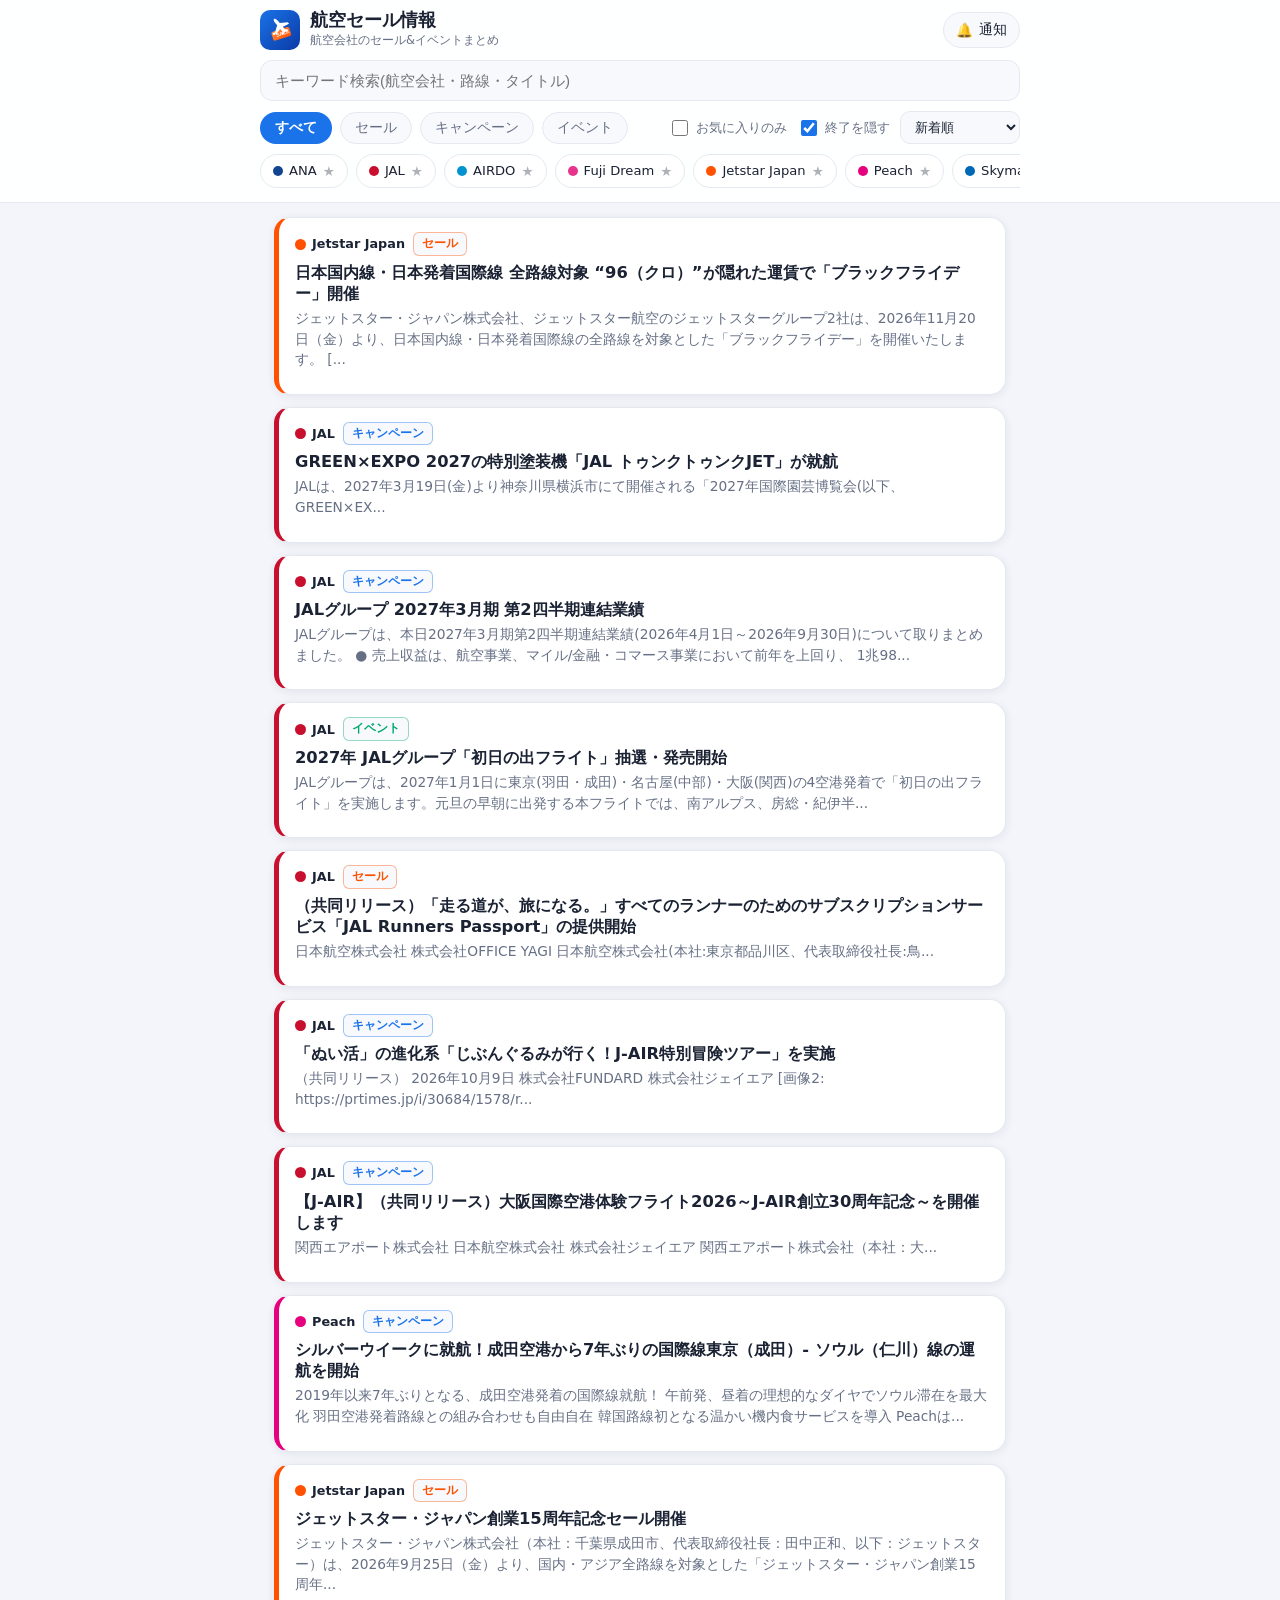
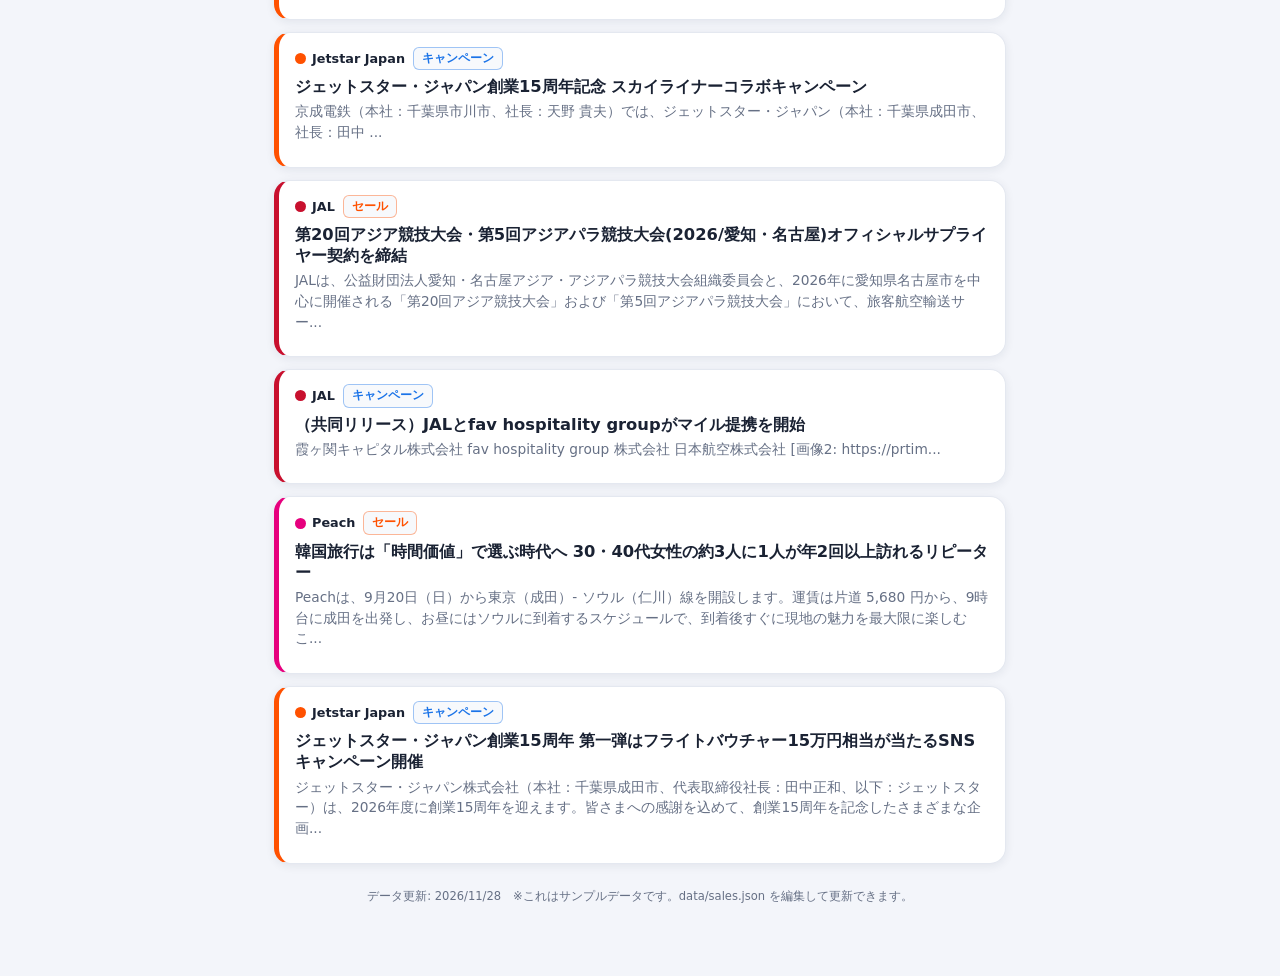
<file: index.html>
<!DOCTYPE html>
<html lang="ja">
<head>
  <meta charset="UTF-8" />
  <meta name="viewport" content="width=device-width, initial-scale=1, viewport-fit=cover" />
  <meta name="theme-color" content="#1a73e8" />
  <meta name="description" content="日本の航空会社のセール・イベント情報をまとめてチェック。" />
  <title>航空セール情報</title>
  <link rel="manifest" href="manifest.webmanifest" />
  <link rel="icon" href="icons/icon.svg" type="image/svg+xml" />
  <link rel="apple-touch-icon" href="icons/icon-192.png" />
  <link rel="stylesheet" href="css/styles.css" />
</head>
<body>
  <header class="app-header">
    <div class="header-inner">
      <div class="brand">
        <img src="icons/icon.svg" alt="" class="brand-logo" />
        <div class="brand-text">
          <h1>航空セール情報</h1>
          <p class="brand-sub">航空会社のセール&イベントまとめ</p>
        </div>
      </div>
      <button id="notifyBtn" class="notify-btn" type="button" title="新着通知を受け取る">
        <span class="bell">🔔</span><span class="notify-label">通知</span>
      </button>
    </div>

    <div class="search-row">
      <input id="searchInput" class="search-input" type="search"
             placeholder="キーワード検索(航空会社・路線・タイトル)" autocomplete="off" />
    </div>

    <div class="toolbar">
      <div class="chips" id="categoryChips" role="tablist" aria-label="種別">
        <button class="chip is-active" data-type="all">すべて</button>
        <button class="chip" data-type="セール">セール</button>
        <button class="chip" data-type="キャンペーン">キャンペーン</button>
        <button class="chip" data-type="イベント">イベント</button>
      </div>
      <div class="controls">
        <label class="fav-toggle">
          <input type="checkbox" id="favOnly" />
          <span>お気に入りのみ</span>
        </label>
        <label class="fav-toggle">
          <input type="checkbox" id="hideExpired" checked />
          <span>終了を隠す</span>
        </label>
        <select id="sortSelect" class="sort-select" aria-label="並び替え">
          <option value="new">新着順</option>
          <option value="deadline">締切が近い順</option>
        </select>
      </div>
    </div>

    <div class="airline-filter" id="airlineFilter" aria-label="航空会社で絞り込み"></div>
  </header>

  <main class="app-main">
    <div id="statusBar" class="status-bar" hidden></div>
    <div id="cardList" class="card-list" aria-live="polite"></div>
    <div id="emptyState" class="empty-state" hidden>
      <p>条件に合う情報が見つかりませんでした。</p>
      <button id="resetFilters" class="link-btn" type="button">絞り込みをリセット</button>
    </div>
    <p class="data-note" id="dataNote"></p>
  </main>

  <!-- 詳細モーダル -->
  <div id="detailModal" class="modal" hidden>
    <div class="modal-backdrop" data-close></div>
    <div class="modal-card" role="dialog" aria-modal="true" aria-labelledby="modalTitle">
      <button class="modal-close" type="button" data-close aria-label="閉じる">×</button>
      <div id="modalBody"></div>
    </div>
  </div>

  <div id="toast" class="toast" hidden></div>

  <script src="js/notifications.js"></script>
  <script src="js/app.js"></script>
</body>
</html>
</file>
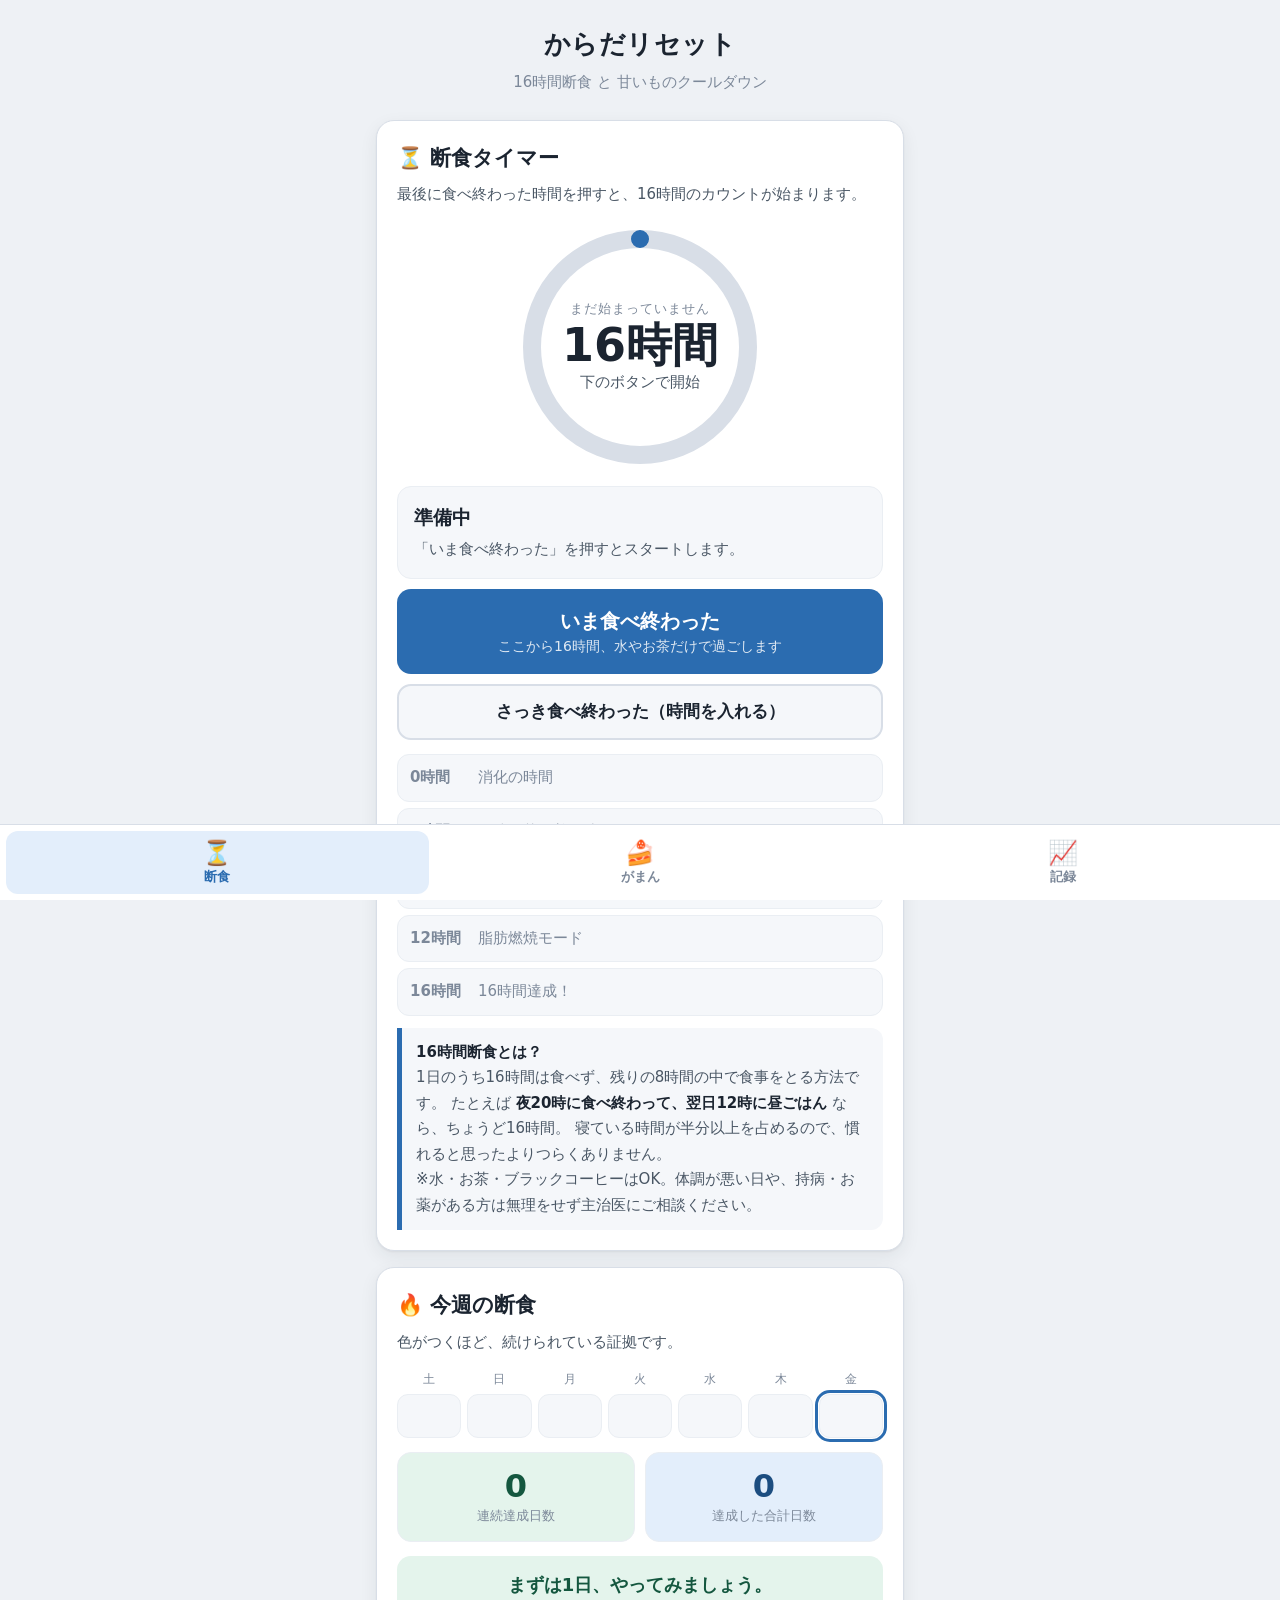
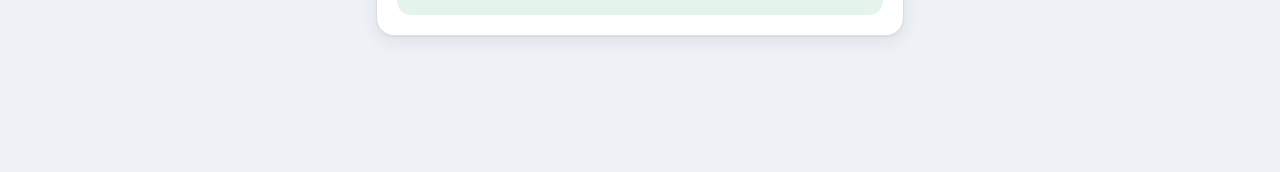
<file: danjiki/index.html>
<!DOCTYPE html>
<html lang="ja">
<head>
<meta charset="utf-8">
<meta name="viewport" content="width=device-width, initial-scale=1, viewport-fit=cover">
<meta name="theme-color" content="#2b6cb0">
<meta name="description" content="16時間断食のタイマーと、甘いものを食べたくなったときのクールダウン。がまんできた分が目に見えてたまっていくアプリです。">
<title>からだリセット — 16時間断食と甘いものクールダウン</title>
<link rel="manifest" href="manifest.webmanifest">
<link rel="icon" href="icons/icon.svg" type="image/svg+xml">
<style>
  :root{
    --paper:#eef1f5; --card:#ffffff; --card-2:#f5f7fa;
    --ink:#1b2430; --ink-soft:#4a5765; --muted:#7c8899;
    --line:#d8dee7; --line-soft:#eaeef3;

    --green:#1f7a5a; --green-bg:#e4f4ec; --green-ink:#14573f;
    --amber:#c97a14; --amber-bg:#fdf0da; --amber-ink:#8a5209;
    --orange:#c4552d; --orange-bg:#fbe7df; --orange-ink:#8c3a1d;
    --blue:#2b6cb0; --blue-bg:#e3eefb; --blue-ink:#1c4d80;
    --purple:#6b46c1; --purple-bg:#ece5fa; --purple-ink:#4c2f91;
    --red:#b3392a; --red-bg:#fbe4e1;

    --green-solid:#1f7a5a; --blue-solid:#2b6cb0; --solid-fg:#ffffff;

    --gothic:"Hiragino Sans","Hiragino Kaku Gothic ProN","Yu Gothic","Noto Sans JP",system-ui,sans-serif;
    --shadow:0 1px 2px rgba(27,36,48,.06), 0 6px 18px rgba(27,36,48,.07);
  }
  @media (prefers-color-scheme: dark){
    :root:not([data-theme="light"]){
      --paper:#14181d; --card:#1e242c; --card-2:#252c35;
      --ink:#f0f3f7; --ink-soft:#c0c9d4; --muted:#8b95a3;
      --line:#38414d; --line-soft:#2b323b;
      --green:#4cc08f; --green-bg:#17362a; --green-ink:#8fe0bd;
      --amber:#e0a33f; --amber-bg:#3a2d14; --amber-ink:#f2c777;
      --orange:#e8825a; --orange-bg:#3b2419; --orange-ink:#f4a884;
      --blue:#6aa9e8; --blue-bg:#1a2a3d; --blue-ink:#a8cdf2;
      --purple:#a78bfa; --purple-bg:#2a2340; --purple-ink:#c9b6fd;
      --red:#e0705e; --red-bg:#3a1f1b;
      --green-solid:#1d5c45; --blue-solid:#28517e; --solid-fg:#eef5ff;
      --shadow:0 1px 2px rgba(0,0,0,.35), 0 6px 18px rgba(0,0,0,.3);
    }
  }
  :root[data-theme="dark"]{
    --paper:#14181d; --card:#1e242c; --card-2:#252c35;
    --ink:#f0f3f7; --ink-soft:#c0c9d4; --muted:#8b95a3;
    --line:#38414d; --line-soft:#2b323b;
    --green:#4cc08f; --green-bg:#17362a; --green-ink:#8fe0bd;
    --amber:#e0a33f; --amber-bg:#3a2d14; --amber-ink:#f2c777;
    --orange:#e8825a; --orange-bg:#3b2419; --orange-ink:#f4a884;
    --blue:#6aa9e8; --blue-bg:#1a2a3d; --blue-ink:#a8cdf2;
    --purple:#a78bfa; --purple-bg:#2a2340; --purple-ink:#c9b6fd;
    --red:#e0705e; --red-bg:#3a1f1b;
    --green-solid:#1d5c45; --blue-solid:#28517e; --solid-fg:#eef5ff;
    --shadow:0 1px 2px rgba(0,0,0,.35), 0 6px 18px rgba(0,0,0,.3);
  }

  *{box-sizing:border-box}
  html,body{margin:0;padding:0}
  body{
    background:var(--paper); color:var(--ink);
    font-family:var(--gothic); font-size:18px; line-height:1.7;
    -webkit-text-size-adjust:100%;
  }
  .wrap{max-width:560px; margin:0 auto; padding:0 16px 120px}

  header{padding:22px 0 8px; text-align:center}
  header h1{font-size:26px; margin:0 0 4px; letter-spacing:.02em}
  header p{margin:0; color:var(--muted); font-size:15px}

  .card{
    background:var(--card); border:1px solid var(--line); border-radius:18px;
    padding:20px; margin:16px 0; box-shadow:var(--shadow);
  }
  .card h2{font-size:21px; margin:0 0 6px; display:flex; align-items:center; gap:8px}
  .lead{color:var(--ink-soft); font-size:15px; margin:0 0 14px}

  /* ボタン */
  .btn{
    display:block; width:100%; border:none; border-radius:14px;
    font-family:inherit; font-size:20px; font-weight:700; padding:18px 16px;
    cursor:pointer; margin-top:10px; line-height:1.4;
  }
  .btn-blue{background:var(--blue-solid); color:var(--solid-fg)}
  .btn-green{background:var(--green-solid); color:var(--solid-fg)}
  .btn-sub{background:var(--card-2); color:var(--ink); border:2px solid var(--line); font-size:17px; padding:14px}
  .btn small{display:block; font-size:14px; font-weight:400; opacity:.85; margin-top:2px}
  .btn:active{transform:translateY(1px)}
  .row2{display:grid; grid-template-columns:1fr 1fr; gap:10px}
  .row2 .btn{margin-top:0}

  /* タブ */
  nav.tabs{
    position:fixed; left:0; right:0; bottom:0; z-index:20;
    background:var(--card); border-top:1px solid var(--line);
    display:flex; padding:6px 6px calc(6px + env(safe-area-inset-bottom));
  }
  nav.tabs button{
    flex:1; background:none; border:none; font-family:inherit; cursor:pointer;
    color:var(--muted); font-size:13px; font-weight:700; padding:8px 2px; border-radius:12px;
  }
  nav.tabs button .ic{display:block; font-size:24px; line-height:1.2}
  nav.tabs button[aria-selected="true"]{color:var(--blue); background:var(--blue-bg)}

  /* 断食リング */
  .ring-wrap{display:flex; justify-content:center; margin:6px 0 4px}
  .ring{position:relative; width:250px; height:250px}
  .ring svg{transform:rotate(-90deg)}
  .ring-center{
    position:absolute; inset:0; display:flex; flex-direction:column;
    align-items:center; justify-content:center; text-align:center;
  }
  .ring-big{font-size:46px; font-weight:800; line-height:1.1; font-variant-numeric:tabular-nums}
  .ring-sub{font-size:15px; color:var(--ink-soft)}
  .ring-label{font-size:13px; color:var(--muted); letter-spacing:.08em}

  .stage{
    border-radius:14px; padding:14px 16px; margin-top:14px;
    background:var(--blue-bg); border:1px solid var(--line-soft);
  }
  .stage b{font-size:19px; display:block}
  .stage span{font-size:15px; color:var(--ink-soft)}

  .steps{list-style:none; margin:14px 0 0; padding:0}
  .steps li{
    display:flex; gap:12px; align-items:flex-start;
    padding:10px 12px; border-radius:12px; margin-bottom:6px;
    background:var(--card-2); border:1px solid var(--line-soft);
    font-size:15px; color:var(--muted);
  }
  .steps li .h{font-weight:800; min-width:56px; font-variant-numeric:tabular-nums}
  .steps li.done{background:var(--green-bg); color:var(--green-ink); border-color:transparent}
  .steps li.now{background:var(--amber-bg); color:var(--amber-ink); border-color:var(--amber); font-weight:700}

  /* 数字カード */
  .stats{display:grid; grid-template-columns:1fr 1fr; gap:10px; margin-top:4px}
  .stat{
    background:var(--card-2); border:1px solid var(--line-soft);
    border-radius:14px; padding:14px; text-align:center;
  }
  .stat .n{font-size:32px; font-weight:800; line-height:1.2; font-variant-numeric:tabular-nums}
  .stat .t{font-size:13px; color:var(--muted)}
  .stat .u{font-size:15px; font-weight:700}
  .stat.g{background:var(--green-bg)} .stat.g .n{color:var(--green-ink)}
  .stat.b{background:var(--blue-bg)} .stat.b .n{color:var(--blue-ink)}
  .stat.p{background:var(--purple-bg)} .stat.p .n{color:var(--purple-ink)}
  .stat.a{background:var(--amber-bg)} .stat.a .n{color:var(--amber-ink)}

  /* カレンダー */
  .week{display:grid; grid-template-columns:repeat(7,1fr); gap:6px; margin-top:12px}
  .day{text-align:center; font-size:12px; color:var(--muted)}
  .day .mark{
    margin-top:4px; height:44px; border-radius:11px; display:flex;
    align-items:center; justify-content:center; font-size:20px;
    background:var(--card-2); border:1px solid var(--line-soft);
  }
  .day .mark.ok{background:var(--green-bg); border-color:transparent}
  .day .mark.mid{background:var(--amber-bg); border-color:transparent}
  .day .mark.today{outline:3px solid var(--blue); outline-offset:1px}

  /* グラフ */
  .bars{display:flex; align-items:flex-end; gap:8px; height:130px; margin-top:12px}
  .bars .b{flex:1; display:flex; flex-direction:column; justify-content:flex-end; height:100%}
  .bars .b i{display:block; background:var(--blue); border-radius:6px 6px 0 0; min-height:4px}
  .bars .b i.ok{background:var(--green)}
  .bars .b em{font-style:normal; font-size:11px; color:var(--muted); text-align:center; margin-top:4px}
  .bars .b u{text-decoration:none; font-size:12px; font-weight:700; text-align:center; color:var(--ink-soft)}

  /* クールダウン */
  .countdown{text-align:center; padding:8px 0}
  .countdown .t{font-size:58px; font-weight:800; font-variant-numeric:tabular-nums; line-height:1.1; color:var(--amber-ink)}
  .countdown .msg{font-size:17px; color:var(--ink-soft); margin-top:8px; min-height:3.4em}

  .chips{display:flex; flex-wrap:wrap; gap:8px; margin:10px 0 2px}
  .chip{
    background:var(--card-2); border:2px solid var(--line); color:var(--ink);
    border-radius:999px; padding:8px 14px; font-size:16px; font-family:inherit; cursor:pointer;
  }
  .chip[aria-pressed="true"]{background:var(--blue-bg); border-color:var(--blue); color:var(--blue-ink); font-weight:700}

  .note{
    background:var(--card-2); border-left:5px solid var(--blue);
    border-radius:0 12px 12px 0; padding:12px 14px; font-size:15px;
    color:var(--ink-soft); margin-top:12px;
  }
  .note b{color:var(--ink)}

  .list{margin-top:10px}
  .item{
    display:flex; justify-content:space-between; align-items:center; gap:10px;
    padding:12px 14px; border-radius:12px; background:var(--card-2);
    border:1px solid var(--line-soft); margin-bottom:8px; font-size:15px;
  }
  .item .l{display:flex; gap:10px; align-items:center}
  .item .ic{font-size:22px}
  .item .when{color:var(--muted); font-size:13px}
  .badge{font-size:13px; font-weight:700; padding:4px 10px; border-radius:999px}
  .badge.ok{background:var(--green-bg); color:var(--green-ink)}
  .badge.ng{background:var(--amber-bg); color:var(--amber-ink)}

  input[type="time"], input[type="number"], input[type="date"]{
    font-family:inherit; font-size:18px; padding:12px; border-radius:12px;
    border:2px solid var(--line); background:var(--card-2); color:var(--ink); width:100%;
  }
  label.f{display:block; font-size:15px; font-weight:700; margin:12px 0 4px}

  .cheer{
    text-align:center; font-size:18px; font-weight:700; color:var(--green-ink);
    background:var(--green-bg); border-radius:14px; padding:14px; margin-top:14px;
  }
  .hidden{display:none !important}
  footer{text-align:center; color:var(--muted); font-size:13px; padding:10px 0 0}
  .linkbtn{background:none;border:none;color:var(--blue);font-family:inherit;font-size:14px;cursor:pointer;text-decoration:underline;padding:4px}
</style>
</head>
<body>
<div class="wrap">

<header>
  <h1>からだリセット</h1>
  <p>16時間断食 と 甘いものクールダウン</p>
</header>

<!-- ===================== 断食タブ ===================== -->
<section id="tab-fast">

  <div class="card">
    <h2>⏳ 断食タイマー</h2>
    <p class="lead" id="fastLead">最後に食べ終わった時間を押すと、16時間のカウントが始まります。</p>

    <div class="ring-wrap">
      <div class="ring">
        <svg width="250" height="250" viewBox="0 0 250 250">
          <circle cx="125" cy="125" r="108" fill="none" stroke="var(--line)" stroke-width="18"/>
          <circle id="ringArc" cx="125" cy="125" r="108" fill="none" stroke="var(--blue)"
                  stroke-width="18" stroke-linecap="round"
                  stroke-dasharray="678.6" stroke-dashoffset="678.6"/>
        </svg>
        <div class="ring-center">
          <div class="ring-label" id="ringLabel">まだ始まっていません</div>
          <div class="ring-big" id="ringBig">--:--</div>
          <div class="ring-sub" id="ringSub">下のボタンで開始</div>
        </div>
      </div>
    </div>

    <div class="stage" id="stageBox">
      <b id="stageTitle">準備中</b>
      <span id="stageText">「いま食べ終わった」を押すとスタートします。</span>
    </div>

    <div id="fastIdle">
      <button class="btn btn-blue" id="btnStartNow">いま食べ終わった<small>ここから16時間、水やお茶だけで過ごします</small></button>
      <button class="btn btn-sub" id="btnStartPast">さっき食べ終わった（時間を入れる）</button>
      <div id="pastBox" class="hidden">
        <label class="f">食べ終わった時間</label>
        <input type="time" id="pastTime">
        <button class="btn btn-blue" id="btnStartPastGo">この時間で始める</button>
      </div>
    </div>

    <div id="fastRunning" class="hidden">
      <button class="btn btn-green" id="btnEatNow">食事を再開する（断食おわり）<small>16時間たっていなくても記録は残ります</small></button>
      <button class="btn btn-sub" id="btnCancel">まちがえた・やり直す</button>
    </div>

    <ul class="steps" id="steps"></ul>

    <div class="note">
      <b>16時間断食とは？</b><br>
      1日のうち16時間は食べず、残りの8時間の中で食事をとる方法です。
      たとえば <b>夜20時に食べ終わって、翌日12時に昼ごはん</b> なら、ちょうど16時間。
      寝ている時間が半分以上を占めるので、慣れると思ったよりつらくありません。<br>
      ※水・お茶・ブラックコーヒーはOK。体調が悪い日や、持病・お薬がある方は無理をせず主治医にご相談ください。
    </div>
  </div>

  <div class="card">
    <h2>🔥 今週の断食</h2>
    <p class="lead">色がつくほど、続けられている証拠です。</p>
    <div class="week" id="weekFast"></div>
    <div class="stats" style="margin-top:14px">
      <div class="stat g"><div class="n" id="stFastStreak">0</div><div class="t">連続達成日数</div></div>
      <div class="stat b"><div class="n" id="stFastTotal">0</div><div class="t">達成した合計日数</div></div>
    </div>
    <div class="cheer" id="fastCheer">まずは1日、やってみましょう。</div>
  </div>
</section>

<!-- ===================== がまんタブ ===================== -->
<section id="tab-sweet" class="hidden">

  <div class="card" id="cravingIdle">
    <h2>🍰 甘いものが食べたい</h2>
    <p class="lead">
      食べたい気持ちのピークは、たいてい<b>10分ほどで落ち着きます</b>。
      まず10分だけ、あずけてみませんか。
    </p>
    <div class="chips" id="tagChips">
      <button class="chip" data-tag="チョコ・お菓子">チョコ・お菓子</button>
      <button class="chip" data-tag="ケーキ・菓子パン">ケーキ・菓子パン</button>
      <button class="chip" data-tag="アイス">アイス</button>
      <button class="chip" data-tag="ジュース">ジュース</button>
      <button class="chip" data-tag="ごはんのおかわり">おかわり・ドカ食い</button>
      <button class="chip" data-tag="そのほか">そのほか</button>
    </div>
    <button class="btn btn-blue" id="btnCool">10分だけ待ってみる<small>タイマーが終わったら、食べるか決めます</small></button>
    <button class="btn btn-sub" id="btnAteNow">もう食べた（正直に記録する）</button>
  </div>

  <div class="card hidden" id="cravingRunning">
    <h2>🌊 ひと息つきましょう</h2>
    <div class="countdown">
      <div class="t" id="cdTime">10:00</div>
      <div class="msg" id="cdMsg"></div>
    </div>
    <button class="btn btn-green" id="btnResisted">気持ちが落ち着いた・やめておく</button>
    <button class="btn btn-sub" id="btnAte">やっぱり食べる</button>
    <div class="note">
      <b>待っている間におすすめ</b><br>
      コップ1杯の水を飲む／歯をみがく／外の空気を吸う／ここまでためた「がまん貯金」を見る。
      のどの渇きを空腹とまちがえていることも、けっこうあります。
    </div>
  </div>

  <div class="card">
    <h2>🏆 がまん貯金</h2>
    <p class="lead">やめておけた回数が、そのまま数字になってたまります。</p>
    <div class="stats">
      <div class="stat g"><div class="n" id="stWin">0</div><div class="t">やめておけた回数</div></div>
      <div class="stat b"><div class="n" id="stKcal">0</div><div class="t">減らせたカロリー（kcal）</div></div>
      <div class="stat p"><div class="n" id="stSugar">0</div><div class="t">減らせた砂糖（スティック本）</div></div>
      <div class="stat a"><div class="n" id="stYen">0</div><div class="t">うかせたお金（円）</div></div>
    </div>
    <div class="note">
      1回がまん＝おかし約200kcal・砂糖15g（スティックシュガー5本）・150円 として計算しています。
      おおよその目安です。
    </div>
    <div class="cheer" id="sweetCheer">はじめの1回が、いちばん効きます。</div>
  </div>

  <div class="card">
    <h2>📋 さいきんの記録</h2>
    <p class="lead">食べた日があっても大丈夫。続いていることが大事です。</p>
    <div class="list" id="cravingList"></div>
  </div>
</section>

<!-- ===================== 記録タブ ===================== -->
<section id="tab-log" class="hidden">

  <div class="card">
    <h2>📈 この7日間</h2>
    <p class="lead">青い棒が断食できた時間。16時間に届くと緑になります。</p>
    <div class="bars" id="bars"></div>
    <p class="lead hidden" id="barsEmpty" style="margin-top:12px">
      まだ記録がありません。「断食」タブで1回終えると、ここに棒が立ちます。
    </p>
  </div>

  <div class="card">
    <h2>⚖️ 体重</h2>
    <p class="lead">毎日でなくて大丈夫。朝いちばん、同じ条件ではかると比べやすいです。</p>
    <label class="f">今日の体重（kg）</label>
    <input type="number" id="wInput" step="0.1" inputmode="decimal" placeholder="例：58.4">
    <button class="btn btn-blue" id="btnWeight">記録する</button>
    <div id="weightArea"></div>
  </div>

  <div class="card">
    <h2>🎖️ ごほうびバッジ</h2>
    <p class="lead">続けるほど増えていきます。</p>
    <div id="badges" style="display:flex;flex-wrap:wrap;gap:8px"></div>
  </div>

  <div class="card">
    <h2>⚙️ 設定</h2>
    <label class="f">断食の目標時間</label>
    <input type="number" id="goalInput" min="12" max="20" step="1">
    <button class="btn btn-sub" id="btnGoal">この時間にする</button>
    <p class="lead" style="margin-top:14px">
      記録はこの端末の中だけに保存されます。どこにも送られません。
    </p>
    <button class="linkbtn" id="btnReset">すべての記録を消す</button>
  </div>

  <footer>からだリセット — つくった記録は端末内に保存されます</footer>
</section>

</div>

<nav class="tabs" role="tablist">
  <button role="tab" data-tab="fast" aria-selected="true"><span class="ic">⏳</span>断食</button>
  <button role="tab" data-tab="sweet" aria-selected="false"><span class="ic">🍰</span>がまん</button>
  <button role="tab" data-tab="log" aria-selected="false"><span class="ic">📈</span>記録</button>
</nav>

<script>
(function(){
  "use strict";

  // ---------- 保存まわり ----------
  var KEY = "karada-reset-v1";
  var KCAL = 200, SUGAR_STICK = 5, YEN = 150; // がまん1回ぶんの目安
  var COOL_MIN = 10;

  var S = load();
  function load(){
    var d = { goal:16, fastStart:null, fasts:[], cravings:[], craving:null, weights:[] };
    try{
      var raw = localStorage.getItem(KEY);
      if(raw){ var o = JSON.parse(raw); for(var k in d){ if(o[k]!==undefined) d[k]=o[k]; } }
    }catch(e){}
    return d;
  }
  function save(){ try{ localStorage.setItem(KEY, JSON.stringify(S)); }catch(e){} }

  // ---------- 日付ヘルパー ----------
  function ymd(t){ var d = new Date(t); return d.getFullYear()+"-"+pad(d.getMonth()+1)+"-"+pad(d.getDate()); }
  function pad(n){ return (n<10?"0":"")+n; }
  function todayKey(){ return ymd(Date.now()); }
  function hhmm(t){ var d=new Date(t); return pad(d.getHours())+":"+pad(d.getMinutes()); }

  // ---------- 断食の段階 ----------
  var STAGES = [
    {h:0,  title:"消化の時間",         text:"食べたものを消化しています。まだ体は「食事モード」です。", color:"var(--blue-bg)"},
    {h:4,  title:"血糖が落ち着く時間", text:"血糖値が下がってきました。眠気やだるさが引いてくるころです。", color:"var(--blue-bg)"},
    {h:8,  title:"脂肪を使いはじめる", text:"体にためた糖を使い切り、脂肪をエネルギーに切り替えはじめます。", color:"var(--amber-bg)"},
    {h:12, title:"脂肪燃焼モード",     text:"ここからが本番。脂肪がしっかり使われる時間帯です。", color:"var(--amber-bg)"},
    {h:16, title:"16時間達成！",       text:"おつかれさまでした。ゆっくり、消化のよいものから食べましょう。", color:"var(--green-bg)"}
  ];

  var COOL_MSGS = [
    "いま感じているのは「本当の空腹」でしょうか。まずは水をひと口。",
    "食べたい波は、上がって、そして必ず下がります。もう少しだけ。",
    "10分後の自分は「待ってよかった」と思うはずです。",
    "がまんではなく「今はやめておく」。それだけで十分です。",
    "ここで一度立ち上がって、体を伸ばしてみましょう。",
    "あと少し。今日のあなたは、もう十分よくやっています。"
  ];

  // ---------- 要素 ----------
  var $ = function(id){ return document.getElementById(id); };

  // ---------- タブ ----------
  var tabBtns = document.querySelectorAll('nav.tabs button');
  Array.prototype.forEach.call(tabBtns, function(b){
    b.addEventListener('click', function(){
      Array.prototype.forEach.call(tabBtns, function(x){ x.setAttribute('aria-selected', x===b ? 'true':'false'); });
      ['fast','sweet','log'].forEach(function(n){
        $('tab-'+n).classList.toggle('hidden', n !== b.dataset.tab);
      });
      window.scrollTo(0,0);
      render();
    });
  });

  // ================= 断食 =================
  function goalMs(){ return S.goal*3600*1000; }

  $('btnStartNow').addEventListener('click', function(){ startFast(Date.now()); });
  $('btnStartPast').addEventListener('click', function(){
    var box = $('pastBox'); box.classList.toggle('hidden');
    if(!box.classList.contains('hidden')) $('pastTime').value = hhmm(Date.now());
  });
  $('btnStartPastGo').addEventListener('click', function(){
    var v = $('pastTime').value; if(!v){ return; }
    var p = v.split(':'); var d = new Date();
    d.setHours(+p[0], +p[1], 0, 0);
    if(d.getTime() > Date.now()) d.setDate(d.getDate()-1); // 未来なら前日ぶん
    startFast(d.getTime());
    $('pastBox').classList.add('hidden');
  });
  function startFast(t){ S.fastStart = t; save(); render(); }

  $('btnCancel').addEventListener('click', function(){
    if(confirm('いまのカウントを取り消しますか？（記録は残りません）')){ S.fastStart=null; save(); render(); }
  });
  $('btnEatNow').addEventListener('click', function(){
    var end = Date.now();
    var hours = (end - S.fastStart)/3600000;
    S.fasts.push({ start:S.fastStart, end:end, hours:Math.round(hours*10)/10, date:ymd(end) });
    S.fastStart = null; save(); render();
    if(hours >= S.goal) alert('🎉 '+S.goal+'時間、達成です！\nよくがんばりました。');
    else alert('おつかれさまでした。\n今回は '+(Math.round(hours*10)/10)+' 時間でした。記録に残しておきます。');
  });

  function renderFast(){
    var running = !!S.fastStart;
    $('fastIdle').classList.toggle('hidden', running);
    $('fastRunning').classList.toggle('hidden', !running);

    var elapsed = running ? (Date.now() - S.fastStart) : 0;
    var hoursNow = elapsed/3600000;
    var pct = Math.max(0, Math.min(1, elapsed/goalMs()));
    var C = 2*Math.PI*108;
    var arc = $('ringArc');
    arc.setAttribute('stroke-dashoffset', String(C*(1-pct)));
    arc.setAttribute('stroke', pct>=1 ? 'var(--green)' : (hoursNow>=8 ? 'var(--amber)' : 'var(--blue)'));

    if(running){
      var left = goalMs() - elapsed;
      $('ringLabel').textContent = pct>=1 ? 'もくひょう達成' : '目標まで あと';
      if(left > 0){
        var h = Math.floor(left/3600000), m = Math.floor((left%3600000)/60000);
        $('ringBig').textContent = h+"時間"+pad(m)+"分";
      }else{
        $('ringBig').textContent = "達成 🎉";
      }
      $('ringSub').textContent = "経過 "+(Math.floor(hoursNow))+"時間"+pad(Math.floor((elapsed%3600000)/60000))+"分 ／ "+hhmm(S.fastStart)+"から";
      $('fastLead').textContent = "水・お茶・ブラックコーヒーはOKです。";
    }else{
      $('ringLabel').textContent = 'まだ始まっていません';
      $('ringBig').textContent = S.goal+"時間";
      $('ringSub').textContent = '下のボタンで開始';
      $('fastLead').textContent = '最後に食べ終わった時間を押すと、'+S.goal+'時間のカウントが始まります。';
    }

    // 段階
    var cur = STAGES[0], idx = 0;
    for(var i=0;i<STAGES.length;i++){ if(hoursNow >= STAGES[i].h){ cur = STAGES[i]; idx = i; } }
    if(!running){ $('stageTitle').textContent = '準備中'; $('stageText').textContent = '「いま食べ終わった」を押すとスタートします。'; $('stageBox').style.background='var(--card-2)'; }
    else { $('stageTitle').textContent = cur.title; $('stageText').textContent = cur.text; $('stageBox').style.background = cur.color; }

    // ステップ一覧
    var html = '';
    for(var j=0;j<STAGES.length;j++){
      var st = STAGES[j];
      var cls = !running ? '' : (j < idx ? 'done' : (j === idx ? 'now' : ''));
      html += '<li class="'+cls+'"><span class="h">'+st.h+'時間</span><span>'+st.title+
              (cls==='now' ? '　←いまここ' : (cls==='done' ? '　✓' : ''))+'</span></li>';
    }
    $('steps').innerHTML = html;

    // 今週カレンダー
    var week = '', names = ['日','月','火','水','木','金','土'];
    var base = new Date(); base.setHours(0,0,0,0);
    for(var d=6; d>=0; d--){
      var day = new Date(base.getTime() - d*86400000);
      var key = ymd(day.getTime());
      var best = 0;
      S.fasts.forEach(function(f){ if(f.date===key && f.hours>best) best=f.hours; });
      var mk = best >= S.goal ? 'ok' : (best >= 12 ? 'mid' : '');
      var icon = best >= S.goal ? '🔥' : (best >= 12 ? '◎' : (best>0 ? '·' : ''));
      week += '<div class="day">'+names[day.getDay()]+
              '<div class="mark '+mk+(d===0?' today':'')+'">'+icon+'</div></div>';
    }
    $('weekFast').innerHTML = week;

    $('stFastStreak').textContent = streak();
    $('stFastTotal').textContent = S.fasts.filter(function(f){ return f.hours >= S.goal; }).length;

    var s = streak();
    $('fastCheer').textContent =
      s >= 7 ? '🔥 '+s+'日連続！ 習慣になってきましたね。' :
      s >= 3 ? '👏 '+s+'日連続。いちばん大変な時期を越えつつあります。' :
      s >= 1 ? '✨ '+s+'日連続。今日もこの調子で。' :
               'まずは1日、やってみましょう。';
  }

  function streak(){
    var days = {};
    S.fasts.forEach(function(f){ if(f.hours >= S.goal) days[f.date]=true; });
    var n=0, d=new Date(); d.setHours(0,0,0,0);
    if(!days[ymd(d.getTime())]) d = new Date(d.getTime()-86400000); // 今日まだでも昨日から数える
    while(days[ymd(d.getTime())]){ n++; d = new Date(d.getTime()-86400000); }
    return n;
  }

  // ================= 甘いもの =================
  var selTag = 'そのほか';
  Array.prototype.forEach.call(document.querySelectorAll('#tagChips .chip'), function(c){
    c.addEventListener('click', function(){
      Array.prototype.forEach.call(document.querySelectorAll('#tagChips .chip'), function(x){ x.setAttribute('aria-pressed','false'); });
      c.setAttribute('aria-pressed','true'); selTag = c.dataset.tag;
    });
  });

  $('btnCool').addEventListener('click', function(){
    S.craving = { start:Date.now(), endsAt: Date.now()+COOL_MIN*60000, tag:selTag };
    save(); render();
  });
  $('btnAteNow').addEventListener('click', function(){ logCraving('ate', selTag); });
  $('btnResisted').addEventListener('click', function(){
    var tag = S.craving ? S.craving.tag : selTag;
    S.craving = null; logCraving('win', tag);
    alert('🏆 よくやりました！\nがまん貯金がたまりました。');
  });
  $('btnAte').addEventListener('click', function(){
    var tag = S.craving ? S.craving.tag : selTag;
    S.craving = null; logCraving('ate', tag);
  });
  function logCraving(result, tag){
    S.cravings.unshift({ t:Date.now(), result:result, tag:tag });
    if(S.cravings.length > 200) S.cravings.length = 200;
    save(); render();
  }

  function renderSweet(){
    var run = !!(S.craving);
    $('cravingIdle').classList.toggle('hidden', run);
    $('cravingRunning').classList.toggle('hidden', !run);

    if(run){
      var left = S.craving.endsAt - Date.now();
      if(left < 0) left = 0;
      var m = Math.floor(left/60000), s = Math.floor((left%60000)/1000);
      $('cdTime').textContent = m+":"+pad(s);
      var idx = Math.min(COOL_MSGS.length-1, Math.floor((COOL_MIN*60000-left)/(COOL_MIN*60000/COOL_MSGS.length)));
      $('cdMsg').textContent = left===0 ? '⏰ 10分たちました。いまの気持ちはどうですか？' : COOL_MSGS[idx];
      $('cdTime').style.color = left===0 ? 'var(--green-ink)' : 'var(--amber-ink)';
    }

    var wins = S.cravings.filter(function(c){ return c.result==='win'; }).length;
    $('stWin').textContent = wins;
    $('stKcal').textContent = (wins*KCAL).toLocaleString('ja-JP');
    $('stSugar').textContent = wins*SUGAR_STICK;
    $('stYen').textContent = (wins*YEN).toLocaleString('ja-JP');

    $('sweetCheer').textContent =
      wins >= 30 ? '🏅 '+wins+'回！ ごはん約'+Math.round(wins*KCAL/600)+'食ぶんのカロリーを手放しました。' :
      wins >= 10 ? '💪 '+wins+'回やめておけました。体は確実に変わっています。' :
      wins >= 1  ? '🌱 '+wins+'回。その積み重ねが効いてきます。' :
                   'はじめの1回が、いちばん効きます。';

    var list = '';
    S.cravings.slice(0,12).forEach(function(c){
      var ok = c.result==='win';
      list += '<div class="item"><div class="l"><span class="ic">'+(ok?'🏆':'🍩')+'</span><div>'+
              '<div>'+esc(c.tag)+'</div><div class="when">'+fmtWhen(c.t)+'</div></div></div>'+
              '<span class="badge '+(ok?'ok':'ng')+'">'+(ok?'やめておけた':'食べた')+'</span></div>';
    });
    $('cravingList').innerHTML = list || '<p class="lead">まだ記録はありません。</p>';
  }
  function esc(s){ return String(s).replace(/[<>&]/g, function(c){ return {'<':'&lt;','>':'&gt;','&':'&amp;'}[c]; }); }
  function fmtWhen(t){
    var d = new Date(t), k = ymd(t);
    var label = k===todayKey() ? '今日' : (k===ymd(Date.now()-86400000) ? '昨日' : (d.getMonth()+1)+'月'+d.getDate()+'日');
    return label+' '+hhmm(t);
  }

  // ================= 記録 =================
  $('btnWeight').addEventListener('click', function(){
    var v = parseFloat($('wInput').value);
    if(!v || v<20 || v>250){ alert('体重を数字で入れてください（例：58.4）'); return; }
    S.weights = S.weights.filter(function(w){ return w.date !== todayKey(); });
    S.weights.push({ date:todayKey(), kg:Math.round(v*10)/10 });
    S.weights.sort(function(a,b){ return a.date < b.date ? -1 : 1; });
    $('wInput').value = ''; save(); render();
  });
  $('btnGoal').addEventListener('click', function(){
    var v = parseInt($('goalInput').value,10);
    if(!v || v<12 || v>20){ alert('12〜20の数字を入れてください。'); return; }
    S.goal = v; save(); render(); alert('目標を '+v+' 時間にしました。');
  });
  $('btnReset').addEventListener('click', function(){
    if(confirm('すべての記録を消します。よろしいですか？（元に戻せません）')){
      S = { goal:16, fastStart:null, fasts:[], cravings:[], craving:null, weights:[] };
      save(); render();
    }
  });

  function renderLog(){
    $('goalInput').value = S.goal;

    // 7日棒グラフ
    var bars = '', names=['日','月','火','水','木','金','土'];
    var base = new Date(); base.setHours(0,0,0,0);
    for(var d=6; d>=0; d--){
      var day = new Date(base.getTime()-d*86400000), key = ymd(day.getTime());
      var best = 0;
      S.fasts.forEach(function(f){ if(f.date===key && f.hours>best) best=f.hours; });
      var h = Math.round(Math.min(best,20)/20*100);
      bars += '<div class="b"><u>'+(best?best+'h':'')+'</u><i class="'+(best>=S.goal?'ok':'')+'" style="height:'+h+'%"></i>'+
              '<em>'+names[day.getDay()]+'</em></div>';
    }
    $('bars').innerHTML = bars;
    var noFast = S.fasts.length === 0;
    $('barsEmpty').classList.toggle('hidden', !noFast);
    $('bars').classList.toggle('hidden', noFast);

    // 体重
    var w = S.weights.slice(-14);
    if(w.length===0){ $('weightArea').innerHTML = '<p class="lead" style="margin-top:14px">まだ記録がありません。</p>'; }
    else{
      var first=w[0].kg, last=w[w.length-1].kg, diff=Math.round((last-first)*10)/10;
      var max=Math.max.apply(null,w.map(function(x){return x.kg;}));
      var min=Math.min.apply(null,w.map(function(x){return x.kg;}));
      var span = Math.max(1, max-min);
      var g = '<div class="bars" style="height:110px;margin-top:16px">';
      w.forEach(function(x){
        var hh = Math.round(((x.kg-min)/span*70)+30);
        g += '<div class="b"><i style="height:'+hh+'%;background:var(--purple)"></i><em>'+(+x.date.slice(8))+'</em></div>';
      });
      g += '</div>';
      g += '<div class="stats" style="margin-top:14px">'+
           '<div class="stat p"><div class="n">'+last+'<span class="u">kg</span></div><div class="t">いちばん新しい記録</div></div>'+
           '<div class="stat '+(diff<=0?'g':'a')+'"><div class="n">'+(diff>0?'+':'')+diff+'<span class="u">kg</span></div><div class="t">最初の記録からの変化</div></div></div>';
      $('weightArea').innerHTML = g;
    }

    // バッジ
    var wins = S.cravings.filter(function(c){ return c.result==='win'; }).length;
    var done = S.fasts.filter(function(f){ return f.hours>=S.goal; }).length;
    var defs = [
      ['🌱','はじめの一歩', done>=1 || wins>=1],
      ['🔥','断食3日達成',  done>=3],
      ['🏅','断食10日達成', done>=10],
      ['👑','断食30日達成', done>=30],
      ['🍬','がまん5回',    wins>=5],
      ['💎','がまん20回',   wins>=20],
      ['⚡','3日連続',      streak()>=3],
      ['🌟','7日連続',      streak()>=7]
    ];
    $('badges').innerHTML = defs.map(function(b){
      var got = b[2];
      return '<div style="flex:1 1 30%;text-align:center;padding:12px 6px;border-radius:14px;'+
             'background:'+(got?'var(--amber-bg)':'var(--card-2)')+';border:1px solid var(--line-soft);'+
             'opacity:'+(got?1:.45)+'"><div style="font-size:30px">'+(got?b[0]:'🔒')+'</div>'+
             '<div style="font-size:12px;font-weight:700">'+b[1]+'</div></div>';
    }).join('');
  }

  // ---------- 全体描画 ----------
  function render(){ renderFast(); renderSweet(); renderLog(); }
  render();
  setInterval(render, 1000);

})();
</script>
</body>
</html>
</file>
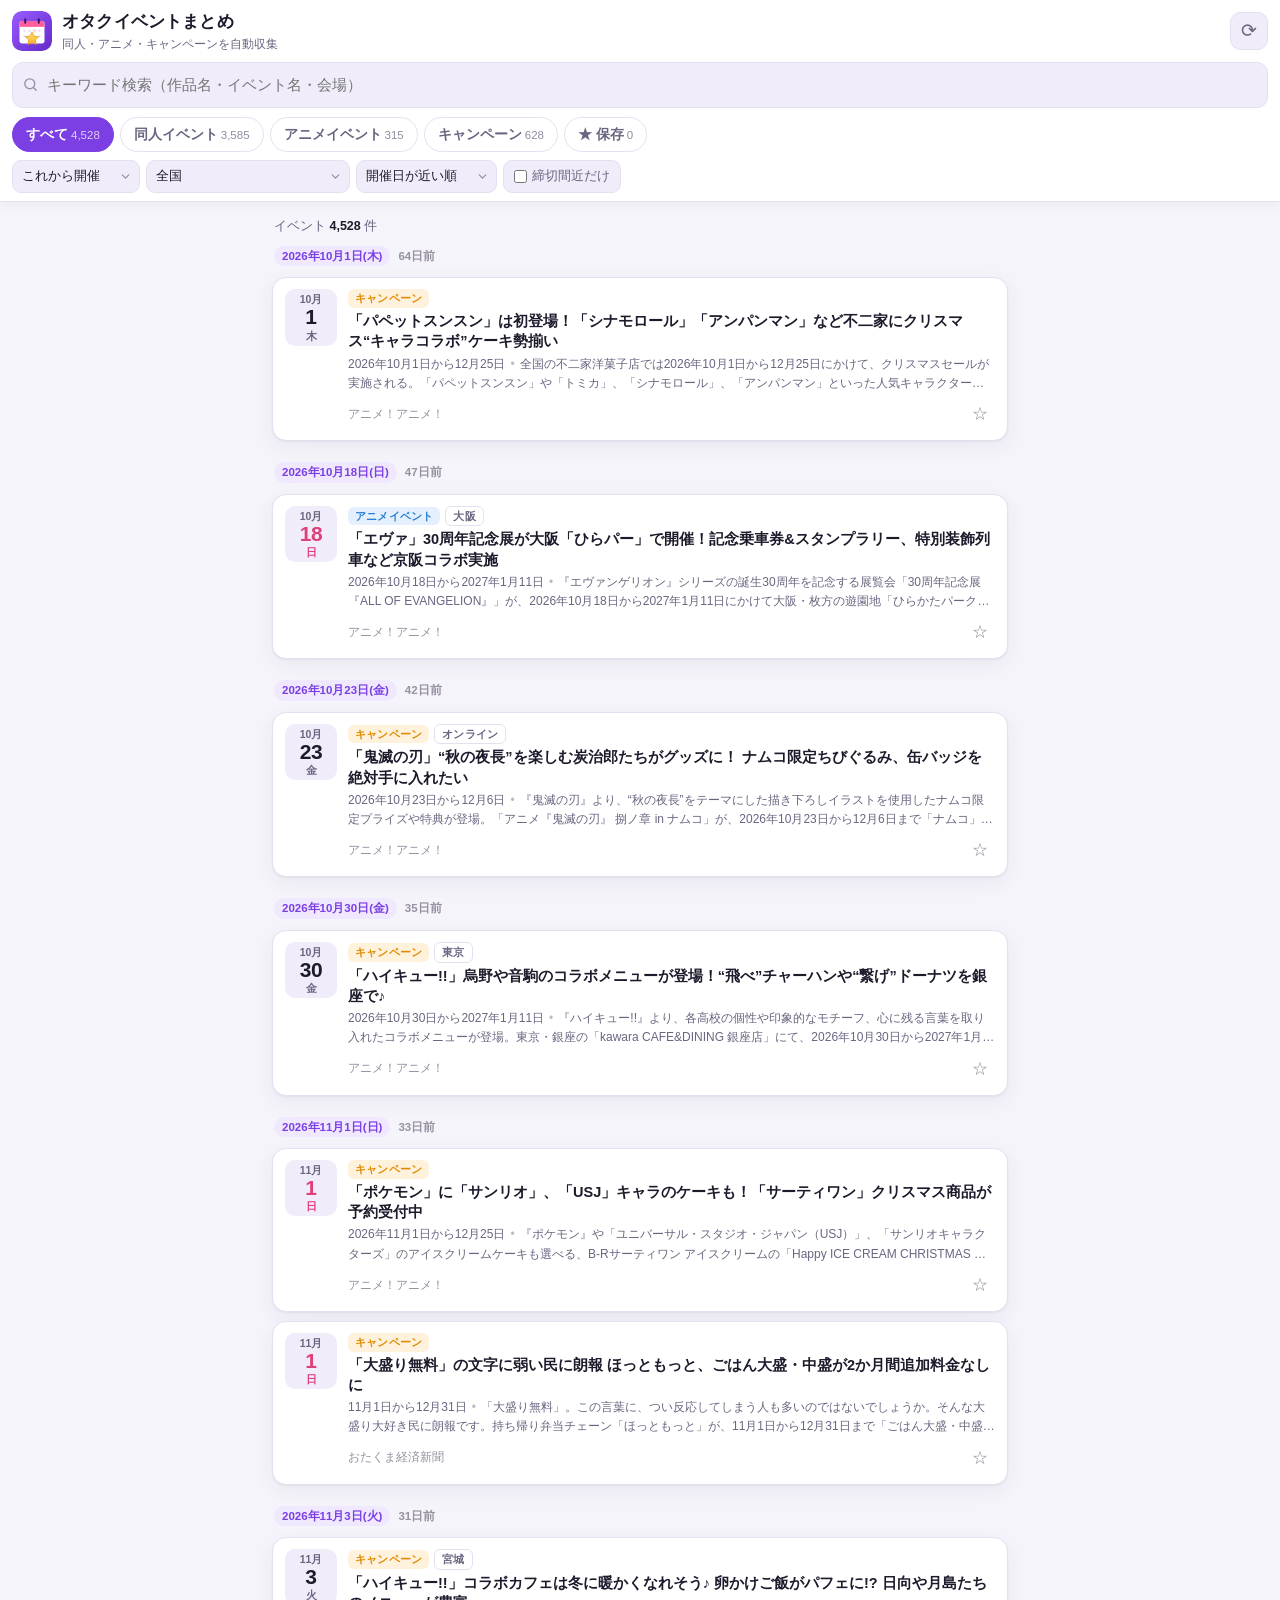
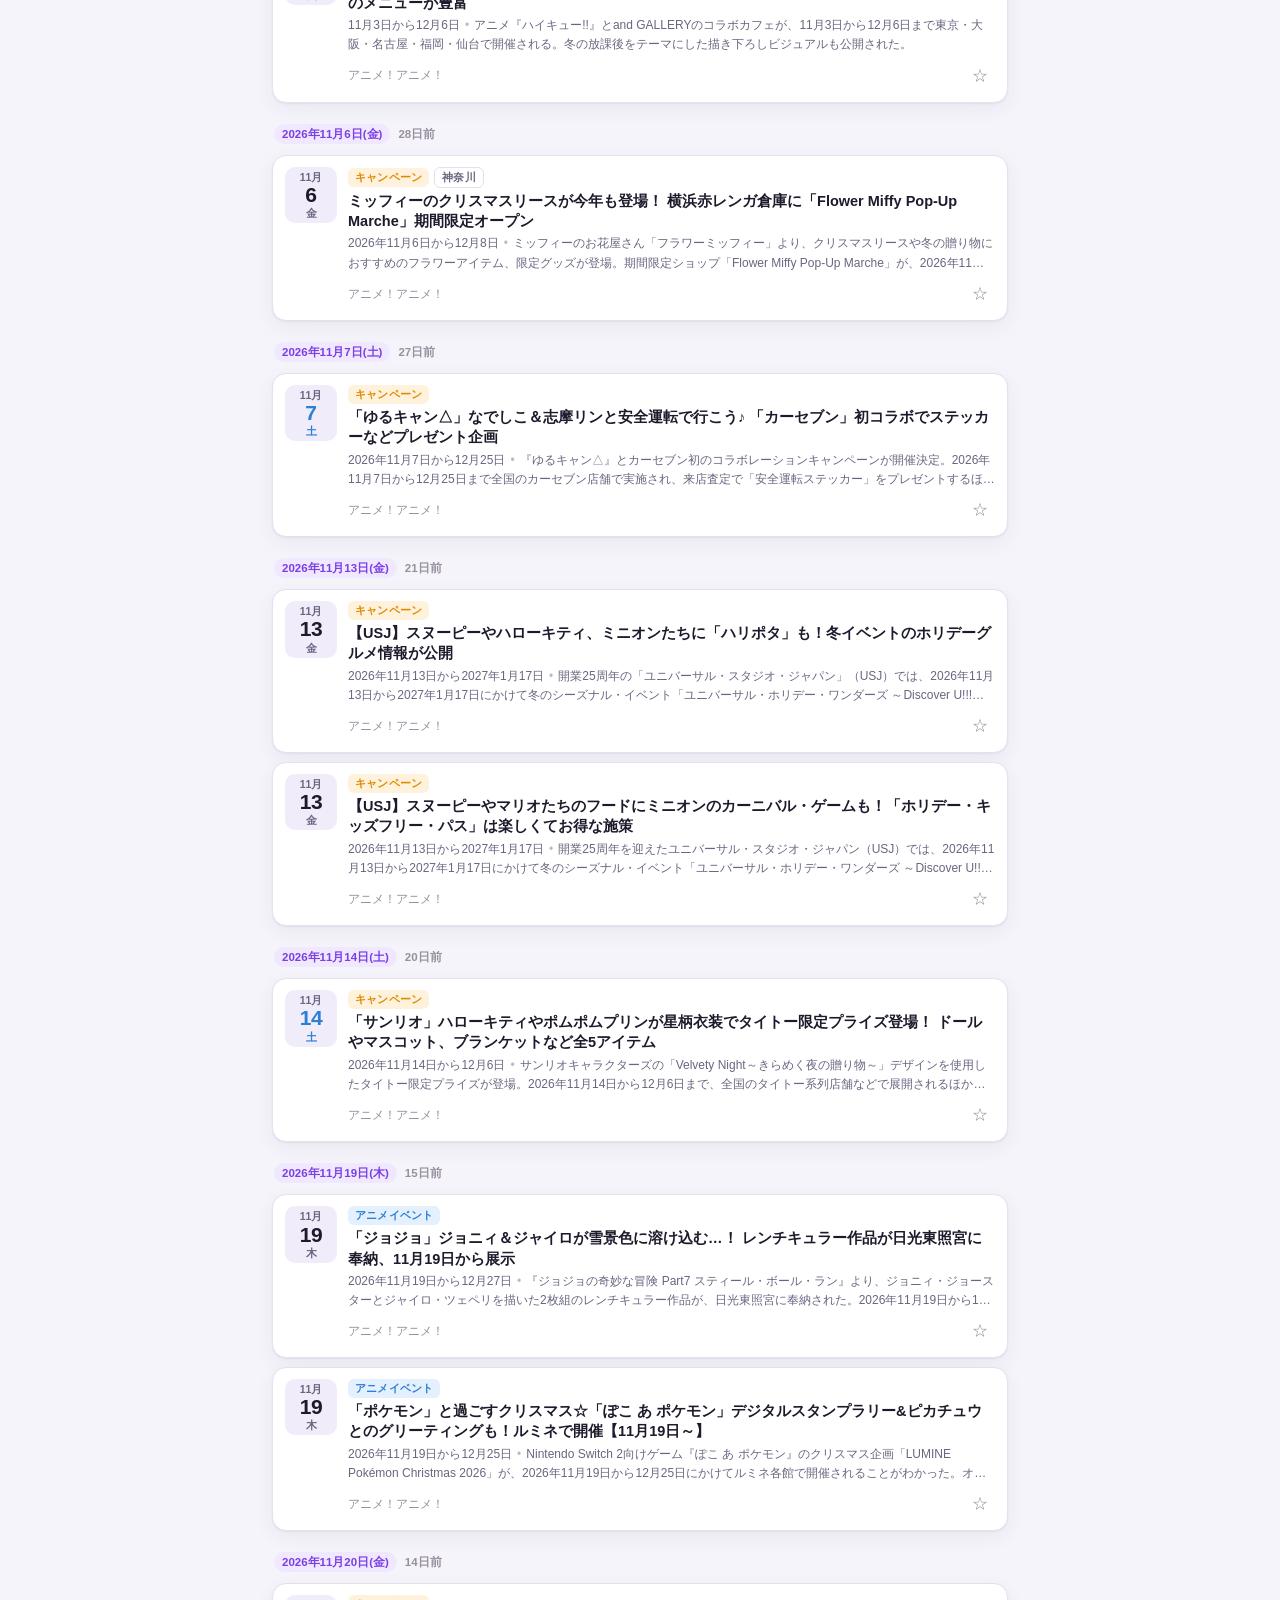
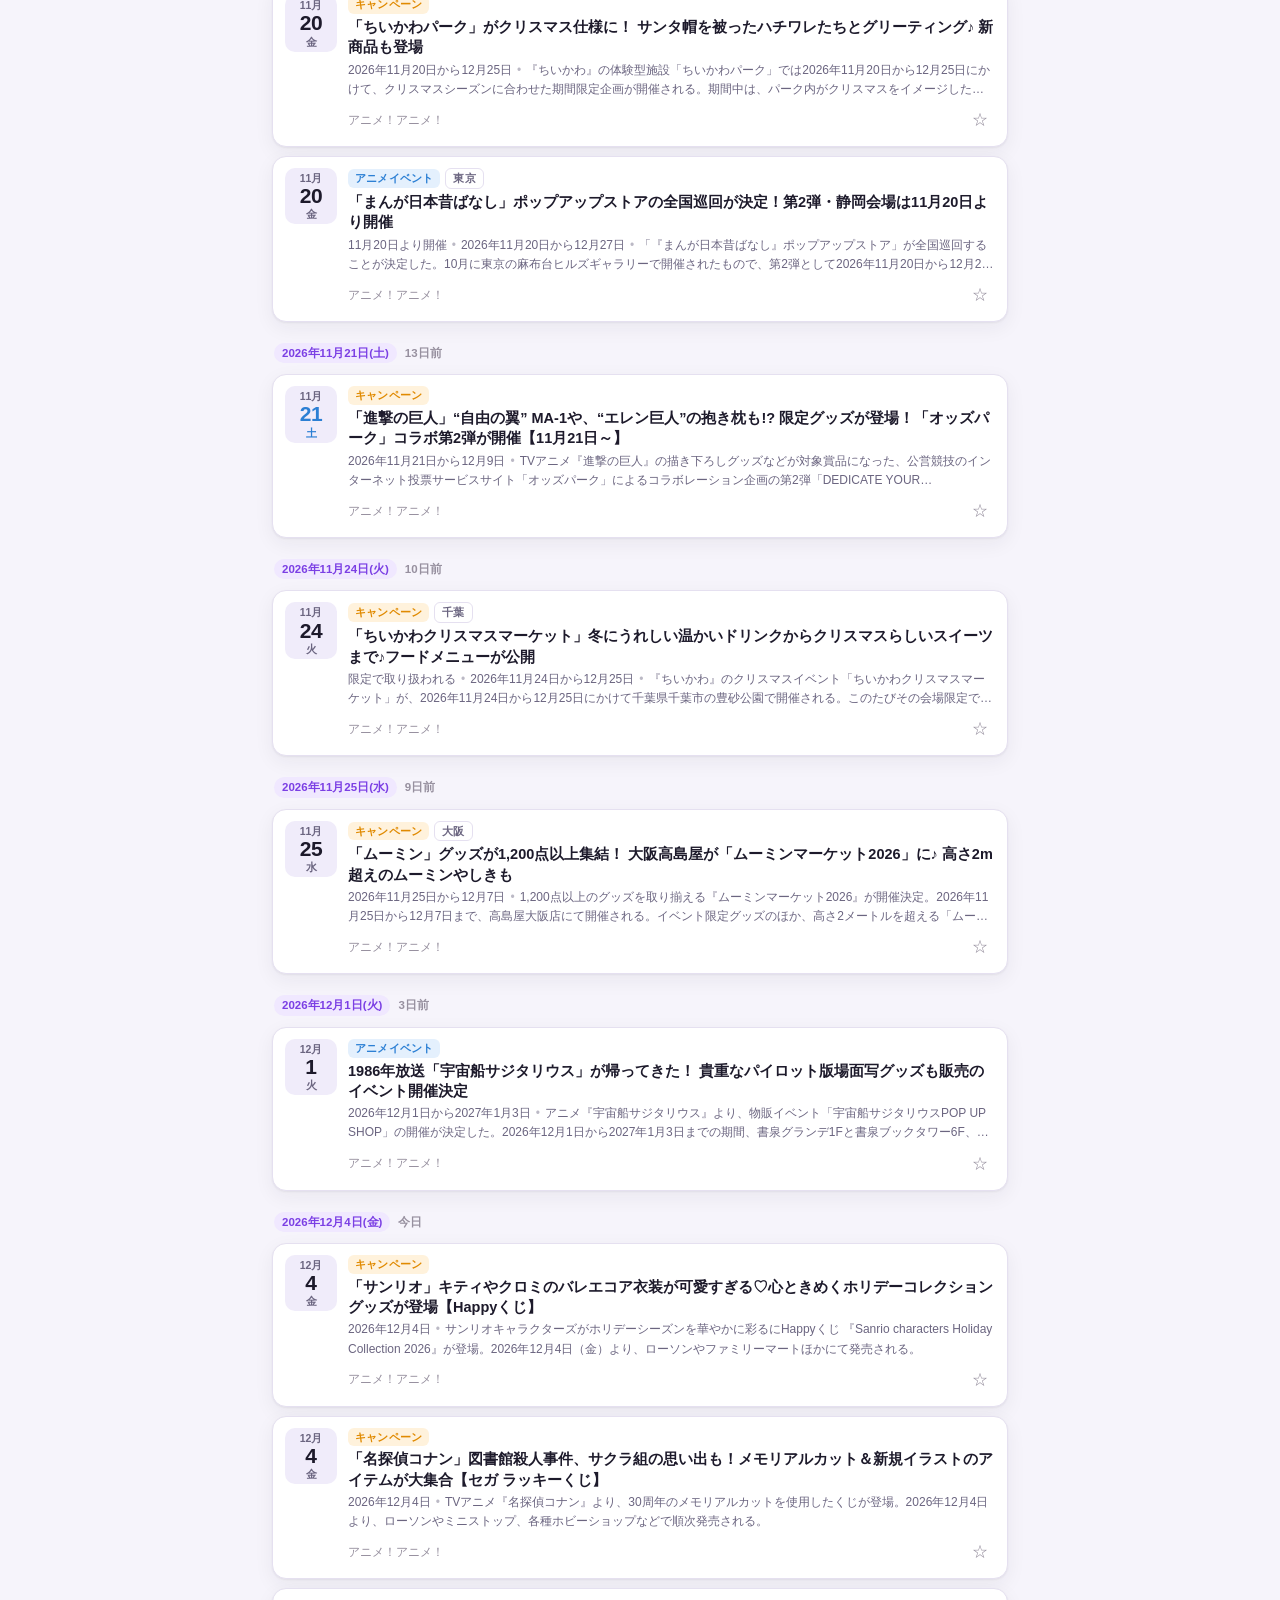
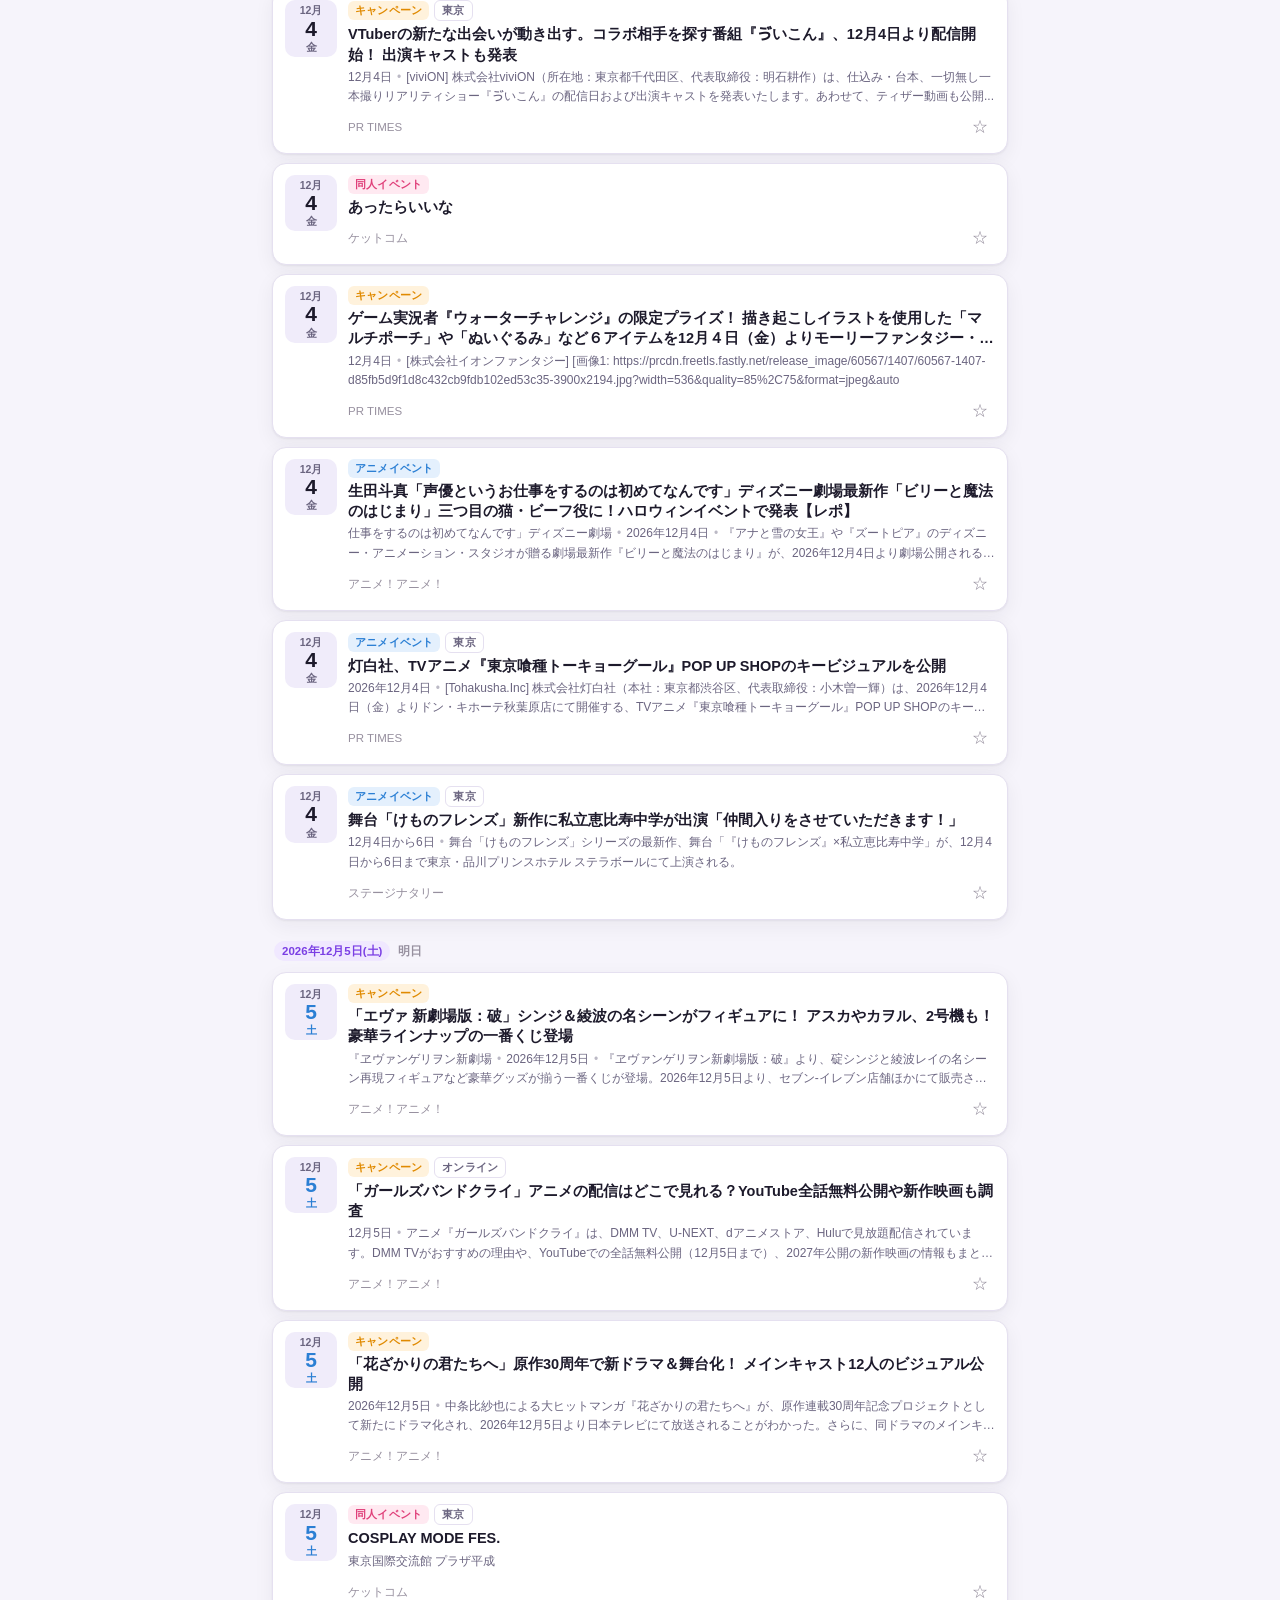
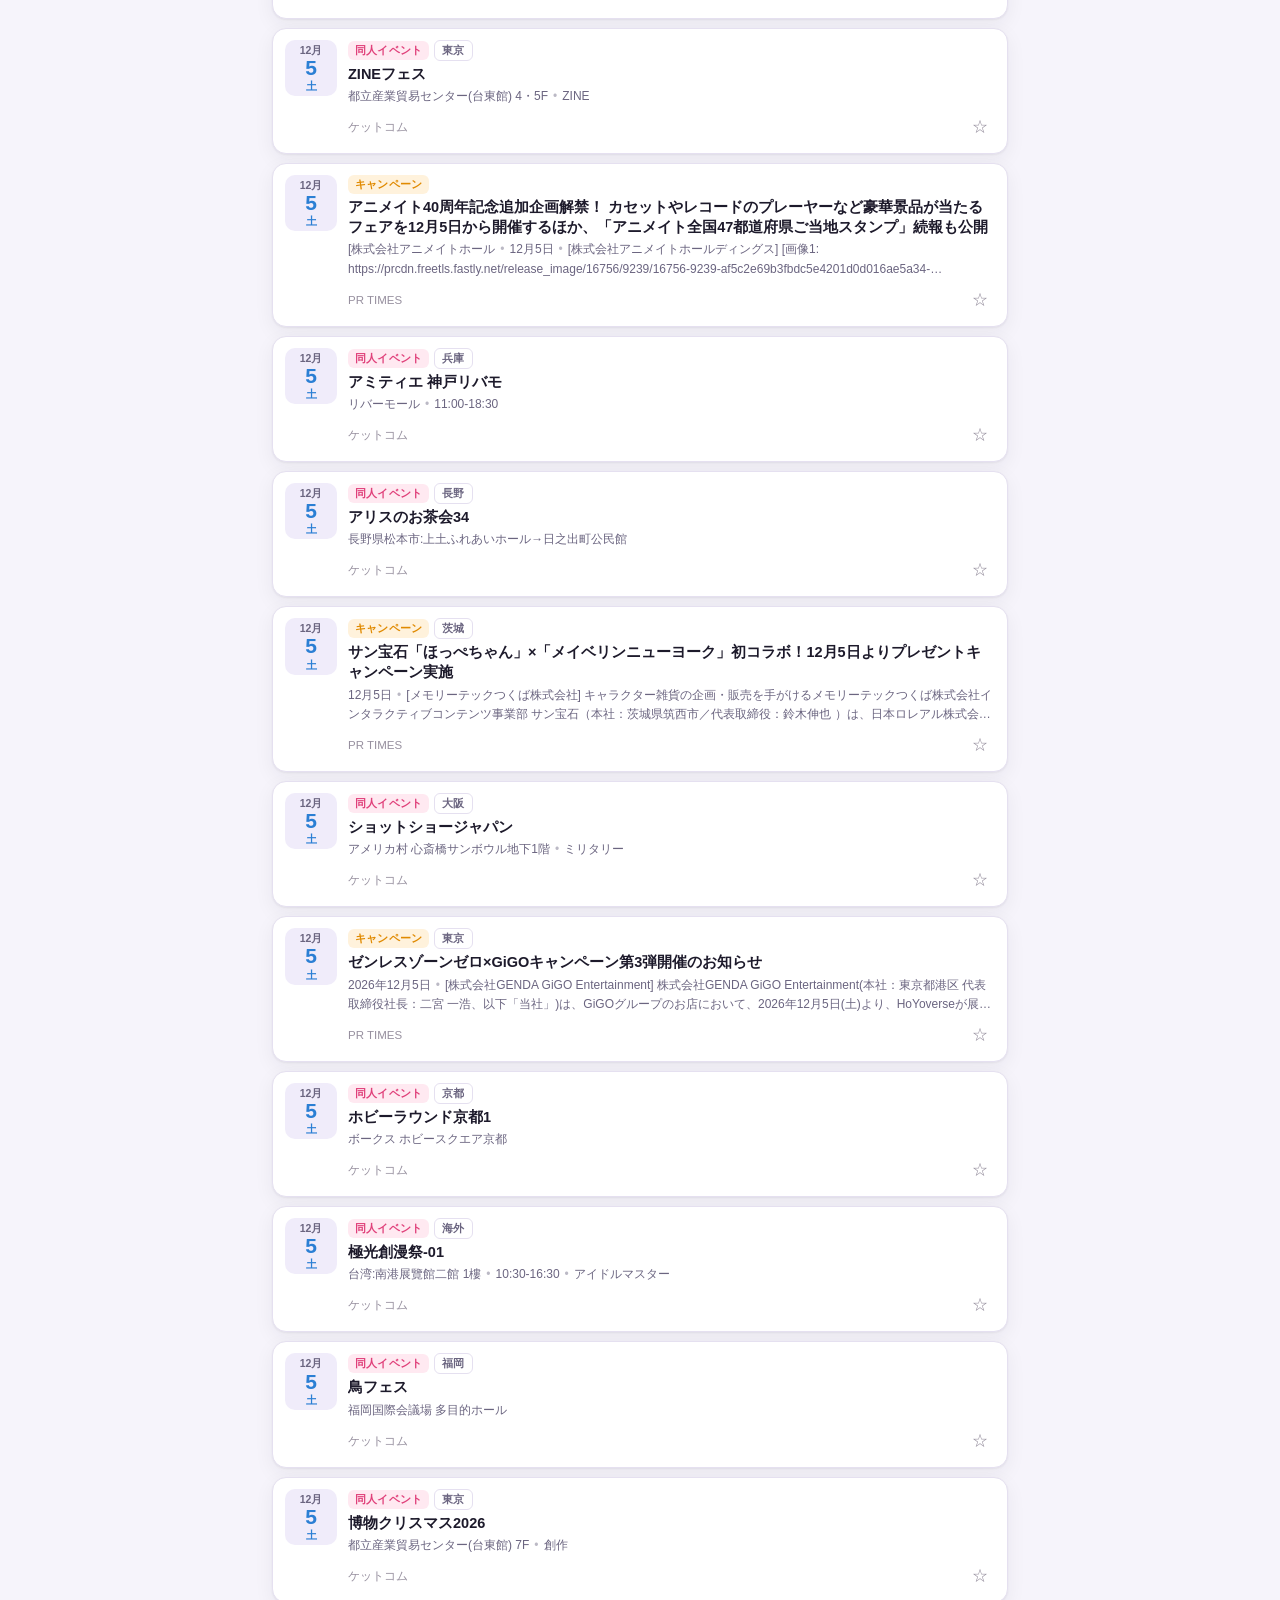
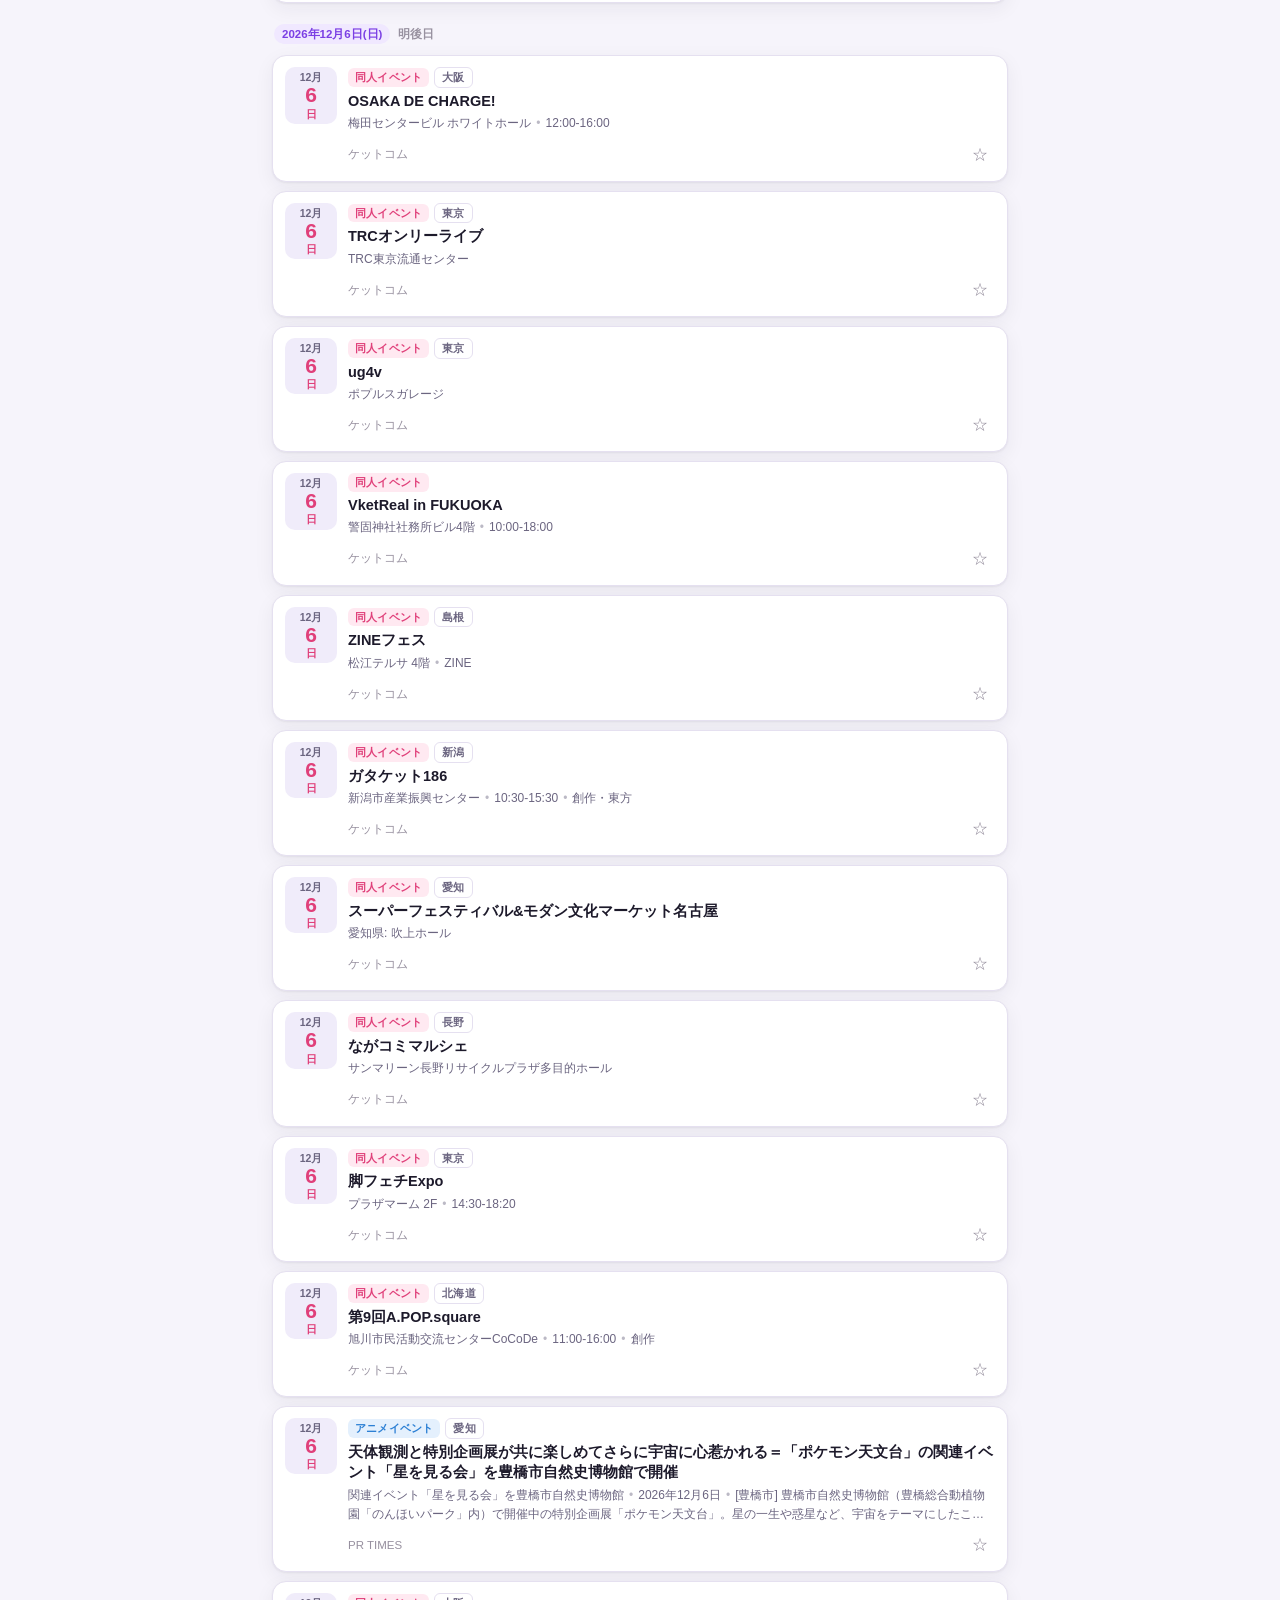
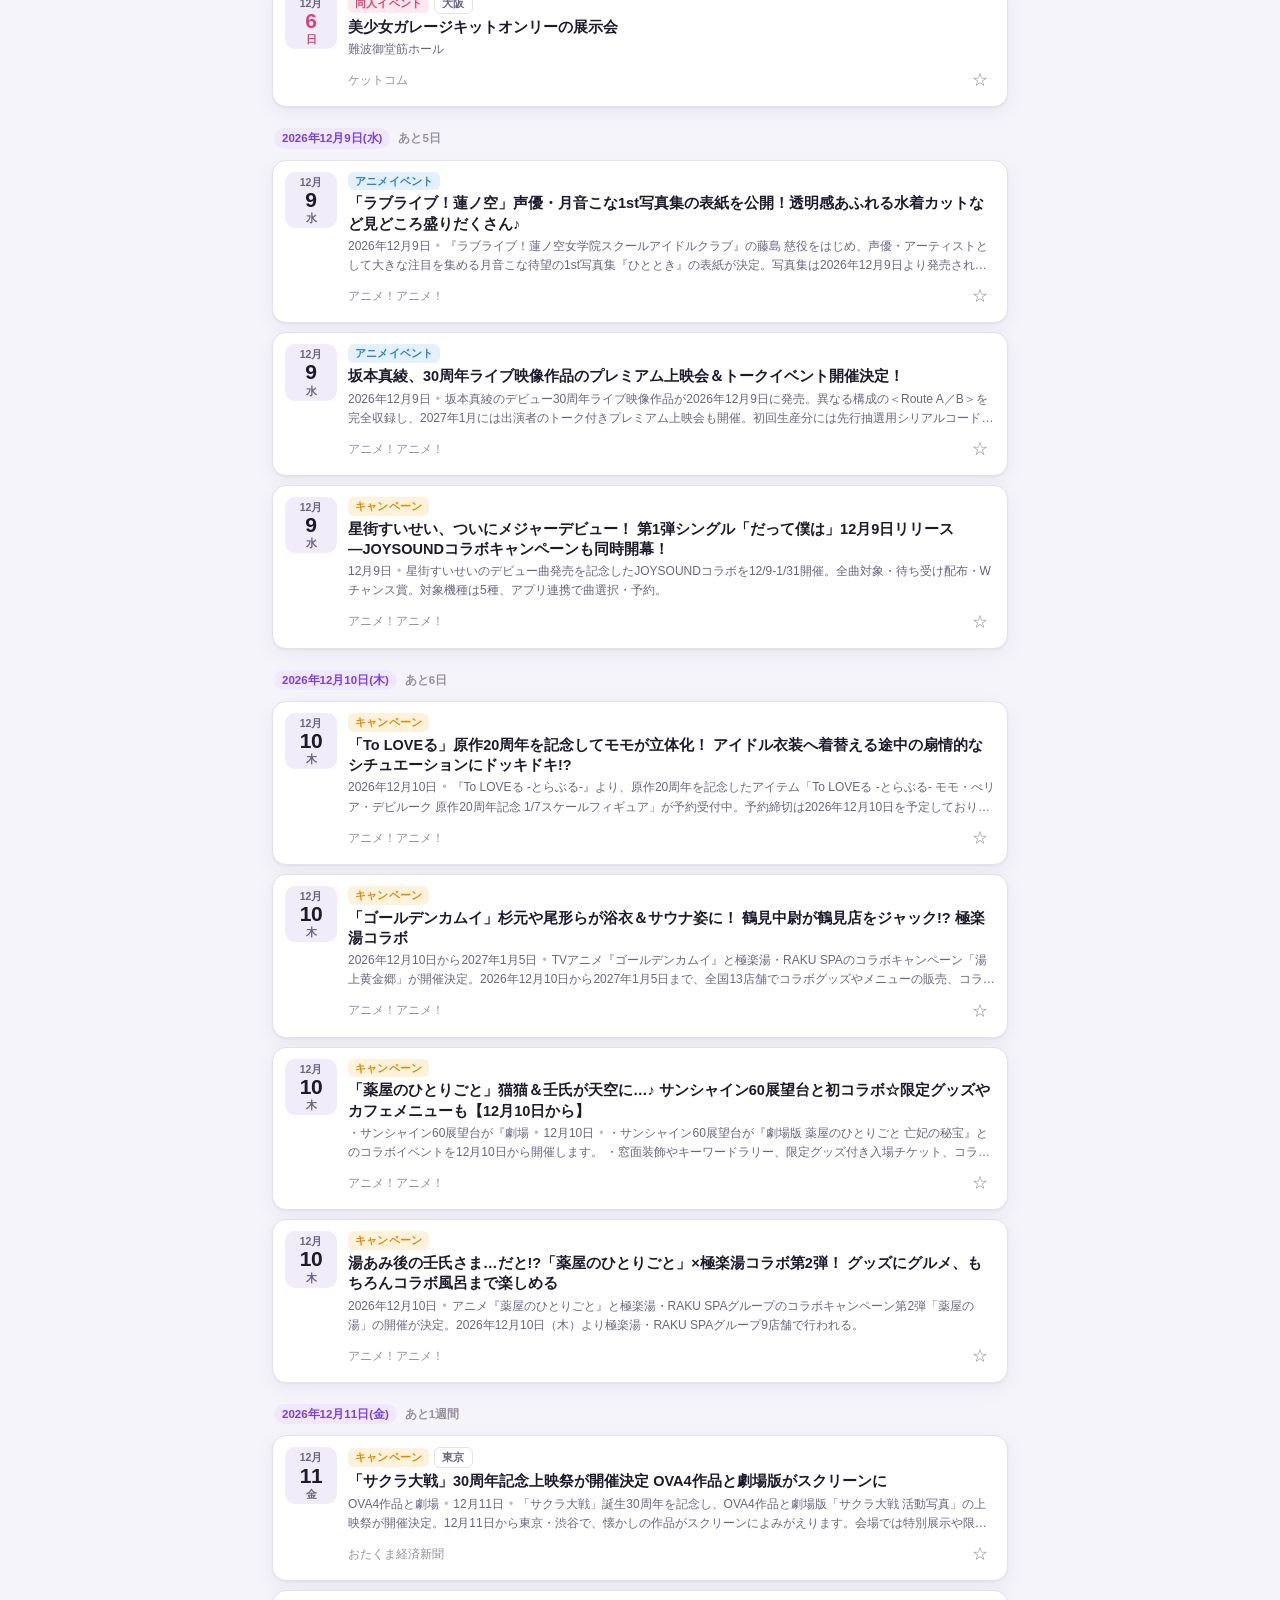
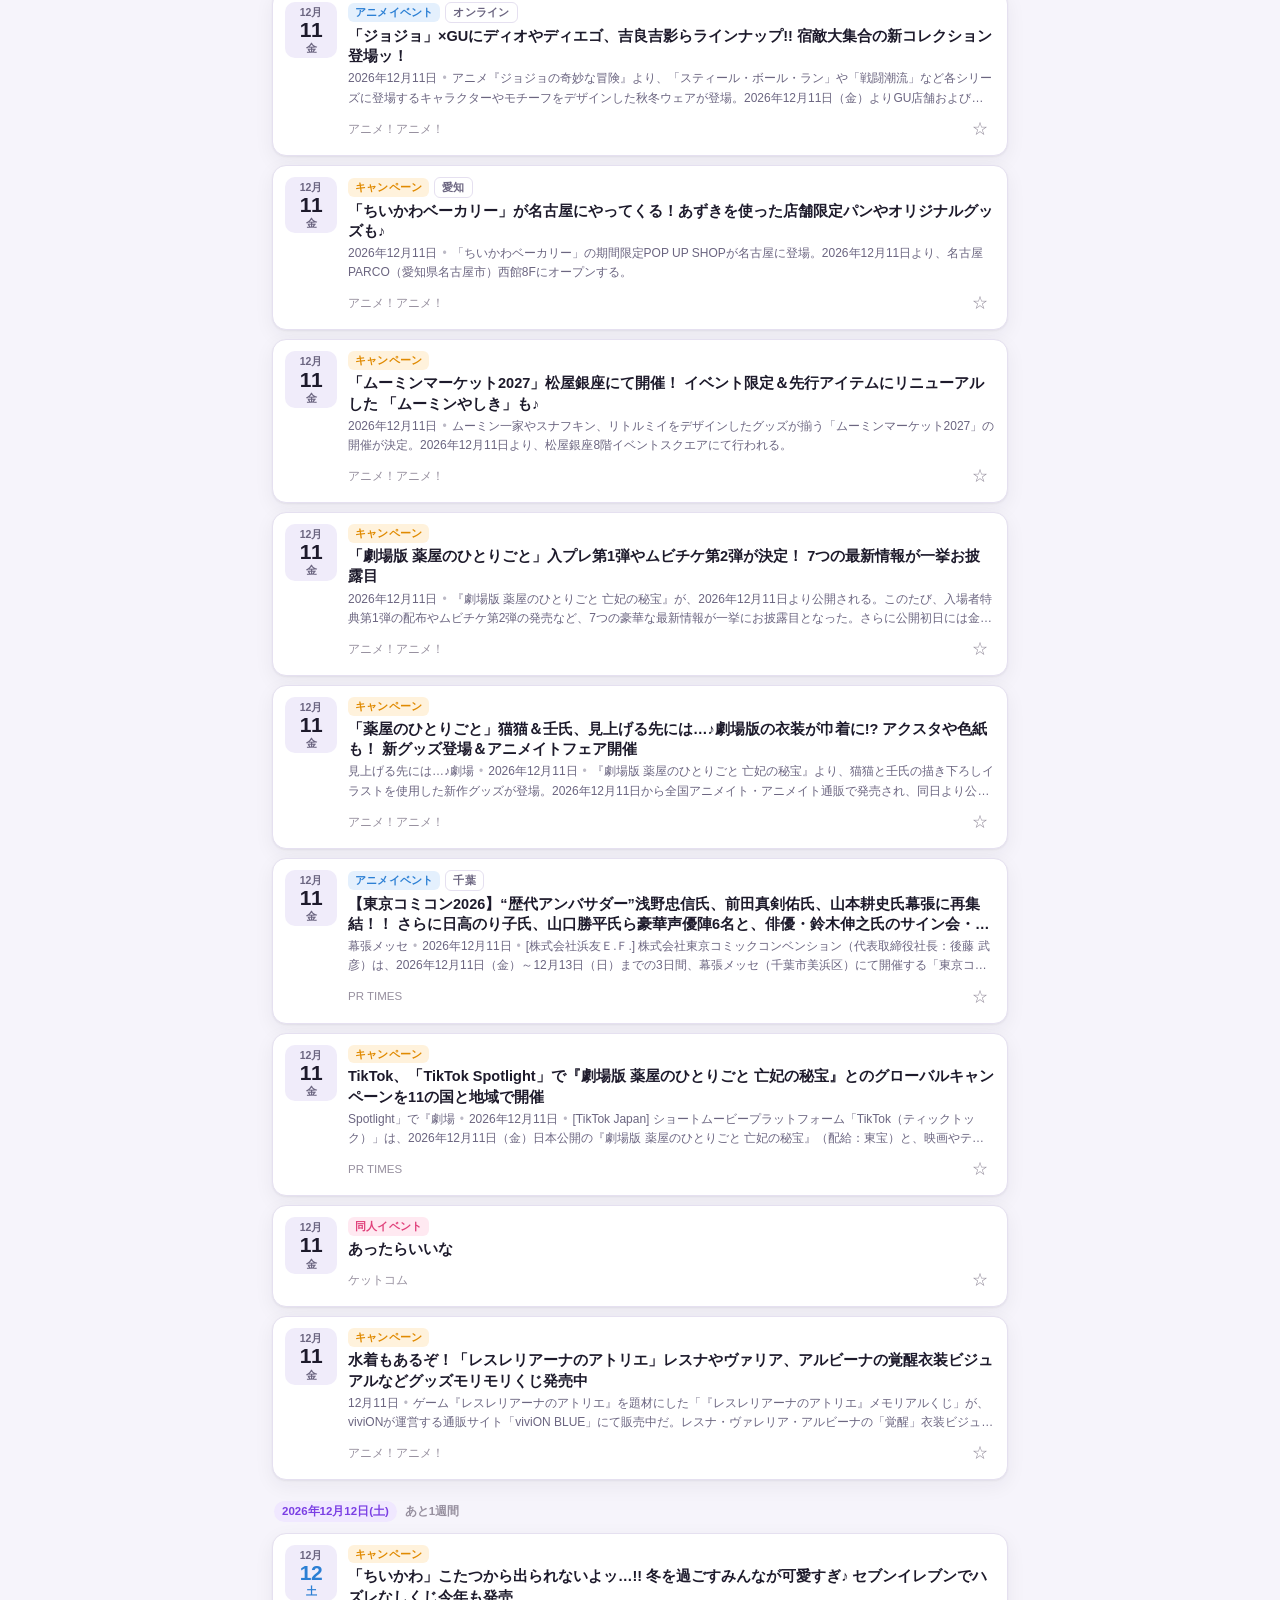
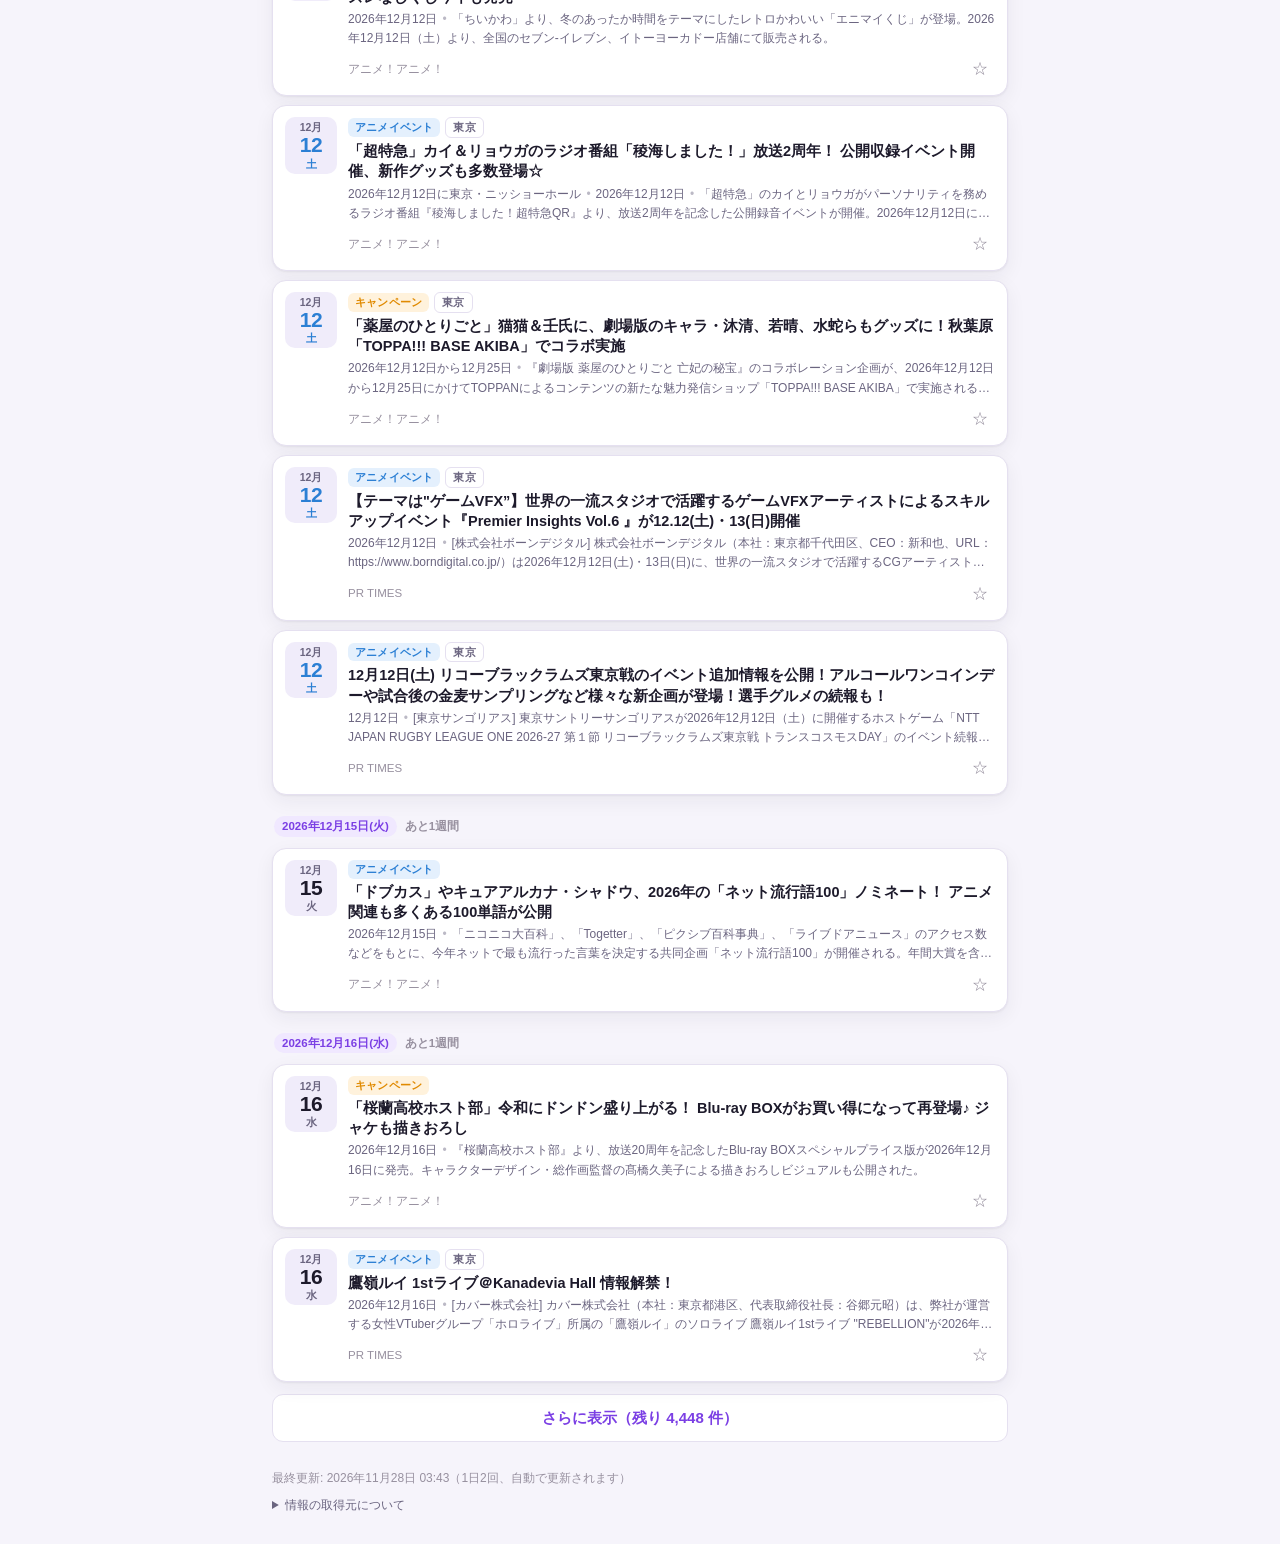
<file: events/index.html>
<!DOCTYPE html>
<html lang="ja">
<head>
  <meta charset="UTF-8" />
  <meta name="viewport" content="width=device-width, initial-scale=1, viewport-fit=cover" />
  <meta name="theme-color" content="#7b3fe4" />
  <meta name="description" content="日本の同人イベント・アニメイベント・キャンペーン情報を自動で集めてまとめてチェックできるアプリ。" />
  <title>オタクイベントまとめ</title>
  <link rel="manifest" href="manifest.webmanifest" />
  <link rel="icon" href="icons/icon.svg" type="image/svg+xml" />
  <link rel="apple-touch-icon" href="icons/icon-192.png" />
  <link rel="stylesheet" href="css/styles.css" />
</head>
<body>

<header class="app-header">
  <div class="header-inner">
    <div class="brand">
      <img src="icons/icon.svg" alt="" class="brand-logo" width="40" height="40" />
      <div class="brand-text">
        <h1>オタクイベントまとめ</h1>
        <p class="brand-sub">同人・アニメ・キャンペーンを自動収集</p>
      </div>
    </div>
    <button id="refreshBtn" class="icon-btn" type="button" title="最新の情報を取り込む" aria-label="更新">
      <span aria-hidden="true">⟳</span>
    </button>
  </div>

  <div class="search-row">
    <input id="searchInput" class="search-input" type="search"
           placeholder="キーワード検索（作品名・イベント名・会場）" autocomplete="off" enterkeyhint="search" />
    <button id="clearSearch" class="clear-search" type="button" aria-label="検索をクリア" hidden>×</button>
  </div>

  <nav class="tabs" id="categoryTabs" role="tablist" aria-label="カテゴリ">
    <button class="tab is-active" data-cat="all" role="tab" aria-selected="true">すべて</button>
    <button class="tab" data-cat="doujin" role="tab" aria-selected="false">同人イベント</button>
    <button class="tab" data-cat="anime_event" role="tab" aria-selected="false">アニメイベント</button>
    <button class="tab" data-cat="campaign" role="tab" aria-selected="false">キャンペーン</button>
    <button class="tab tab-fav" data-cat="fav" role="tab" aria-selected="false">★ 保存</button>
  </nav>

  <div class="filters">
    <select id="periodSelect" class="select" aria-label="期間で絞り込み">
      <option value="upcoming">これから開催</option>
      <option value="today">今日</option>
      <option value="weekend">今週末</option>
      <option value="week">1週間以内</option>
      <option value="month">今月</option>
      <option value="next-month">来月</option>
      <option value="all">期間を問わない</option>
    </select>

    <select id="areaSelect" class="select" aria-label="開催地で絞り込み">
      <option value="all">全国</option>
    </select>

    <select id="sortSelect" class="select" aria-label="並び替え">
      <option value="date">開催日が近い順</option>
      <option value="deadline">申込締切が近い順</option>
      <option value="new">新着順</option>
    </select>

    <label class="switch">
      <input type="checkbox" id="deadlineOnly" />
      <span>締切間近だけ</span>
    </label>
  </div>
</header>

<main class="app-main">
  <div id="statusBar" class="status-bar">読み込み中…</div>

  <div id="cardList" class="card-list" aria-live="polite"></div>

  <div id="sentinel" class="sentinel" hidden></div>

  <div id="emptyState" class="empty-state" hidden>
    <p class="empty-emoji" aria-hidden="true">🔍</p>
    <p>条件に合うイベントが見つかりませんでした。</p>
    <button id="resetFilters" class="link-btn" type="button">絞り込みをリセット</button>
  </div>

  <footer class="app-footer">
    <p id="updatedNote" class="updated-note"></p>
    <details class="sources">
      <summary>情報の取得元について</summary>
      <p>
        このアプリは、下記のサイトが公開している情報を自動でまとめて表示しています。
        掲載内容は変更されることがあります。参加申込や来場の前に、必ずリンク先の公式ページで最新情報をご確認ください。
      </p>
      <ul id="sourceList"></ul>
    </details>
  </footer>
</main>

<!-- 詳細モーダル -->
<div id="detailModal" class="modal" hidden>
  <div class="modal-backdrop" data-close></div>
  <div class="modal-card" role="dialog" aria-modal="true" aria-labelledby="modalTitle">
    <button class="modal-close" type="button" data-close aria-label="閉じる">×</button>
    <div id="modalBody"></div>
  </div>
</div>

<div id="toast" class="toast" hidden></div>

<script src="js/app.js"></script>
</body>
</html>
</file>
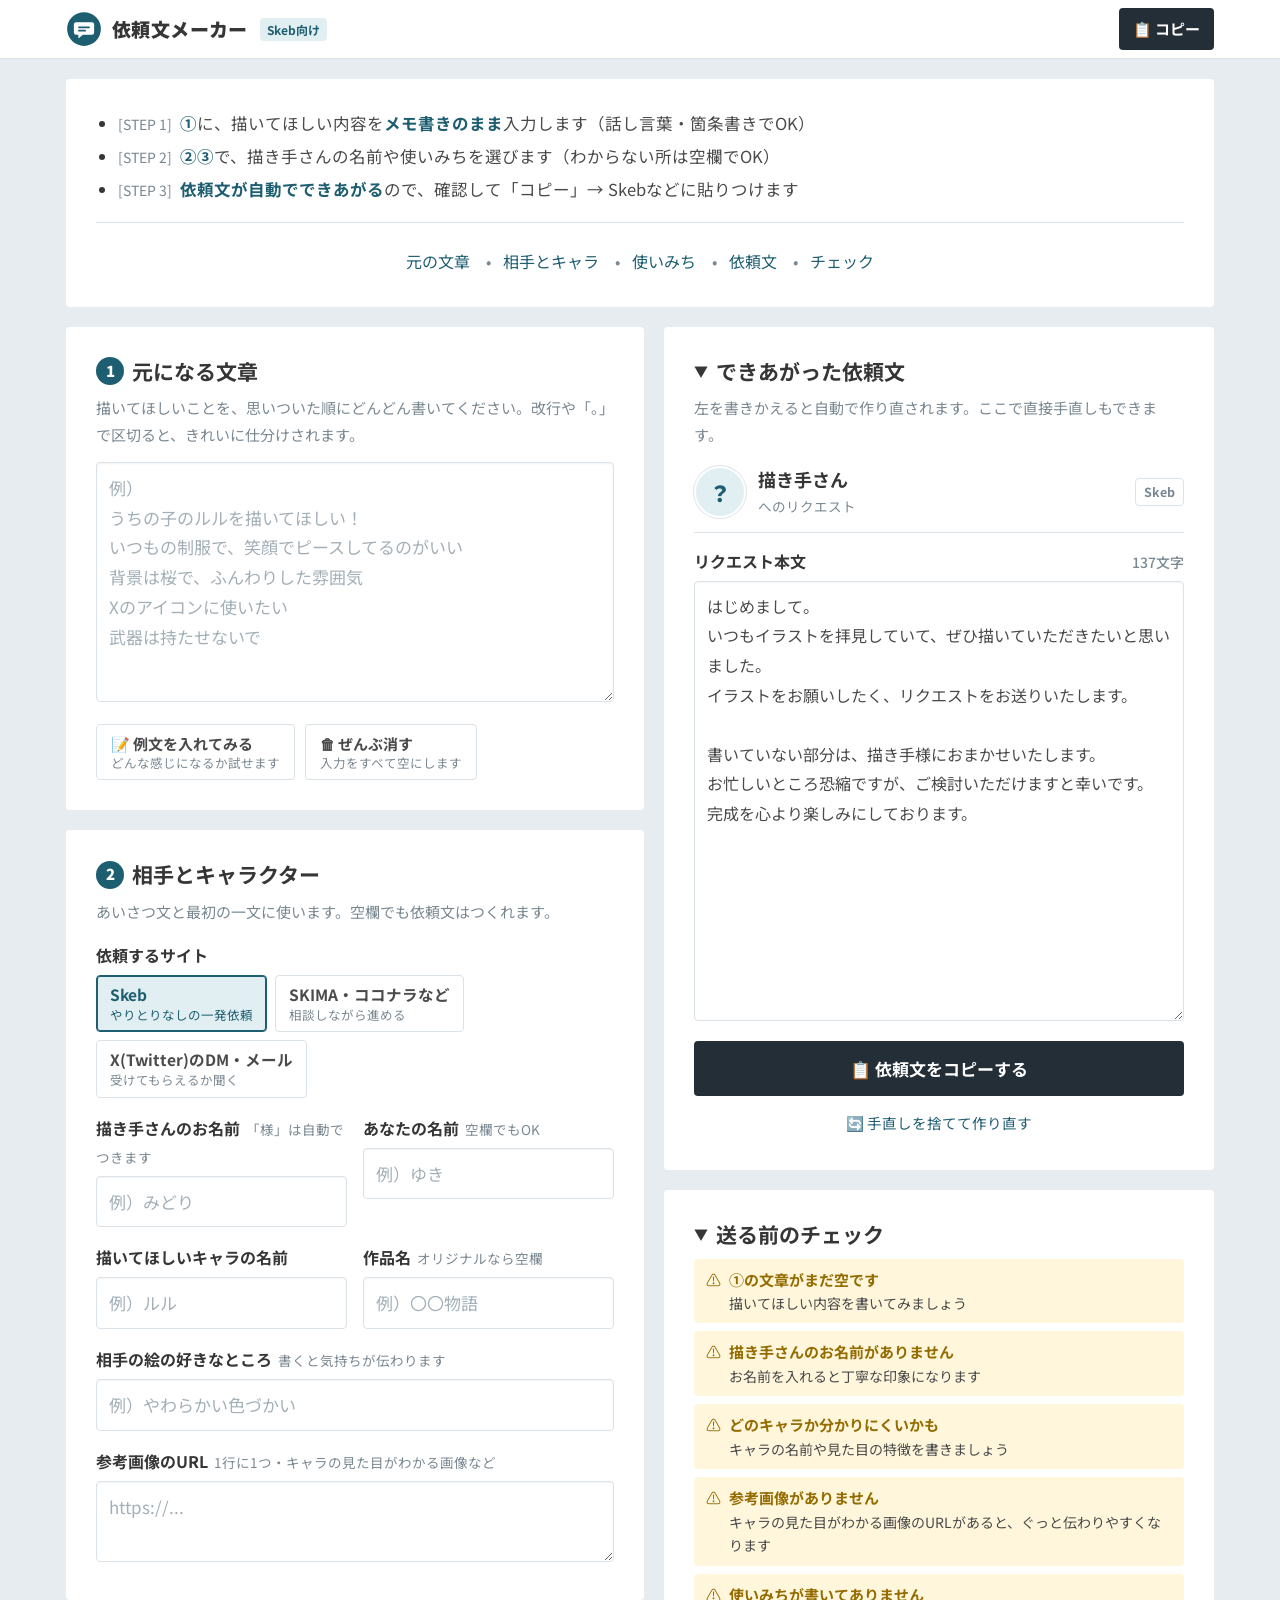
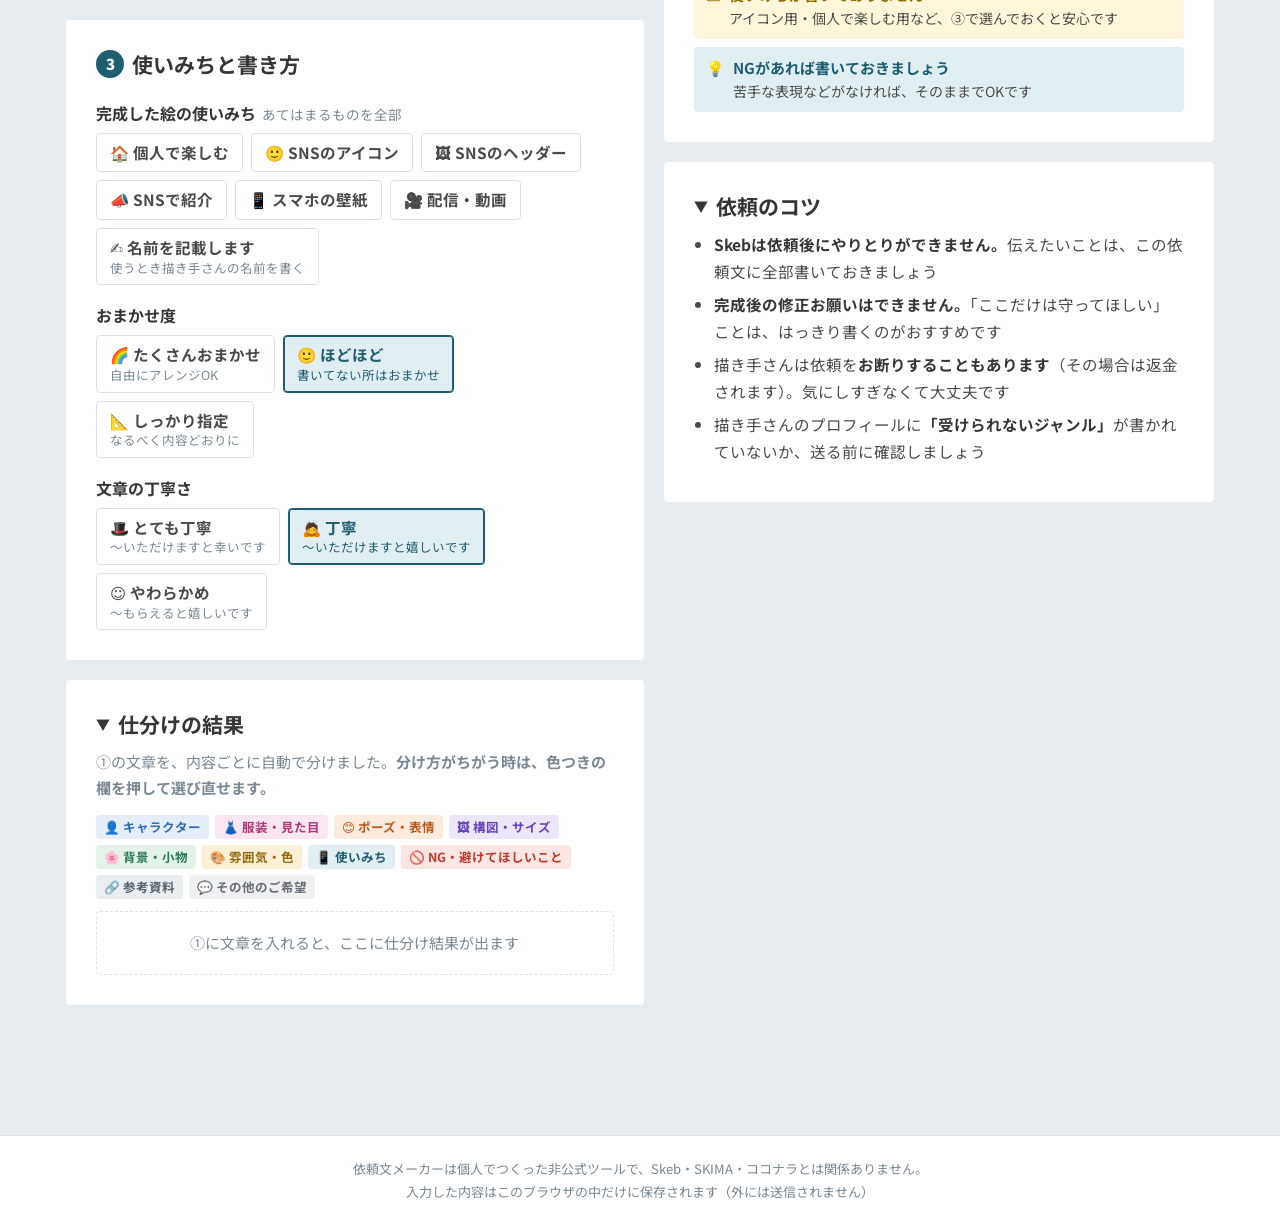
<file: irai/index.html>
<!DOCTYPE html>
<html lang="ja">
<head>
<meta charset="utf-8">
<meta name="viewport" content="width=device-width, initial-scale=1, viewport-fit=cover">
<meta name="theme-color" content="#ffffff">
<meta name="description" content="思いついたままのメモから、Skebなどでイラストを依頼するときの丁寧な依頼文をつくるアプリ。">
<title>依頼文メーカー</title>
<link rel="icon" href="data:image/svg+xml,%3Csvg xmlns='http://www.w3.org/2000/svg' viewBox='0 0 64 64'%3E%3Ccircle cx='32' cy='32' r='30' fill='%231e5e71'/%3E%3Cpath d='M18 20h28a4 4 0 0 1 4 4v14a4 4 0 0 1-4 4H30l-8 7v-7h-4a4 4 0 0 1-4-4V24a4 4 0 0 1 4-4z' fill='%23fff'/%3E%3Cpath d='M23 29h18M23 35h11' stroke='%231e5e71' stroke-width='3' stroke-linecap='round'/%3E%3C/svg%3E">
<link rel="preconnect" href="https://fonts.googleapis.com">
<link rel="preconnect" href="https://fonts.gstatic.com" crossorigin>
<link href="https://fonts.googleapis.com/css2?family=Noto+Sans+JP:wght@400;500;700;900&display=swap" rel="stylesheet">
<style>
  :root{
    --bg:#e6ecf0; --card:#ffffff; --card-2:#f5f8fa; --field:#ffffff;
    --title:#363636; --ink:#4a4a4a; --muted:#7a8892; --line:#dbe3e9; --line-soft:#edf1f4;
    --link:#1e5e71; --link-soft:#e2eff2; --link-hover:#16495a;
    --dark:#242e36; --dark-fg:#ffffff;
    --ok:#257953; --ok-bg:#e6f5ee; --warn:#946c00; --warn-bg:#fff6dc; --info:#1e5e71; --info-bg:#e2eff2;

    --c-chara:#2f6fb0;  --b-chara:#e5eef8;
    --c-outfit:#b23a7a; --b-outfit:#fae6f0;
    --c-pose:#bb5a1e;   --b-pose:#fcebdd;
    --c-comp:#6845b8;   --b-comp:#ece6f9;
    --c-bg:#2c7c55;     --b-bg:#e3f3ea;
    --c-mood:#9a6a10;   --b-mood:#fbf0d6;
    --c-use:#1e5e71;    --b-use:#e2eff2;
    --c-ng:#c0392b;     --b-ng:#fce6e3;
    --c-ref:#55626c;    --b-ref:#eaeef1;
    --c-other:#6a6f78;  --b-other:#eff1f3;

    --font:"Noto Sans JP","Hiragino Sans","Hiragino Kaku Gothic ProN","Yu Gothic",system-ui,sans-serif;
  }
  @media (prefers-color-scheme: dark){
    :root:not([data-theme="light"]){
      --bg:#14191d; --card:#1e252b; --card-2:#252d34; --field:#192025;
      --title:#eef2f5; --ink:#d3dbe1; --muted:#8d9aa4; --line:#35414a; --line-soft:#2a333a;
      --link:#7cc3d6; --link-soft:#1b3640; --link-hover:#a6dbe9;
      --dark:#e3e9ee; --dark-fg:#1b2329;
      --ok:#6ccf9e; --ok-bg:#183428; --warn:#e9c15a; --warn-bg:#382f14; --info:#7cc3d6; --info-bg:#1b3640;
      --c-chara:#86b6ec; --b-chara:#1c2c3f;
      --c-outfit:#ef93c4; --b-outfit:#3a1e2f;
      --c-pose:#f2a670;  --b-pose:#3b2718;
      --c-comp:#b6a0f0;  --b-comp:#2b2442;
      --c-bg:#76d0a0;    --b-bg:#183326;
      --c-mood:#e6c467;  --b-mood:#372e14;
      --c-use:#7cc3d6;   --b-use:#1b3640;
      --c-ng:#f39a8f;    --b-ng:#3c1d1a;
      --c-ref:#b6c1c9;   --b-ref:#2b3238;
      --c-other:#bdc2ca; --b-other:#2b3036;
    }
  }
  :root[data-theme="dark"]{
    --bg:#14191d; --card:#1e252b; --card-2:#252d34; --field:#192025;
    --title:#eef2f5; --ink:#d3dbe1; --muted:#8d9aa4; --line:#35414a; --line-soft:#2a333a;
    --link:#7cc3d6; --link-soft:#1b3640; --dark:#e3e9ee; --dark-fg:#1b2329;
  }

  *{box-sizing:border-box}
  html{-webkit-text-size-adjust:100%;scroll-behavior:smooth;scroll-padding-top:70px}
  body{margin:0;background:var(--bg);color:var(--ink);font-family:var(--font);font-size:17px;line-height:1.75}
  a{color:var(--link);text-decoration:none}
  a:hover{color:var(--link-hover);text-decoration:underline}

  /* ── 上のバー ── */
  .navbar{position:sticky;top:0;z-index:20;background:var(--card);border-bottom:1px solid var(--line)}
  .navbar .in{max-width:1180px;margin:0 auto;height:58px;padding:0 16px;display:flex;align-items:center;gap:12px}
  .brand{display:flex;align-items:center;gap:10px;color:var(--title);font-weight:900;font-size:19px;letter-spacing:.02em}
  .brand:hover{text-decoration:none;color:var(--title)}
  .brand svg{width:36px;height:36px;flex:none}
  .brand,.badge{white-space:nowrap}
  @media (max-width:979px){.navbar #copy{display:none}}
  .badge{font-size:12px;font-weight:700;color:var(--link);background:var(--link-soft);border-radius:4px;padding:1px 7px;letter-spacing:0}
  .navbar .sp{flex:1}
  .btn-dark{font:inherit;font-weight:700;font-size:15px;background:var(--dark);color:var(--dark-fg);border:0;border-radius:4px;padding:8px 14px;cursor:pointer;display:inline-flex;align-items:center;gap:6px;white-space:nowrap}
  .btn-dark:hover{filter:brightness(1.15)}

  .wrap{max-width:1180px;margin:0 auto;padding:20px 16px 110px}

  /* ── 白いカード ── */
  .card{background:var(--card);border-radius:4px;padding:22px 20px 24px;margin-bottom:20px}
  @media (min-width:600px){.card{padding:26px 30px 30px}}
  .card-title{display:flex;align-items:center;gap:8px;margin:0 0 6px;color:var(--title);font-size:21px;font-weight:700}
  .card-title .tri{color:var(--title);font-size:14px}
  .num{display:inline-flex;align-items:center;justify-content:center;width:28px;height:28px;border-radius:50%;background:var(--link);color:#fff;font-size:15px;font-weight:900;flex:none}
  @media (prefers-color-scheme: dark){:root:not([data-theme="light"]) .num{color:#10242b}}
  .lead{margin:0 0 14px;color:var(--muted);font-size:15px}
  hr.sep{border:0;border-top:1px solid var(--line);margin:18px 0}

  /* お知らせ風の使い方 */
  .news ul{margin:0;padding-left:1.3em}
  .news li{margin:4px 0;font-size:16.5px}
  .news li::marker{color:var(--title)}
  .news .d{color:var(--muted);font-size:14px;margin-right:4px}
  .news b{color:var(--link)}

  /* 中点区切りのメニュー */
  .tabs{display:flex;flex-wrap:wrap;justify-content:center;gap:2px 0;font-size:16px;padding:4px 0 0}
  .tabs a{padding:2px 4px}
  .tabs a + a::before{content:"•";color:var(--muted);margin:0 12px 0 8px;display:inline-block}

  /* ── 入力 ── */
  .grid{display:grid;grid-template-columns:1fr;gap:0 20px}
  @media (min-width:980px){
    .grid{grid-template-columns:minmax(0,1.05fr) minmax(0,1fr);align-items:start}
    .sticky{position:sticky;top:78px}
  }
  label.f{display:block;color:var(--title);font-weight:700;margin:16px 0 6px;font-size:16px}
  label.f small{font-weight:400;color:var(--muted);font-size:13.5px;margin-left:6px}
  input[type=text],textarea{width:100%;font:inherit;color:var(--ink);background:var(--field);border:1px solid var(--line);border-radius:4px;padding:10px 12px;box-shadow:inset 0 1px 2px rgba(10,10,10,.05)}
  input[type=text]:focus,textarea:focus{outline:none;border-color:var(--link);box-shadow:0 0 0 3px var(--link-soft)}
  input::placeholder,textarea::placeholder{color:#a3afb7}
  textarea{resize:vertical}
  #src{min-height:240px}
  .row2{display:grid;grid-template-columns:1fr;gap:0 16px}
  @media (min-width:560px){.row2{grid-template-columns:1fr 1fr}}

  .btn{font:inherit;font-size:15px;font-weight:700;border-radius:4px;padding:8px 14px;border:1px solid var(--line);background:var(--card);color:var(--ink);cursor:pointer;display:inline-flex;flex-direction:column;align-items:flex-start;line-height:1.4;text-align:left}
  .btn small{font-weight:400;font-size:12.5px;color:var(--muted)}
  .btn:hover{border-color:var(--link);color:var(--link)}
  .btns{display:flex;flex-wrap:wrap;gap:10px;margin-top:14px}

  .choices{display:flex;flex-wrap:wrap;gap:8px}
  .choice{position:relative}
  .choice input{position:absolute;opacity:0;pointer-events:none}
  .choice span{display:block;border:1px solid var(--line);background:var(--card);border-radius:4px;padding:8px 13px;cursor:pointer;font-weight:700;font-size:15.5px;line-height:1.4;color:var(--ink)}
  .choice span small{display:block;font-weight:400;font-size:12.5px;color:var(--muted)}
  .choice span:hover{border-color:var(--link)}
  .choice input:checked + span{border-color:var(--link);background:var(--link-soft);color:var(--link);box-shadow:inset 0 0 0 1px var(--link)}
  .choice input:checked + span small{color:var(--link)}
  .choice input:focus-visible + span{outline:3px solid var(--link);outline-offset:2px}

  /* ── 仕分け結果 ── */
  .legend{display:flex;flex-wrap:wrap;gap:6px;margin-bottom:12px}
  .tag{display:inline-flex;align-items:center;gap:4px;font-size:12.5px;font-weight:700;border-radius:4px;padding:1px 8px;background:var(--b);color:var(--c)}
  .items{display:flex;flex-direction:column;gap:8px}
  .item{border:1px solid var(--line);border-left:5px solid var(--c);background:var(--card);border-radius:4px;padding:8px 12px 10px}
  .item .head{display:flex;gap:8px;align-items:center;flex-wrap:wrap;margin-bottom:2px}
  .item select{font:inherit;font-size:13.5px;font-weight:700;color:var(--c);background:var(--b);border:0;border-radius:4px;padding:3px 8px;cursor:pointer}
  .item .orig{font-size:13.5px;color:var(--muted);word-break:break-all}
  .item .conv{font-size:16px;color:var(--title);word-break:break-all}
  .item .moved{font-size:12px;color:var(--muted)}
  .empty{color:var(--muted);font-size:15px;padding:18px;border:1px dashed var(--line);border-radius:4px;text-align:center}

  /* ── 依頼文プレビュー ── */
  .to{display:flex;align-items:center;gap:12px;padding:4px 0 14px;border-bottom:1px solid var(--line);margin-bottom:14px}
  .avatar{width:52px;height:52px;border-radius:50%;background:var(--link-soft);color:var(--link);display:flex;align-items:center;justify-content:center;font-weight:900;font-size:22px;flex:none;border:2px solid var(--card);box-shadow:0 0 0 1px var(--line)}
  .to .who{line-height:1.4}
  .to .who b{display:block;color:var(--title);font-size:18px}
  .to .who span{color:var(--muted);font-size:13.5px}
  .to .site{margin-left:auto;font-size:12.5px;font-weight:700;border:1px solid var(--line);border-radius:4px;padding:2px 8px;color:var(--muted);white-space:nowrap}
  .reqlabel{display:flex;justify-content:space-between;align-items:baseline;color:var(--title);font-weight:700;font-size:16px;margin-bottom:6px}
  .count{font-weight:500;font-size:14px;color:var(--muted)}
  #out{min-height:440px;font-size:16px;line-height:1.85;background:var(--field)}
  .notice{display:none;background:var(--warn-bg);color:var(--warn);border-radius:4px;padding:8px 12px;font-size:14.5px;font-weight:700;margin-bottom:10px}
  .notice.show{display:block}
  .bigcopy{width:100%;justify-content:center;font-size:17px;padding:13px 16px;margin-top:12px}
  .subrow{display:flex;justify-content:center;margin-top:10px}
  .linkbtn{font:inherit;font-size:14.5px;background:none;border:0;color:var(--link);cursor:pointer;padding:4px 8px}
  .linkbtn:hover{text-decoration:underline}

  .checks{list-style:none;margin:0;padding:0;display:flex;flex-direction:column;gap:8px}
  .checks li{border-radius:4px;padding:9px 12px;font-size:15px;display:flex;gap:8px;align-items:flex-start;line-height:1.55}
  .checks li.ok{background:var(--ok-bg);color:var(--ok)}
  .checks li.warn{background:var(--warn-bg);color:var(--warn)}
  .checks li.info{background:var(--info-bg);color:var(--info)}
  .checks li b{display:block}
  .checks li span.t{color:var(--ink);font-size:14px}
  .tips{margin:0;padding-left:1.3em;font-size:15.5px}
  .tips li{margin:6px 0}
  .tips b{color:var(--title)}

  footer{background:var(--card);border-top:1px solid var(--line);color:var(--muted);font-size:13px;text-align:center;padding:22px 16px 110px}
  @media (min-width:980px){footer{padding-bottom:26px}}

  /* スマホ用：下に固定のバー */
  .bottombar{position:fixed;left:0;right:0;bottom:0;z-index:20;background:var(--card);border-top:1px solid var(--line);padding:10px 16px calc(10px + env(safe-area-inset-bottom));display:flex;gap:10px}
  .bottombar .btn-dark,.bottombar .btn{flex:1;justify-content:center;align-items:center;font-size:15.5px;padding:11px 10px}
  @media (min-width:980px){.bottombar{display:none}}

  .toast{position:fixed;left:50%;bottom:90px;transform:translateX(-50%) translateY(20px);background:var(--dark);color:var(--dark-fg);padding:10px 20px;border-radius:4px;font-weight:700;opacity:0;transition:.25s;pointer-events:none;z-index:30}
  .toast.show{opacity:1;transform:translateX(-50%) translateY(0)}
</style>
</head>
<body>
<nav class="navbar">
  <div class="in">
    <a class="brand" href="#top" aria-label="依頼文メーカー">
      <svg viewBox="0 0 64 64" aria-hidden="true"><circle cx="32" cy="32" r="30" fill="#1e5e71"/><path d="M18 20h28a4 4 0 0 1 4 4v14a4 4 0 0 1-4 4H30l-8 7v-7h-4a4 4 0 0 1-4-4V24a4 4 0 0 1 4-4z" fill="#fff"/><path d="M23 29h18M23 35h11" stroke="#1e5e71" stroke-width="3" stroke-linecap="round"/></svg>
      依頼文メーカー
    </a>
    <span class="badge">Skeb向け</span>
    <span class="sp"></span>
    <button class="btn-dark" id="copy" type="button">📋 コピー</button>
  </div>
</nav>

<div class="wrap" id="top">
  <section class="card news">
    <ul>
      <li><span class="d">[STEP 1]</span> <b>①</b>に、描いてほしい内容を<b>メモ書きのまま</b>入力します（話し言葉・箇条書きでOK）</li>
      <li><span class="d">[STEP 2]</span> <b>②③</b>で、描き手さんの名前や使いみちを選びます（わからない所は空欄でOK）</li>
      <li><span class="d">[STEP 3]</span> <b>依頼文が自動でできあがる</b>ので、確認して「コピー」→ Skebなどに貼りつけます</li>
    </ul>
    <hr class="sep">
    <div class="tabs">
      <a href="#s-src">元の文章</a><a href="#s-who">相手とキャラ</a><a href="#s-use">使いみち</a><a href="#s-out">依頼文</a><a href="#s-check">チェック</a>
    </div>
  </section>

  <div class="grid">
    <!-- ===== 左：入力 ===== -->
    <div>
      <section class="card" id="s-src">
        <h2 class="card-title"><span class="num">1</span>元になる文章</h2>
        <p class="lead">描いてほしいことを、思いついた順にどんどん書いてください。改行や「。」で区切ると、きれいに仕分けされます。</p>
        <textarea id="src" placeholder="例）&#10;うちの子のルルを描いてほしい！&#10;いつもの制服で、笑顔でピースしてるのがいい&#10;背景は桜で、ふんわりした雰囲気&#10;Xのアイコンに使いたい&#10;武器は持たせないで"></textarea>
        <div class="btns">
          <button class="btn" id="sample" type="button">📝 例文を入れてみる<small>どんな感じになるか試せます</small></button>
          <button class="btn" id="clear" type="button">🗑 ぜんぶ消す<small>入力をすべて空にします</small></button>
        </div>
      </section>

      <section class="card" id="s-who">
        <h2 class="card-title"><span class="num">2</span>相手とキャラクター</h2>
        <p class="lead">あいさつ文と最初の一文に使います。空欄でも依頼文はつくれます。</p>
        <label class="f">依頼するサイト</label>
        <div class="choices" id="site">
          <label class="choice"><input type="radio" name="site" value="skeb" checked><span>Skeb<small>やりとりなしの一発依頼</small></span></label>
          <label class="choice"><input type="radio" name="site" value="market"><span>SKIMA・ココナラなど<small>相談しながら進める</small></span></label>
          <label class="choice"><input type="radio" name="site" value="dm"><span>X(Twitter)のDM・メール<small>受けてもらえるか聞く</small></span></label>
        </div>
        <div class="row2">
          <div><label class="f" for="creator">描き手さんのお名前<small>「様」は自動でつきます</small></label><input type="text" id="creator" placeholder="例）みどり"></div>
          <div><label class="f" for="me">あなたの名前<small>空欄でもOK</small></label><input type="text" id="me" placeholder="例）ゆき"></div>
          <div><label class="f" for="chara">描いてほしいキャラの名前</label><input type="text" id="chara" placeholder="例）ルル"></div>
          <div><label class="f" for="work">作品名<small>オリジナルなら空欄</small></label><input type="text" id="work" placeholder="例）〇〇物語"></div>
        </div>
        <label class="f" for="like">相手の絵の好きなところ<small>書くと気持ちが伝わります</small></label>
        <input type="text" id="like" placeholder="例）やわらかい色づかい">
        <label class="f" for="refs">参考画像のURL<small>1行に1つ・キャラの見た目がわかる画像など</small></label>
        <textarea id="refs" rows="2" placeholder="https://..."></textarea>
      </section>

      <section class="card" id="s-use">
        <h2 class="card-title"><span class="num">3</span>使いみちと書き方</h2>
        <label class="f">完成した絵の使いみち<small>あてはまるものを全部</small></label>
        <div class="choices" id="uses">
          <label class="choice"><input type="checkbox" value="personal"><span>🏠 個人で楽しむ</span></label>
          <label class="choice"><input type="checkbox" value="icon"><span>🙂 SNSのアイコン</span></label>
          <label class="choice"><input type="checkbox" value="header"><span>🖼 SNSのヘッダー</span></label>
          <label class="choice"><input type="checkbox" value="post"><span>📣 SNSで紹介</span></label>
          <label class="choice"><input type="checkbox" value="wall"><span>📱 スマホの壁紙</span></label>
          <label class="choice"><input type="checkbox" value="stream"><span>🎥 配信・動画</span></label>
          <label class="choice"><input type="checkbox" value="credit"><span>✍️ 名前を記載します<small>使うとき描き手さんの名前を書く</small></span></label>
        </div>

        <label class="f">おまかせ度</label>
        <div class="choices" id="freedom">
          <label class="choice"><input type="radio" name="freedom" value="lots"><span>🌈 たくさんおまかせ<small>自由にアレンジOK</small></span></label>
          <label class="choice"><input type="radio" name="freedom" value="mid" checked><span>🙂 ほどほど<small>書いてない所はおまかせ</small></span></label>
          <label class="choice"><input type="radio" name="freedom" value="strict"><span>📐 しっかり指定<small>なるべく内容どおりに</small></span></label>
        </div>

        <label class="f">文章の丁寧さ</label>
        <div class="choices" id="tone">
          <label class="choice"><input type="radio" name="tone" value="very"><span>🎩 とても丁寧<small>〜いただけますと幸いです</small></span></label>
          <label class="choice"><input type="radio" name="tone" value="polite" checked><span>🙇 丁寧<small>〜いただけますと嬉しいです</small></span></label>
          <label class="choice"><input type="radio" name="tone" value="soft"><span>☺️ やわらかめ<small>〜もらえると嬉しいです</small></span></label>
        </div>
      </section>

      <section class="card" id="s-sort">
        <h2 class="card-title"><span class="tri">▼</span>仕分けの結果</h2>
        <p class="lead">①の文章を、内容ごとに自動で分けました。<b>分け方がちがう時は、色つきの欄を押して選び直せます。</b></p>
        <div class="legend" id="legend"></div>
        <div class="items" id="items"></div>
      </section>
    </div>

    <!-- ===== 右：依頼文 ===== -->
    <div class="sticky">
      <section class="card" id="s-out">
        <h2 class="card-title"><span class="tri">▼</span>できあがった依頼文</h2>
        <p class="lead">左を書きかえると自動で作り直されます。ここで直接手直しもできます。</p>
        <div class="to">
          <div class="avatar" id="pvAvatar">？</div>
          <div class="who"><b id="pvName">描き手さん</b><span>へのリクエスト</span></div>
          <span class="site" id="pvSite">Skeb</span>
        </div>
        <div class="notice" id="notice">✏️ 手で直した内容があります。左を変えても上書きされません（「作り直す」で最新の内容に戻ります）</div>
        <div class="reqlabel"><span>リクエスト本文</span><span class="count" id="count">0文字</span></div>
        <textarea id="out" spellcheck="false"></textarea>
        <button class="btn-dark bigcopy" id="copy2" type="button">📋 依頼文をコピーする</button>
        <div class="subrow"><button class="linkbtn" id="regen" type="button">🔄 手直しを捨てて作り直す</button></div>
      </section>

      <section class="card" id="s-check">
        <h2 class="card-title"><span class="tri">▼</span>送る前のチェック</h2>
        <ul class="checks" id="checks"></ul>
      </section>

      <section class="card">
        <h2 class="card-title"><span class="tri">▼</span>依頼のコツ</h2>
        <ul class="tips" id="tips"></ul>
      </section>
    </div>
  </div>
</div>

<footer>
  依頼文メーカーは個人でつくった非公式ツールで、Skeb・SKIMA・ココナラとは関係ありません。<br>
  入力した内容はこのブラウザの中だけに保存されます（外には送信されません）
</footer>

<div class="bottombar">
  <a class="btn" href="#s-out" id="barView">✨ 依頼文を見る</a>
  <button class="btn-dark" id="barCopy" type="button">📋 コピー</button>
</div>
<div class="toast" id="toast">コピーしました</div>

<script>
const $ = s => document.querySelector(s);
const $$ = s => [...document.querySelectorAll(s)];

/* ---------- 項目の種類 ---------- */
const CATS = [
  {id:'chara',  label:'キャラクター',  emoji:'👤', w:1, kw:['キャラ','ちゃん','くん','君','さん','推し','うちの子','オリキャラ','オリジナル','女の子','男の子','少女','少年','女性','男性','髪','ヘア','ツインテ','ポニテ','ショート','ロング','瞳','目の色','目は','肌','身長','年齢','歳','性格','けもみみ','ケモ耳','しっぽ','尻尾','角','翼','羽','人外','獣']},
  {id:'outfit', label:'服装・見た目',  emoji:'👗', w:1, kw:['服','衣装','制服','私服','セーラー','ブレザー','学ラン','スーツ','水着','ドレス','着物','和服','浴衣','パーカー','シャツ','スカート','ズボン','パンツ','ワンピース','コート','ジャケット','帽子','眼鏡','メガネ','めがね','アクセ','リボン','靴','ニーハイ','タイツ','パジャマ','メイド','コスプレ','着て','着せ','コーデ','姿']},
  {id:'pose',   label:'ポーズ・表情',  emoji:'😊', w:1, kw:['ポーズ','笑顔','笑って','笑う','微笑','にっこり','泣','涙','怒','照れ','赤面','ピース','ウインク','ウィンク','表情','顔は','座','立ち','寝','手を','抱','見上げ','振り向','ジャンプ','走','食べ','飲','持って','持た','持つ','指差','ハート','目線','ドヤ','困り','真顔','キメ','決め','おねだり','手振']},
  {id:'comp',   label:'構図・サイズ',  emoji:'🖼', w:1, kw:['全身','上半身','半身','バストアップ','アップ','構図','横長','縦長','正方形','サイズ','アングル','俯瞰','あおり','煽り','二人','2人','２人','ふたり','ツーショット','複数','引き','寄り','画角','px','比率','16:9','1:1','差分','カメラ']},
  {id:'bg',     label:'背景・小物',    emoji:'🌸', w:1, kw:['背景','桜','海','空','夜','星','月','部屋','教室','街','花','雪','雨','夕焼','夕日','森','カフェ','小物','アイテム','透過','白背景','単色','風景','ぬいぐるみ','お菓子','食べ物','猫','犬','動物','ケーキ']},
  {id:'mood',   label:'雰囲気・色',    emoji:'🎨', w:1, kw:['雰囲気','色','カラー','明る','暗','かわいい','可愛','かっこいい','カッコいい','格好良','エモ','ふんわり','優し','やさし','塗り','タッチ','淡','パステル','ポップ','ダーク','爽やか','さわやか','綺麗','きれい','美し','儚','元気','クール','ゆるい','水彩','シック','レトロ','季節','クリスマス','ハロウィン','バレンタイン','お正月']},
  {id:'use',    label:'使いみち',      emoji:'📱', w:2, kw:['アイコン','ヘッダー','壁紙','待ち受け','待受','用途','使いたい','使わせ','使用','投稿','SNS','Twitter','ツイッター','配信','動画','サムネ','印刷','グッズ','プロフィール','ロック画面','プレゼント','飾り']},
  {id:'ng',     label:'NG・避けてほしいこと', emoji:'🚫', w:3, kw:['NG','ＮＧ','しないで','ないで','避け','控えめ','苦手','いらない','要らない','不要','ダメ','だめ','やめて','禁止','なしで','無しで','嫌']},
  {id:'ref',    label:'参考資料',      emoji:'🔗', w:3, kw:['参考','資料','URL','http','リンク','pixiv','公式','設定画','立ち絵']},
  {id:'other',  label:'その他のご希望', emoji:'💬', w:0, kw:[]},
];
const CAT = Object.fromEntries(CATS.map(c => [c.id, c]));
const catStyle = id => `--c:var(--c-${id});--b:var(--b-${id})`;

/* ---------- 例文 ---------- */
const SAMPLE = {
  src:`うちの子（オリジナルキャラ）のルルを描いてほしい！
髪はピンクのロングで、ゆるく巻いてる感じ
いつもの制服で、笑顔でピースしてるのがいい
上半身くらいの構図
背景は桜で、春っぽくふんわりした雰囲気
Xのアイコンに使いたい
露出は控えめでお願いしたいです。武器は持たせないで`,
  creator:'みどり', me:'ゆき', chara:'ルル', work:'', like:'やわらかい色づかいと、表情の描き方', refs:'',
  uses:['icon','credit'], freedom:'mid', tone:'polite', site:'skeb'
};

/* ---------- 仕分け ---------- */
function classify(text){
  let best = 'other', bestScore = 0;
  CATS.forEach(c => {
    if (!c.w) return;
    let hits = 0;
    c.kw.forEach(k => { if (text.includes(k)) hits++; });
    let score = hits * c.w;
    if (c.id === 'ref' && /⟦\d+⟧/.test(text)) score += 5;
    if (score > bestScore) { best = c.id; bestScore = score; }
  });
  return {cat: best, score: bestScore};
}

const JOIN_END = /(を|が|は|の|と|も|や|へ|に|から|より|って|けど|けれど|ので|たら|れば|ても|でも)$/;

function parse(src){
  const urls = [];
  const t = src.replace(/https?:\/\/[^\s　、。「」（）()<>]+/g, m => { urls.push(m); return `⟦${urls.length - 1}⟧`; });
  const restore = s => s.replace(/⟦(\d+)⟧/g, (_, i) => urls[+i]);
  const out = [];
  for (let s of t.split(/[\n。！!？?]+/)) {
    s = s.replace(/^[\s　]*([・\-－‐―●○◆◇■□*＊※✓✔→>＞]+|[\d０-９]+[\.．)）])?[\s　]*/, '').trim();
    if (!s) continue;
    const chunks = s.split(/[、，,]/).map(x => x.trim()).filter(Boolean);
    const merged = [];
    let buf = '';
    chunks.forEach((c, i) => {
      buf = buf ? buf + '、' + c : c;
      if (i < chunks.length - 1 && JOIN_END.test(buf)) return;
      merged.push(buf); buf = '';
    });
    if (buf) merged.push(buf);
    const groups = [];
    merged.forEach(c => {
      const r = classify(c);
      const last = groups[groups.length - 1];
      if (last && (r.score === 0 || last.cat === r.cat)) last.text += '、' + c;
      else groups.push({text: c, cat: r.cat, score: r.score});
    });
    if (groups.length > 1 && groups[0].score === 0) {
      groups[1].text = groups[0].text + '、' + groups[1].text;
      groups.shift();
    }
    groups.forEach(g => out.push({text: restore(g.text), cat: g.cat}));
  }
  return out;
}

/* ---------- 話し言葉 → 丁寧な文 ---------- */
const WORDS = [
  [/めちゃくちゃ|めっちゃ|めちゃ|すっごく|すっごい|すごく/g, 'とても'],
  [/超(?=[ぁ-ん])/g, 'とても'],
  [/ちょっと/g, '少し'],
  [/あんまり/g, 'あまり'],
  [/じゃなくて/g, 'ではなく'],
  [/じゃない/g, 'ではない'],
  [/やつ/g, 'もの'],
  [/けど(?=.)/g, 'けれど'],
];
const END_RULES = [
  [/(です|ます|ください|下さい|ません|でした|ました|でしょうか|ませんか|幸いです|嬉しいです)$/, null],
  [/(お任せ|おまかせ)(で|します|でお願い)?$/, 'お任せいたします'],
  [/お願い$/, 'お願いします'],
  [/よろしく$/, 'よろしくお願いします'],
  [/(いらない|要らない|いらん|不要)$/, 'なしで大丈夫です'],
  [/(NG|ＮＧ|ng|なし|無し|ナシ)$/, '$1でお願いします'],
  [/ないで(ほしい|欲しい)?$/, 'ないでいただけますと嬉しいです'],
  [/([てで])(ほしい|欲しい)$/, '$1いただけますと嬉しいです'],
  [/(が|を)?(ほしい|欲しい)$/, 'があると嬉しいです'],
  [/たい(んだ|んです)?$/, 'たいです'],
  [/(だよね|だよ|だね|だな|だ|である)$/, 'です'],
  [/([一-龠々ァ-ヶー])が(いい|良い)$/, '$1だと嬉しいです'],
  [/が(いい|良い)$/, 'がいいです'],
  [/(いい|良い)$/, '$1です'],
  [/んで$/, 'んでいただけますと嬉しいです'],
  [/いで$/, 'いでいただけますと嬉しいです'],
  [/て$/, 'ていただけますと嬉しいです'],
  [/で$/, 'でお願いします'],
  [/に$/, 'にしていただけますと嬉しいです'],
  [/([ぁ-ん])く$/, '$1くしていただけますと嬉しいです'],
  [/(ない|い)$/, '$1と嬉しいです'],
  [/[うくすつぬふむゆるぐずづぶぷた]$/, '$&感じだと嬉しいです'],
];

function polite(src){
  let t = src.trim();
  if (/https?:\/\/\S+$/.test(t)) return t;               // URLで終わる行はそのまま
  let prev;
  do {
    prev = t;
    t = t.replace(/[\s　]+$/, '')
         .replace(/(（笑）|\(笑\)|(?<=[^\x00-\x7F])[wｗＷ]+|笑|[!！?？~〜～ー…・。、♪☆★♡♥]+)$/u, '')
         .replace(/[\u{1F300}-\u{1FAFF}\u{2600}-\u{27BF}\u{FE0F}\u{200D}]+$/u, '')
         .replace(/([いだすたるうくなでてし])(よね|よ|ね|なぁ|なー|かな|かも|わ)$/, '$1')
         .replace(/([いだ])な$/, '$1');
  } while (t !== prev);
  if (!t) return '';
  t = t.replace(/([しっいえけせめれ])てる/g, '$1ている').replace(/んでる/g, 'んでいる');
  t = t.replace(/(ている)(もの|やつ|の|感じ|ところ|とこ)が(いい|良い)$/, '$1姿だと嬉しいです');
  WORDS.forEach(([re, rep]) => { t = t.replace(re, rep); });
  for (const [re, rep] of END_RULES) {
    if (re.test(t)) { return rep === null ? t : t.replace(re, rep); }
  }
  return t + 'でお願いします';
}

function applyTone(text, tone){
  if (tone === 'very') return text.replace(/嬉しいです/g, '幸いです').replace(/お願いします/g, 'お願いいたします');
  if (tone === 'soft') return text.replace(/いただけますと/g, 'もらえると').replace(/いたします/g, 'します').replace(/幸いです/g, '嬉しいです').replace(/恐縮ですが/g, '恐れ入りますが').replace(/おります/g, 'います');
  return text;
}
const endDot = s => /[。！!？?）)」』]$|https?:\/\/\S+$/.test(s) ? s : s + '。';

/* ---------- 入力の読み取り ---------- */
function readForm(){
  return {
    src: $('#src').value,
    creator: $('#creator').value.trim().replace(/(様|さま|さん)$/, ''),
    me: $('#me').value.trim(),
    chara: $('#chara').value.trim(),
    work: $('#work').value.trim().replace(/^[『「]|[』」]$/g, ''),
    like: $('#like').value.trim().replace(/[。.]$/, ''),
    refs: $('#refs').value,
    uses: $$('#uses input:checked').map(i => i.value),
    freedom: ($('#freedom input:checked') || {}).value || 'mid',
    tone: ($('#tone input:checked') || {}).value || 'polite',
    site: ($('#site input:checked') || {}).value || 'skeb',
  };
}

let overrides = {};   // 元の文 → 選び直した項目
let phrases = [];
let edited = false;

const USE_LINES = {
  personal: '個人で楽しむ目的でのご依頼です',
  icon: 'SNSのアイコンとして使わせていただきたいです',
  header: 'SNSのヘッダーとして使わせていただきたいです',
  post: '完成したイラストをSNSで紹介させていただきたいです',
  wall: 'スマホの壁紙として使わせていただきたいです',
  stream: '配信や動画の中で使わせていただきたいです',
};

/* ---------- 依頼文をつくる ---------- */
function build(f){
  const sama = f.creator ? `${f.creator}様` : '';
  const ask = f.site === 'skeb' ? 'リクエスト' : 'ご依頼';
  const L = [];

  if (sama) { L.push(sama, ''); }
  L.push(f.me ? `はじめまして。${f.me}と申します。` : 'はじめまして。');
  if (f.like) L.push(`${sama || '描き手様'}の${f.like}がとても好きで、ぜひ描いていただきたいと思いました。`);
  else if (sama) L.push(`${sama}のイラストがとても好きで、ぜひ描いていただきたいと思いました。`);
  else L.push('いつもイラストを拝見していて、ぜひ描いていただきたいと思いました。');

  const target = f.chara ? `${f.work ? `『${f.work}』の` : ''}${f.chara}のイラスト` : 'イラスト';
  if (f.site === 'skeb') L.push(`${target}をお願いしたく、リクエストをお送りいたします。`);
  else if (f.site === 'dm') L.push(`${target}のご依頼について、ご相談させていただきたくご連絡いたしました。`);
  else L.push(`${target}のご依頼をさせていただきたく、ご連絡いたしました。`);

  const sec = Object.fromEntries(CATS.map(c => [c.id, []]));
  phrases.forEach(p => { const s = polite(p.text); if (s) sec[p.cat].push(endDot(s)); });
  f.uses.filter(u => USE_LINES[u]).forEach(u => sec.use.push(USE_LINES[u] + '。'));
  if (f.uses.includes('credit')) sec.use.push(`使用する際は${sama || '描き手様'}のお名前を記載いたします。`);
  f.refs.split(/\n/).map(s => s.trim()).filter(Boolean).forEach(u => sec.ref.push(u));

  const bodyCats = CATS.filter(c => sec[c.id].length);
  if (bodyCats.length) {
    L.push('', '――――――――――');
    bodyCats.forEach((c, i) => {
      L.push(`【${c.label}】`);
      sec[c.id].forEach(line => L.push('・' + line));
      if (i < bodyCats.length - 1) L.push('');
    });
    L.push('――――――――――');
  }
  L.push('');

  const who = sama || '描き手様';
  if (f.freedom === 'lots') L.push(`上記はあくまで一例ですので、${who}の描きやすいように自由にアレンジしていただけましたら嬉しいです。`);
  else if (f.freedom === 'strict') L.push('できるだけ上記の内容に沿って描いていただけますと幸いです。');
  else L.push(`書いていない部分は、${who}におまかせいたします。`);

  if (f.site === 'skeb') {
    L.push('お忙しいところ恐縮ですが、ご検討いただけますと幸いです。', '完成を心より楽しみにしております。');
  } else if (f.site === 'dm') {
    L.push('もしお受けいただける場合は、料金と納期の目安を教えていただけますと幸いです。', 'お忙しいところ恐縮ですが、ご検討のほどよろしくお願いいたします。');
  } else {
    L.push('ご不明な点がございましたら、お気軽にお申し付けください。', 'どうぞよろしくお願いいたします。');
  }
  return {text: applyTone(L.join('\n'), f.tone), sec};
}

/* ---------- 画面の更新 ---------- */
function esc(s){ return s.replace(/[&<>"]/g, c => ({'&':'&amp;','<':'&lt;','>':'&gt;','"':'&quot;'}[c])); }

function renderItems(tone){
  const box = $('#items');
  if (!phrases.length) { box.innerHTML = '<div class="empty">①に文章を入れると、ここに仕分け結果が出ます</div>'; return; }
  box.innerHTML = phrases.map((p, i) => {
    const conv = applyTone(endDot(polite(p.text) || ''), tone);
    const opts = CATS.map(c => `<option value="${c.id}"${c.id === p.cat ? ' selected' : ''}>${c.emoji} ${c.label}</option>`).join('');
    return `<div class="item" style="${catStyle(p.cat)}">
      <div class="head"><select data-i="${i}" aria-label="項目を選び直す">${opts}</select>${overrides[p.text] ? '<span class="moved">（手で選び直しました）</span>' : ''}</div>
      <div class="orig">元：${esc(p.text)}</div>
      <div class="conv">→ ${esc(conv)}</div>
    </div>`;
  }).join('');
}

function renderChecks(f, sec, text){
  const C = [];
  const add = (cls, title, note) => C.push(`<li class="${cls}"><span>${cls === 'ok' ? '✅' : cls === 'warn' ? '⚠️' : '💡'}</span><div><b>${title}</b>${note ? `<span class="t">${note}</span>` : ''}</div></li>`);
  if (!f.src.trim()) add('warn', '①の文章がまだ空です', '描いてほしい内容を書いてみましょう');
  f.creator ? add('ok', '描き手さんのお名前が入っています') : add('warn', '描き手さんのお名前がありません', 'お名前を入れると丁寧な印象になります');
  (f.chara || sec.chara.length) ? add('ok', 'どのキャラを描くか書いてあります') : add('warn', 'どのキャラか分かりにくいかも', 'キャラの名前や見た目の特徴を書きましょう');
  sec.ref.length ? add('ok', '参考資料があります') : add('warn', '参考画像がありません', 'キャラの見た目がわかる画像のURLがあると、ぐっと伝わりやすくなります');
  sec.use.length ? add('ok', '使いみちが書いてあります') : add('warn', '使いみちが書いてありません', 'アイコン用・個人で楽しむ用など、③で選んでおくと安心です');
  sec.ng.length ? add('ok', 'NG（避けてほしいこと）が書いてあります') : add('info', 'NGがあれば書いておきましょう', '苦手な表現などがなければ、そのままでOKです');
  if (phrases.length > 14) add('warn', `指定が多め（${phrases.length}項目）です`, '細かすぎると受けてもらいにくいことも。大事なものにしぼると◎');
  if (sec.other.length) add('info', `「その他」に${sec.other.length}つ入っています`, '左の仕分け結果で、ふさわしい項目に選び直せます');
  if (text.length > 1200) add('info', `${text.length}文字と長めです`, '大事なことが先に来ているか、ざっと見直してみましょう');
  $('#checks').innerHTML = C.join('');
}

const TIPS = {
  skeb: [
    '<b>Skebは依頼後にやりとりができません。</b>伝えたいことは、この依頼文に全部書いておきましょう',
    '<b>完成後の修正お願いはできません。</b>「ここだけは守ってほしい」ことは、はっきり書くのがおすすめです',
    '描き手さんは依頼を<b>お断りすることもあります</b>（その場合は返金されます）。気にしすぎなくて大丈夫です',
    '描き手さんのプロフィールに<b>「受けられないジャンル」</b>が書かれていないか、送る前に確認しましょう',
  ],
  market: [
    '出品ページの<b>料金・納期・できること</b>を確認してから送りましょう',
    '修正の回数や、ラフ（下描き）確認があるかを最初に聞いておくと安心です',
    '描き手さんのプロフィールに<b>「受けられないジャンル」</b>が書かれていないか確認しましょう',
  ],
  dm: [
    'まず<b>依頼を受けつけているか</b>（プロフィールやピン留め投稿）を確認しましょう',
    '最初の連絡では、料金・納期・支払い方法を相談したい旨を伝えると話が進みやすいです',
    '返信がなくても催促は控えめに。数日〜1週間ほど待つのがマナーです',
  ],
};

function update(){
  const f = readForm();
  const parsed = parse(f.src);
  phrases = parsed.map(p => ({text: p.text, cat: overrides[p.text] || p.cat}));
  const {text, sec} = build(f);
  if (!edited) $('#out').value = text;
  $('#notice').classList.toggle('show', edited);
  $('#pvName').textContent = f.creator ? `${f.creator}様` : '描き手さん';
  $('#pvAvatar').textContent = f.creator ? [...f.creator][0] : '？';
  $('#pvSite').textContent = {skeb:'Skeb', market:'SKIMA・ココナラなど', dm:'DM・メール'}[f.site];
  renderItems(f.tone);
  renderChecks(f, sec, $('#out').value);
  $('#tips').innerHTML = TIPS[f.site].map(t => `<li>${t}</li>`).join('');
  updateCount();
  save(f);
}
function updateCount(){ $('#count').textContent = `${$('#out').value.replace(/\n/g, '').length}文字`; }

/* ---------- 保存 ---------- */
const KEY = 'irai-maker-v1';
function save(f){ try { localStorage.setItem(KEY, JSON.stringify({...f, overrides})); } catch(e) {} }
function fill(d){
  ['src','creator','me','chara','work','like','refs'].forEach(k => { $('#' + k).value = d[k] || ''; });
  $$('#uses input').forEach(i => { i.checked = (d.uses || []).includes(i.value); });
  [['freedom', d.freedom], ['tone', d.tone], ['site', d.site]].forEach(([g, v]) => {
    const el = v && $(`#${g} input[value="${v}"]`); if (el) el.checked = true;
  });
}
function load(){
  try { const d = JSON.parse(localStorage.getItem(KEY) || 'null'); if (d) { fill(d); overrides = d.overrides || {}; } } catch(e) {}
}

/* ---------- イベント ---------- */
$('#legend').innerHTML = CATS.map(c => `<span class="tag" style="${catStyle(c.id)}">${c.emoji} ${c.label}</span>`).join('');
document.addEventListener('input', e => {
  if (e.target.id === 'out') { edited = true; $('#notice').classList.add('show'); updateCount(); return; }
  if (e.target.closest('.card') && !e.target.closest('#items')) update();
});
document.addEventListener('change', e => {
  if (e.target.matches('#items select')) {
    const p = phrases[+e.target.dataset.i];
    overrides[p.text] = e.target.value;
    update();
  } else if (e.target.matches('input[type=radio],input[type=checkbox]')) update();
});
$('#sample').addEventListener('click', () => {
  if ($('#src').value.trim() && !confirm('いま入力している内容を、例文で置きかえますか？')) return;
  overrides = {}; edited = false; fill(SAMPLE); update();
});
$('#clear').addEventListener('click', () => {
  if (!confirm('入力した内容をすべて消しますか？')) return;
  overrides = {}; edited = false;
  fill({uses: [], freedom: 'mid', tone: 'polite', site: 'skeb'}); update();
});
$('#regen').addEventListener('click', () => {
  if (edited && !confirm('手で直した内容を捨てて、作り直しますか？')) return;
  edited = false; update();
});
$('#copy').addEventListener('click', async () => {
  const v = $('#out').value;
  try { await navigator.clipboard.writeText(v); }
  catch(e) { $('#out').select(); document.execCommand('copy'); }
  const t = $('#toast'); t.classList.add('show'); setTimeout(() => t.classList.remove('show'), 1600);
});

['#copy2','#barCopy'].forEach(s => $(s).addEventListener('click', () => $('#copy').click()));

load();
update();
</script>
</body>
</html>
</file>
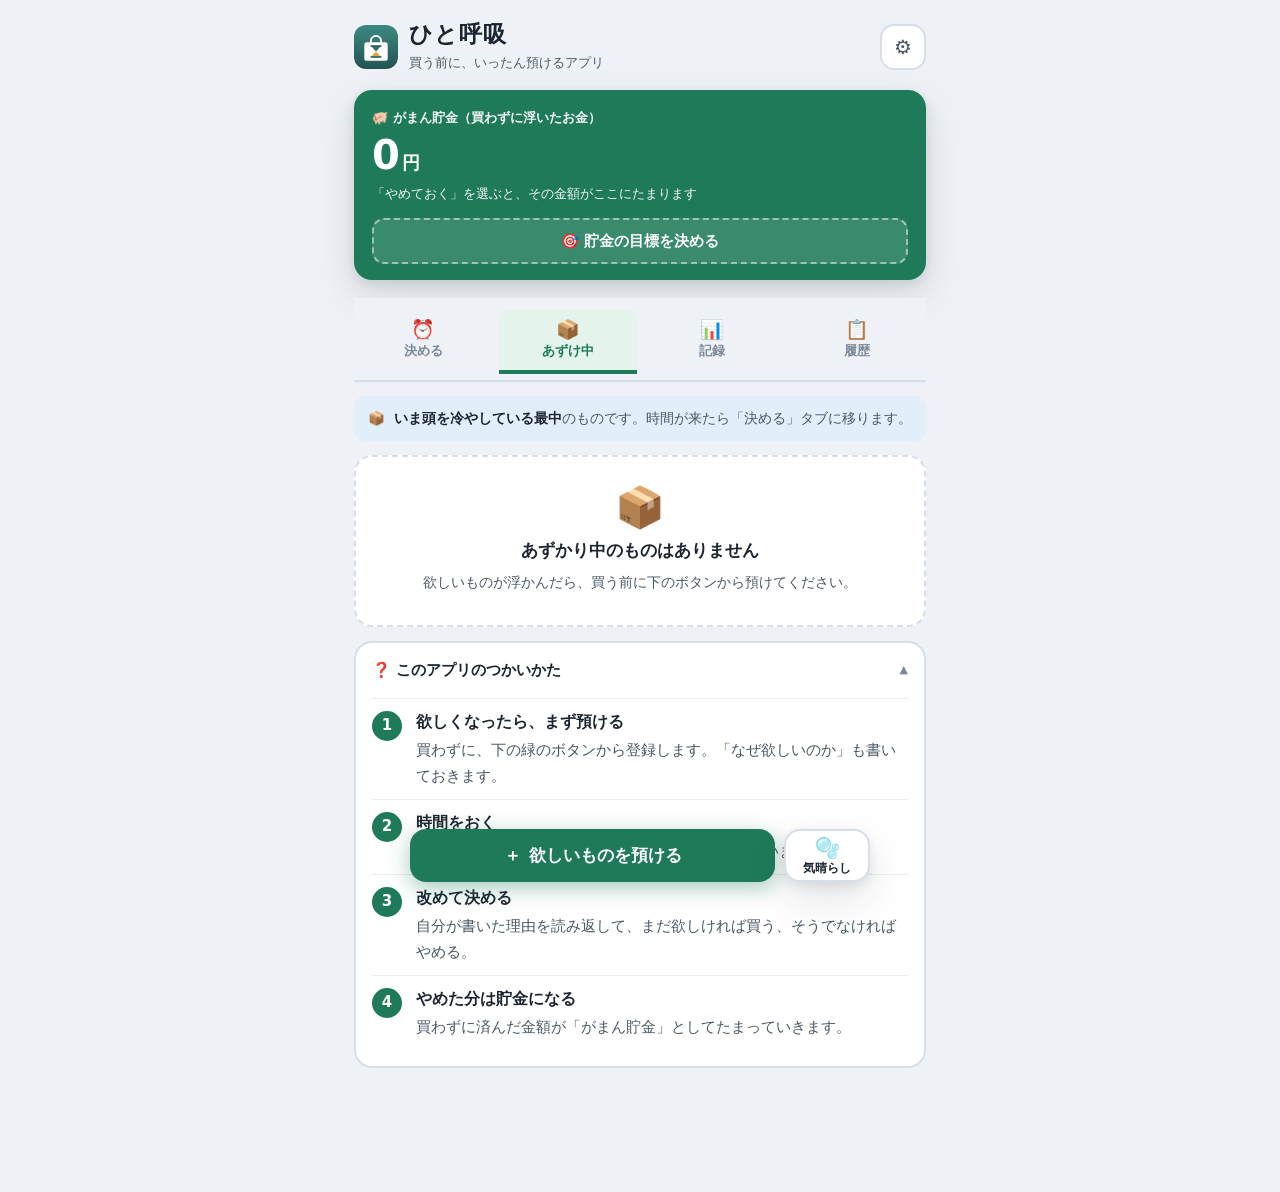
<file: kaimono/index.html>
<!DOCTYPE html>
<html lang="ja">
<head>
<meta charset="utf-8">
<meta name="viewport" content="width=device-width, initial-scale=1, viewport-fit=cover">
<meta name="theme-color" content="#1f7a5a">
<meta name="description" content="欲しくなったものを一度あずけて、頭が冷えてから買うか決めるアプリ。やめた分は「がまん貯金」としてたまっていきます。">
<title>ひと呼吸 — 買う前のクールダウン</title>
<link rel="manifest" href="manifest.webmanifest">
<link rel="icon" href="icons/icon.svg" type="image/svg+xml">
<link rel="apple-touch-icon" href="icons/icon-192.png">
<style>
  :root{
    --paper:#eef1f5; --card:#ffffff; --card-2:#f5f7fa;
    --ink:#1b2430; --ink-soft:#4a5765; --muted:#7c8899;
    --line:#d8dee7; --line-soft:#eaeef3;

    --green:#1f7a5a; --green-bg:#e4f4ec; --green-ink:#14573f;
    --amber:#c97a14; --amber-bg:#fdf0da; --amber-ink:#8a5209;
    /* ボタンなど「色で塗りつぶす場所」の色。暗い画面では濃い色に差し替える */
    --green-solid:#1f7a5a; --green-solid-fg:#ffffff;
    --amber-solid:#c97a14; --amber-solid-fg:#ffffff;
    --orange:#c4552d; --orange-bg:#fbe7df; --orange-ink:#8c3a1d;
    --blue:#2b6cb0; --blue-bg:#e3eefb;
    --red:#b3392a;

    --gothic:"Hiragino Sans","Hiragino Kaku Gothic ProN","Yu Gothic","Noto Sans JP",system-ui,sans-serif;
    --shadow:0 1px 2px rgba(27,36,48,.06), 0 6px 18px rgba(27,36,48,.07);
    --shadow-lg:0 4px 12px rgba(27,36,48,.1), 0 16px 40px rgba(27,36,48,.12);
  }
  @media (prefers-color-scheme: dark){
    :root:not([data-theme="light"]){
      --paper:#14181d; --card:#1e242c; --card-2:#252c35;
      --ink:#f0f3f7; --ink-soft:#c0c9d4; --muted:#8b95a3;
      --line:#38414d; --line-soft:#2b323b;

      --green:#4cc08f; --green-bg:#17362a; --green-ink:#8fe0bd;
      --amber:#e0a33f; --amber-bg:#3a2d14; --amber-ink:#f2c777;
      --green-solid:#1d5c45; --green-solid-fg:#eafaf3;
      --amber-solid:#a9761f; --amber-solid-fg:#fff8ea;
      --orange:#e8825a; --orange-bg:#3b2419; --orange-ink:#f4a884;
      --blue:#6aa9e8; --blue-bg:#1a2a3d;
      --red:#e0705e;

      --shadow:0 1px 2px rgba(0,0,0,.35), 0 6px 18px rgba(0,0,0,.3);
      --shadow-lg:0 4px 12px rgba(0,0,0,.4), 0 16px 40px rgba(0,0,0,.35);
    }
  }
  :root[data-theme="dark"]{
    --paper:#14181d; --card:#1e242c; --card-2:#252c35;
    --ink:#f0f3f7; --ink-soft:#c0c9d4; --muted:#8b95a3;
    --line:#38414d; --line-soft:#2b323b;

    --green:#4cc08f; --green-bg:#17362a; --green-ink:#8fe0bd;
    --amber:#e0a33f; --amber-bg:#3a2d14; --amber-ink:#f2c777;
    --green-solid:#1d5c45; --green-solid-fg:#eafaf3;
    --amber-solid:#a9761f; --amber-solid-fg:#fff8ea;
    --orange:#e8825a; --orange-bg:#3b2419; --orange-ink:#f4a884;
    --blue:#6aa9e8; --blue-bg:#1a2a3d;
    --red:#e0705e;

    --shadow:0 1px 2px rgba(0,0,0,.35), 0 6px 18px rgba(0,0,0,.3);
    --shadow-lg:0 4px 12px rgba(0,0,0,.4), 0 16px 40px rgba(0,0,0,.35);
  }

  *{box-sizing:border-box}
  [hidden]{display:none !important}
  html,body{margin:0;padding:0}
  body{
    background:var(--paper); color:var(--ink); font-family:var(--gothic);
    font-size:16px; line-height:1.8; -webkit-font-smoothing:antialiased;
    padding-bottom:calc(110px + env(safe-area-inset-bottom));
  }
  button,input,select,textarea{font-family:inherit;font-size:16px;color:inherit}
  button{cursor:pointer}
  .num{font-variant-numeric:tabular-nums;font-feature-settings:"tnum"}
  .wrap{max-width:600px;margin:0 auto;padding:0 14px}

  /* ══ ヘッダー ══ */
  header.top{padding:20px 0 4px}
  .top-row{display:flex;align-items:center;justify-content:space-between;gap:12px}
  .brand{display:flex;align-items:center;gap:11px;min-width:0}
  .brand img{width:44px;height:44px;border-radius:12px;flex:none}
  h1{font-size:23px;font-weight:800;letter-spacing:.04em;margin:0;line-height:1.3}
  .tagline{font-size:13px;color:var(--ink-soft);margin:1px 0 0;font-weight:500}
  .icon-btn{
    width:46px;height:46px;flex:none;border-radius:14px;border:2px solid var(--line);
    background:var(--card);color:var(--ink-soft);font-size:20px;line-height:1;
    display:grid;place-items:center
  }
  .icon-btn:hover{border-color:var(--green);color:var(--green)}

  /* ══ 貯金カード ══ */
  .savings{
    margin:16px 0 0;padding:16px 18px;border-radius:18px;
    background:var(--green-solid);color:var(--green-solid-fg);box-shadow:var(--shadow-lg)
  }
  .savings .lbl{font-size:13px;font-weight:700;margin:0;opacity:.95;display:flex;align-items:center;gap:6px}
  .savings .amt{font-size:40px;font-weight:800;margin:2px 0 0;line-height:1.15;letter-spacing:-.01em}
  .savings .amt small{font-size:18px;font-weight:700;margin-left:3px}
  .savings .side{font-size:13px;margin:4px 0 0;opacity:.95;font-weight:500}

  /* 貯金カードの中の「目標」 */
  .goal-mini{margin:13px 0 0;padding:12px 13px 11px;border-radius:14px;background:rgba(255,255,255,.16)}
  .goal-mini .gt{display:flex;align-items:baseline;justify-content:space-between;gap:10px;font-size:14px;font-weight:800}
  .goal-mini .gt small{font-size:12px;font-weight:700;opacity:.9;white-space:nowrap}
  .goal-mini .gbar{height:12px;border-radius:999px;background:rgba(0,0,0,.22);overflow:hidden;margin-top:8px}
  .goal-mini .gbar i{display:block;height:100%;background:#ffd66b;border-radius:999px;transition:width .4s}
  .goal-mini .gs{font-size:12.5px;font-weight:700;margin:6px 0 0;opacity:.95}
  .goal-mini.done .gbar i{background:#ffe9a3}
  .goal-set{
    margin:13px 0 0;width:100%;min-height:46px;border-radius:12px;border:2px dashed rgba(255,255,255,.5);
    background:rgba(255,255,255,.12);color:inherit;font-size:14.5px;font-weight:800
  }
  .goal-done-btn{
    margin:9px 0 0;width:100%;min-height:46px;border-radius:12px;border:none;
    background:#ffd66b;color:#4a3708;font-size:15px;font-weight:800
  }

  /* ══ タブ ══ */
  nav.tabs{
    position:sticky;top:0;z-index:20;background:var(--paper);
    padding:12px 0 8px;margin-top:14px;display:flex;gap:6px
  }
  nav.tabs::after{content:"";position:absolute;left:0;right:0;bottom:0;height:2px;background:var(--line)}
  .tab{
    flex:1;padding:8px 2px 10px;border:none;background:none;color:var(--muted);
    font-size:13px;font-weight:700;border-bottom:4px solid transparent;border-radius:10px 10px 0 0;
    display:flex;flex-direction:column;align-items:center;gap:1px;line-height:1.4;position:relative;z-index:1
  }
  .tab .ic{font-size:19px;line-height:1.2}
  .tab[aria-selected="true"]{color:var(--green);border-bottom-color:var(--green);background:var(--green-bg)}
  .badge{
    position:absolute;top:2px;right:calc(50% - 30px);
    min-width:20px;height:20px;padding:0 6px;border-radius:999px;background:var(--red);
    color:#fff;font-size:12px;line-height:20px;font-weight:800
  }
  .badge[hidden]{display:none}

  /* ══ 各タブの説明 ══ */
  .view-note{
    display:flex;gap:9px;align-items:flex-start;
    background:var(--blue-bg);color:var(--ink-soft);border-radius:12px;
    padding:11px 14px;margin:14px 0 4px;font-size:13.5px;line-height:1.7;font-weight:500
  }
  .view-note b{color:var(--ink)}

  /* ══ カード ══ */
  section.view[hidden]{display:none}
  .item{
    background:var(--card);border:2px solid var(--line);border-radius:18px;
    padding:0;margin:14px 0;box-shadow:var(--shadow);overflow:hidden
  }
  .item-top{
    display:flex;align-items:center;gap:8px;padding:9px 16px;
    background:var(--card-2);border-bottom:2px solid var(--line-soft);
    font-size:13px;font-weight:700;color:var(--ink-soft)
  }
  .item.ready{border-color:var(--amber)}
  .item.ready .item-top{background:var(--amber-bg);color:var(--amber-ink);border-bottom-color:transparent}
  .item-body{padding:14px 16px 16px}

  .item .name{font-size:19px;font-weight:800;margin:0;word-break:break-word;line-height:1.5}
  .price-row{display:flex;align-items:baseline;justify-content:space-between;gap:12px;margin:8px 0 0}
  .price{font-size:27px;font-weight:800;white-space:nowrap;letter-spacing:-.01em}
  .price small{font-size:15px;font-weight:700;margin-left:1px}
  .want-inline{font-size:14px;color:var(--amber);font-weight:700;white-space:nowrap}
  .want-inline s{color:var(--line);text-decoration:none}

  .tags{display:flex;flex-wrap:wrap;gap:6px;margin:10px 0 0}
  .chip{
    font-size:12.5px;font-weight:700;padding:3px 11px;border-radius:999px;
    background:var(--line-soft);color:var(--ink-soft)
  }
  .chip.sign{background:var(--orange-bg);color:var(--orange-ink)}
  .chip.need{background:var(--blue-bg);color:var(--blue)}
  .chip.link{background:var(--blue-bg);color:var(--blue);text-decoration:none}

  .quote{margin:12px 0 0;border:2px solid var(--line-soft);border-radius:12px;overflow:hidden}
  .quote .qh{
    background:var(--line-soft);padding:5px 12px;font-size:12px;font-weight:700;color:var(--ink-soft)
  }
  .quote p{margin:0;padding:10px 12px;font-size:14.5px;color:var(--ink-soft);
           white-space:pre-wrap;word-break:break-word;line-height:1.8}

  /* 残り時間 */
  .timer{margin:14px 0 0;background:var(--card-2);border-radius:14px;padding:13px 14px}
  .timer .big{font-size:15px;font-weight:700;color:var(--ink-soft);margin:0}
  .timer .big b{font-size:27px;font-weight:800;color:var(--green);margin:0 3px}
  .bar{height:12px;border-radius:999px;background:var(--line);overflow:hidden;margin-top:9px;border:1px solid var(--line)}
  .bar i{display:block;height:100%;background:var(--green);border-radius:999px;transition:width .4s}
  .bar.over i{background:var(--red)}
  .bar-ends{display:flex;justify-content:space-between;font-size:12px;color:var(--muted);margin-top:5px;font-weight:600}

  /* ボタン */
  .acts{display:flex;flex-direction:column;gap:9px;margin-top:14px}
  .btn{
    width:100%;min-height:52px;padding:9px 14px;border-radius:14px;border:2px solid var(--line);
    background:var(--card);color:var(--ink);font-size:16px;font-weight:700;
    display:flex;flex-direction:column;align-items:center;justify-content:center;gap:1px;line-height:1.4
  }
  .btn span{font-size:12px;font-weight:600;opacity:.85}
  .btn:hover{border-color:var(--ink-soft)}
  .btn.green{background:var(--green-solid);border-color:var(--green-solid);color:var(--green-solid-fg)}
  .btn.amber{background:var(--amber-solid);border-color:var(--amber-solid);color:var(--amber-solid-fg)}
  .btn.orange{background:var(--orange-bg);border-color:var(--orange);color:var(--orange-ink)}
  .btn.small{min-height:44px;font-size:14px;font-weight:700}
  .btn.plain{background:none;border-color:transparent;color:var(--muted);min-height:40px;font-size:13.5px}
  .btn.plain:hover{color:var(--ink);border-color:var(--line)}
  .btn-row{display:flex;gap:9px}
  .btn-row .btn{flex:1}

  /* からっぽ表示 */
  .empty{
    background:var(--card);border:2px dashed var(--line);border-radius:18px;
    padding:30px 20px;margin:14px 0;text-align:center
  }
  .empty .ic{font-size:40px;line-height:1}
  .empty .big{display:block;font-size:17px;font-weight:800;margin:8px 0 4px}
  .empty p{margin:0;font-size:14px;color:var(--ink-soft);line-height:1.8}

  /* つかいかた */
  .howto{background:var(--card);border:2px solid var(--line);border-radius:18px;margin:14px 0;overflow:hidden}
  .howto > summary{
    padding:14px 16px;font-size:15px;font-weight:800;cursor:pointer;list-style:none;
    display:flex;align-items:center;gap:8px
  }
  .howto > summary::-webkit-details-marker{display:none}
  .howto > summary::after{content:"▼";margin-left:auto;font-size:11px;color:var(--muted)}
  .howto[open] > summary::after{content:"▲"}
  .howto ol{margin:0;padding:0 16px 16px;list-style:none;counter-reset:s}
  .howto li{
    counter-increment:s;position:relative;padding:10px 0 10px 44px;font-size:14.5px;
    line-height:1.8;border-top:1px solid var(--line-soft)
  }
  .howto li::before{
    content:counter(s);position:absolute;left:0;top:12px;width:30px;height:30px;border-radius:999px;
    background:var(--green-solid);color:var(--green-solid-fg);font-size:15px;font-weight:800;display:grid;place-items:center;line-height:1
  }
  .howto li b{display:block;font-size:15.5px;font-weight:800;color:var(--ink)}
  .howto li em{font-style:normal;color:var(--ink-soft)}

  /* ══ 記録 ══ */
  h2.sec{font-size:17px;font-weight:800;margin:26px 0 0;display:flex;align-items:center;gap:8px}
  .sec-note{font-size:13px;color:var(--ink-soft);margin:3px 0 0;line-height:1.7}

  .stat-grid{display:grid;grid-template-columns:1fr 1fr;gap:11px;margin:12px 0 0}
  .panel{background:var(--card);border:2px solid var(--line);border-radius:18px;padding:14px 16px;box-shadow:var(--shadow)}
  .panel.green{border-color:var(--green);background:var(--green-bg)}
  .panel.orange{border-color:var(--orange);background:var(--orange-bg)}
  .stat .k{font-size:13px;font-weight:700;margin:0;display:flex;align-items:center;gap:5px}
  .panel.green .k{color:var(--green-ink)}
  .panel.orange .k{color:var(--orange-ink)}
  .stat .v{font-size:26px;font-weight:800;margin:2px 0 0;line-height:1.3;letter-spacing:-.01em}
  .stat .v small{font-size:14px;font-weight:700;margin-left:1px}
  .stat .n{font-size:12.5px;color:var(--ink-soft);margin:0;font-weight:600}

  .budget-text{font-size:14.5px;font-weight:700;margin:0 0 4px}
  .budget .bar{height:16px}
  .budget .bar i{background:var(--orange)}
  .budget .bar.over i{background:var(--red)}

  .chart{display:flex;gap:9px;align-items:flex-end;height:150px;margin:14px 0 0}
  .chart .col{flex:1;display:flex;flex-direction:column;align-items:center;gap:6px;height:100%;justify-content:flex-end}
  .chart .stack{width:100%;max-width:38px;display:flex;flex-direction:column;justify-content:flex-end;gap:3px;flex:1}
  .chart .seg{border-radius:5px;min-height:0}
  .chart .seg.b{background:var(--orange)}
  .chart .seg.s{background:var(--green)}
  .chart .cap{font-size:12px;color:var(--ink-soft);font-weight:700;white-space:nowrap}
  .chart .col.now .cap{color:var(--ink);background:var(--line-soft);border-radius:999px;padding:0 8px}
  .legend{display:flex;gap:16px;font-size:13px;color:var(--ink-soft);margin:12px 0 0;justify-content:center;font-weight:700}
  .legend span{display:flex;align-items:center;gap:6px}
  .legend s{width:14px;height:14px;border-radius:4px;display:inline-block}
  .legend s.b{background:var(--orange)}
  .legend s.s{background:var(--green)}

  .callout{
    display:flex;gap:10px;align-items:flex-start;background:var(--green-bg);color:var(--green-ink);
    border-radius:14px;padding:13px 15px;font-size:14.5px;line-height:1.8;font-weight:600;margin:12px 0 0
  }
  .callout .ic{font-size:19px;line-height:1.5}

  .tag-rank .row{display:flex;align-items:center;gap:10px;font-size:14px;padding:7px 0}
  .tag-rank .row + .row{border-top:1px solid var(--line-soft)}
  .tag-rank .nm{width:104px;flex:none;font-weight:700;font-size:13px}
  .tag-rank .tr{flex:1;height:12px;background:var(--line-soft);border-radius:999px;overflow:hidden}
  .tag-rank .tr i{display:block;height:100%;background:var(--orange);border-radius:999px}
  .tag-rank .vl{width:82px;text-align:right;font-size:13px;font-weight:700;white-space:nowrap}

  /* ══ 履歴 ══ */
  .log{background:var(--card);border:2px solid var(--line);border-radius:18px;box-shadow:var(--shadow);overflow:hidden;margin:14px 0}
  .log .month{font-size:14px;font-weight:800;padding:11px 15px;background:var(--card-2);border-bottom:2px solid var(--line-soft)}
  .log .row{display:flex;align-items:center;gap:11px;padding:12px 15px}
  .log .row + .row{border-top:1px solid var(--line-soft)}
  .log .mark{
    flex:none;padding:3px 10px;border-radius:999px;font-size:12.5px;font-weight:800
  }
  .log .mark.s{background:var(--green-bg);color:var(--green-ink)}
  .log .mark.b{background:var(--orange-bg);color:var(--orange-ink)}
  .log .nm{flex:1;min-width:0;font-size:15px;font-weight:700;line-height:1.5}
  .log .nm span{display:block;font-size:12px;color:var(--muted);font-weight:600;
                white-space:nowrap;overflow:hidden;text-overflow:ellipsis}
  .log .pr{font-size:16px;font-weight:800;white-space:nowrap}
  .log .pr small{font-size:12px}
  .log .del{border:none;background:none;color:var(--muted);font-size:20px;padding:4px;line-height:1}
  .log .del:hover{color:var(--red)}

  /* ══ 画面下のボタン ══ */
  .fab-row{
    position:fixed;left:50%;transform:translateX(-50%);
    bottom:calc(18px + env(safe-area-inset-bottom));z-index:30;width:min(94%,460px);
    display:flex;gap:9px
  }
  .fab{
    flex:1;border:none;border-radius:16px;background:var(--green-solid);color:var(--green-solid-fg);
    padding:15px 14px;font-size:17px;font-weight:800;
    box-shadow:0 6px 22px rgba(31,122,90,.4);display:flex;align-items:center;justify-content:center;gap:8px
  }
  .fab:active{transform:scale(.98)}
  .fab-sub{
    flex:none;width:86px;border:2px solid var(--line);border-radius:16px;background:var(--card);color:var(--ink);
    font-size:12px;font-weight:800;box-shadow:var(--shadow-lg);
    display:flex;flex-direction:column;align-items:center;justify-content:center;gap:0;line-height:1.3
  }
  .fab-sub .ic{font-size:20px}
  .fab-sub:active{transform:scale(.98)}

  /* ══ ダイアログ ══ */
  dialog{
    border:none;border-radius:22px 22px 0 0;padding:0;background:var(--card);color:var(--ink);
    width:100%;max-width:600px;max-height:94vh;margin:auto auto 0;box-shadow:0 -8px 40px rgba(0,0,0,.28)
  }
  @media (min-width:640px){ dialog{border-radius:22px;margin:auto} }
  dialog::backdrop{background:rgba(15,20,26,.55)}
  dialog[open]{display:flex;flex-direction:column}
  dialog > form{display:flex;flex-direction:column;flex:1 1 auto;min-height:0}
  .dlg-head{
    flex:none;display:flex;align-items:center;justify-content:space-between;gap:10px;
    padding:16px 18px;border-bottom:2px solid var(--line)
  }
  .dlg-head h2{font-size:18px;font-weight:800;margin:0}
  .dlg-body{flex:1 1 auto;min-height:0;padding:18px 18px 24px;overflow-y:auto;-webkit-overflow-scrolling:touch}
  .dlg-foot{
    flex:none;border-top:2px solid var(--line);background:var(--card);
    padding:12px 18px calc(14px + env(safe-area-inset-bottom));display:flex;flex-direction:column;gap:9px
  }
  .x{border:none;background:var(--card-2);border-radius:999px;color:var(--ink-soft);font-size:20px;line-height:1;width:38px;height:38px;flex:none}

  /* フォーム */
  .field{margin:0 0 20px}
  .field > .lb{display:flex;align-items:center;gap:8px;font-size:15.5px;font-weight:800;margin:0 0 6px}
  .field > .lb .no{
    width:26px;height:26px;border-radius:999px;background:var(--green-solid);color:var(--green-solid-fg);
    font-size:14px;font-weight:800;display:grid;place-items:center;flex:none;line-height:1
  }
  .field > .lb .opt{font-size:11.5px;font-weight:700;color:var(--muted);background:var(--line-soft);border-radius:999px;padding:1px 8px}
  .field .help{font-size:12.5px;color:var(--ink-soft);margin:0 0 7px;line-height:1.7}
  .in{
    width:100%;min-height:52px;padding:12px 14px;border:2px solid var(--line);border-radius:14px;
    background:var(--card-2);color:var(--ink);font-size:16.5px;font-weight:600
  }
  .in:focus{outline:none;border-color:var(--green);background:var(--card)}
  textarea.in{min-height:90px;resize:vertical;line-height:1.8;font-weight:500}
  .two{display:grid;grid-template-columns:1.1fr 1fr;gap:10px}
  .yen-wrap{position:relative}
  .yen-wrap .in{padding-right:38px}
  .yen-wrap .unit{position:absolute;right:14px;top:50%;transform:translateY(-50%);font-weight:700;color:var(--ink-soft)}

  .seg-pick{display:flex;gap:7px;flex-wrap:wrap}
  .seg-pick button{
    padding:9px 15px;border-radius:999px;border:2px solid var(--line);background:var(--card);
    color:var(--ink-soft);font-size:14px;font-weight:700;min-height:44px
  }
  .seg-pick button[aria-pressed="true"]{background:var(--green-solid);border-color:var(--green-solid);color:var(--green-solid-fg)}
  .seg-pick.big button{flex:1;min-width:130px;flex-direction:column;display:flex;align-items:center;justify-content:center;line-height:1.4;gap:0}
  .seg-pick.big button small{font-size:11.5px;font-weight:600;opacity:.85}

  .stars{display:flex;gap:2px;justify-content:center}
  .stars button{border:none;background:none;font-size:38px;line-height:1;padding:2px;color:var(--line)}
  .stars button.on{color:#f0b429}
  .want-note{font-size:14.5px;font-weight:700;margin:2px 0 0;text-align:center;color:var(--ink-soft)}

  .checks{border:2px solid var(--line);border-radius:14px;overflow:hidden;background:var(--card)}
  .checks label{display:flex;gap:11px;align-items:center;padding:12px 14px;font-size:14.5px;line-height:1.6;font-weight:600}
  .checks label + label{border-top:1px solid var(--line-soft)}
  .checks input{width:22px;height:22px;flex:none;accent-color:var(--green);margin:0}
  .checks label:has(input:checked){background:var(--orange-bg);color:var(--orange-ink)}
  .sign-note{font-size:13.5px;margin:9px 0 0;color:var(--ink-soft);font-weight:700;line-height:1.7}
  .sign-note.hot{color:var(--orange-ink);background:var(--orange-bg);border-radius:12px;padding:10px 13px}

  .cool-box{
    background:var(--green-bg);color:var(--green-ink);border-radius:14px;padding:13px 15px;margin:8px 0 0
  }
  .cool-box .t{font-size:13px;font-weight:700;margin:0}
  .cool-box .d{font-size:19px;font-weight:800;margin:1px 0 0}
  .cool-box .w{font-size:12.5px;font-weight:600;margin:4px 0 0;line-height:1.7;opacity:.95}

  /* 判定ダイアログ */
  .j-ask{font-size:21px;font-weight:800;margin:0 0 2px;text-align:center}
  .j-item{background:var(--card-2);border-radius:16px;padding:14px;text-align:center;margin:14px 0 0}
  .j-item .nm{font-size:18px;font-weight:800;margin:0;line-height:1.5}
  .j-item .pr{font-size:30px;font-weight:800;margin:2px 0 0}
  .j-item .pr small{font-size:16px}
  .cmp{display:grid;grid-template-columns:1fr auto 1fr;gap:9px;align-items:center;text-align:center;margin:14px 0 0}
  .cmp .box{background:var(--card-2);border-radius:14px;padding:11px 6px}
  .cmp .box .k{font-size:12px;font-weight:700;color:var(--ink-soft);margin:0}
  .cmp .box .v{font-size:19px;margin:2px 0 0;color:#f0b429;letter-spacing:.04em}
  .cmp .box .v s{color:var(--line);text-decoration:none}
  .cmp .arw{color:var(--muted);font-size:18px;font-weight:800}
  .j-hint{font-size:14px;font-weight:700;margin:12px 0 0;text-align:center;line-height:1.7;
          background:var(--blue-bg);border-radius:12px;padding:11px 13px}

  /* 設定 */
  .set-row{display:flex;align-items:center;justify-content:space-between;gap:12px;padding:12px 0;font-size:14.5px;font-weight:700}
  .set-row + .set-row{border-top:1px solid var(--line-soft)}
  .set-row .in{width:auto;max-width:180px;min-height:46px;text-align:right}
  .set-row select.in{text-align:left}
  .set-row .btn{width:auto;min-width:120px;min-height:44px;font-size:14px}
  .danger{color:var(--red);border-color:var(--red)}
  .hint{font-size:12.5px;color:var(--ink-soft);line-height:1.8;margin:8px 0 0;font-weight:500}

  /* ══ 目標（記録タブ） ══ */
  .goal-panel .gname{font-size:18px;font-weight:800;margin:0;display:flex;align-items:center;gap:7px}
  .goal-panel .gamt{font-size:14px;font-weight:700;color:var(--ink-soft);margin:1px 0 0}
  .goal-panel .gbig{font-size:28px;font-weight:800;margin:10px 0 0;color:var(--green)}
  .goal-panel .gbig small{font-size:14px;color:var(--ink-soft);font-weight:700;margin-left:2px}
  .goal-panel .bar{height:16px}
  .goal-panel .bar-ends{margin-top:6px}
  .goal-hist{font-size:13.5px;font-weight:600;color:var(--ink-soft)}
  .goal-hist .row{display:flex;justify-content:space-between;gap:10px;padding:7px 0}
  .goal-hist .row + .row{border-top:1px solid var(--line-soft)}
  .goal-hist b{font-weight:800;color:var(--ink)}

  /* ══ 気晴らし ══ */
  .mood-grid{display:grid;grid-template-columns:1fr 1fr;gap:9px}
  .mood-grid button{
    min-height:74px;border:2px solid var(--line);border-radius:16px;background:var(--card-2);color:var(--ink);
    font-size:14.5px;font-weight:800;display:flex;flex-direction:column;align-items:center;justify-content:center;gap:2px
  }
  .mood-grid button .ic{font-size:26px;line-height:1.1}
  .mood-grid button[aria-pressed="true"]{border-color:var(--green);background:var(--green-bg);color:var(--green-ink)}

  .idea{
    display:block;width:100%;text-align:left;color:var(--ink);
    border:2px solid var(--line);border-radius:16px;padding:14px 15px;margin:11px 0 0;background:var(--card-2)
  }
  .idea[aria-pressed="true"]{border-color:var(--green);background:var(--green-bg)}
  .idea[aria-pressed="true"] .it{color:var(--green-ink)}
  .idea .it{font-size:16.5px;font-weight:800;margin:0;line-height:1.6}
  .idea .id{font-size:13.5px;color:var(--ink-soft);margin:4px 0 0;font-weight:500;line-height:1.7}
  .idea .im{display:inline-block;font-size:12px;font-weight:800;color:var(--blue);background:var(--blue-bg);
            border-radius:999px;padding:2px 10px;margin:0 0 6px}
  .relief-head{font-size:17px;font-weight:800;margin:0 0 4px}
  .relief-lead{font-size:13.5px;color:var(--ink-soft);margin:0 0 14px;line-height:1.7;font-weight:500}
  .relief-tip{
    display:flex;gap:9px;align-items:flex-start;background:var(--amber-bg);color:var(--amber-ink);
    border-radius:12px;padding:11px 13px;font-size:13.5px;font-weight:700;line-height:1.7;margin:14px 0 0
  }
  .relief-link{
    width:100%;min-height:48px;margin:10px 0 0;border:2px solid var(--amber);border-radius:12px;
    background:var(--amber-bg);color:var(--amber-ink);font-size:14.5px;font-weight:800
  }

  .toast{
    position:fixed;left:50%;transform:translateX(-50%);bottom:calc(100px + env(safe-area-inset-bottom));
    background:var(--ink);color:var(--paper);padding:13px 22px;border-radius:14px;font-size:15px;font-weight:700;
    z-index:60;opacity:0;pointer-events:none;transition:opacity .25s, transform .25s;max-width:90%;text-align:center;
    box-shadow:var(--shadow-lg)
  }
  .toast.show{opacity:1;transform:translateX(-50%) translateY(-6px)}
</style>
</head>
<body>

<div class="wrap">
  <header class="top">
    <div class="top-row">
      <div class="brand">
        <img src="icons/icon.svg" alt="" width="44" height="44">
        <div>
          <h1>ひと呼吸</h1>
          <p class="tagline">買う前に、いったん預けるアプリ</p>
        </div>
      </div>
      <button class="icon-btn" id="btnSettings" type="button" aria-label="設定">⚙</button>
    </div>

    <div class="savings">
      <p class="lbl">🐖 がまん貯金（買わずに浮いたお金）</p>
      <p class="amt num" id="savTotal">0<small>円</small></p>
      <p class="side" id="savSide">「やめておく」を選ぶと、その金額がここにたまります</p>
      <div id="savGoal"></div>
    </div>
  </header>

  <nav class="tabs" role="tablist" aria-label="表示の切り替え">
    <button class="tab" role="tab" data-view="judge" aria-selected="false">
      <span class="ic" aria-hidden="true">⏰</span>決める<span class="badge" id="bJudge" hidden>0</span></button>
    <button class="tab" role="tab" data-view="wait" aria-selected="true">
      <span class="ic" aria-hidden="true">📦</span>あずけ中<span class="badge" id="bWait" hidden>0</span></button>
    <button class="tab" role="tab" data-view="stat" aria-selected="false">
      <span class="ic" aria-hidden="true">📊</span>記録</button>
    <button class="tab" role="tab" data-view="log" aria-selected="false">
      <span class="ic" aria-hidden="true">📋</span>履歴</button>
  </nav>

  <main>
    <!-- 決める（判定待ち） -->
    <section class="view" id="view-judge" hidden>
      <div class="view-note">
        <span aria-hidden="true">⏰</span>
        <div><b>あずける時間が終わったもの</b>です。ひとつずつ「買う」か「やめる」を選んでください。</div>
      </div>
      <div id="judgeList"></div>
    </section>

    <!-- あずけ中 -->
    <section class="view" id="view-wait">
      <div class="view-note">
        <span aria-hidden="true">📦</span>
        <div><b>いま頭を冷やしている最中</b>のものです。時間が来たら「決める」タブに移ります。</div>
      </div>
      <div id="waitList"></div>

      <details class="howto" id="howto">
        <summary>❓ このアプリのつかいかた</summary>
        <ol>
          <li><b>欲しくなったら、まず預ける</b><em>買わずに、下の緑のボタンから登録します。「なぜ欲しいのか」も書いておきます。</em></li>
          <li><b>時間をおく</b><em>金額に応じて1日〜1ヶ月あずかります。この間は買いません。</em></li>
          <li><b>改めて決める</b><em>自分が書いた理由を読み返して、まだ欲しければ買う、そうでなければやめる。</em></li>
          <li><b>やめた分は貯金になる</b><em>買わずに済んだ金額が「がまん貯金」としてたまっていきます。</em></li>
        </ol>
      </details>
    </section>

    <!-- 記録 -->
    <section class="view" id="view-stat" hidden>
      <div class="view-note">
        <span aria-hidden="true">📊</span>
        <div><b>今月の使いぐあい</b>と、これまでの傾向です。</div>
      </div>

      <div class="stat-grid">
        <div class="panel stat green">
          <p class="k">✋ 今月やめた</p>
          <p class="v num" id="mSkip">0<small>円</small></p>
          <p class="n" id="mSkipN">0件</p>
        </div>
        <div class="panel stat orange">
          <p class="k">🛍 今月買った</p>
          <p class="v num" id="mBuy">0<small>円</small></p>
          <p class="n" id="mBuyN">0件</p>
        </div>
      </div>

      <h2 class="sec">🎯 貯金の目標</h2>
      <p class="sec-note">やめておいた金額が、この目標に積み立てられていきます。</p>
      <div id="goalArea" style="margin-top:12px"></div>

      <h2 class="sec">🫧 気晴らしの記録</h2>
      <p class="sec-note">買わずに気分を切り替えられた回数です。</p>
      <div class="panel" id="reliefArea" style="margin-top:12px"></div>

      <h2 class="sec">💰 今月の予算</h2>
      <p class="sec-note">「買った」と決めた金額の合計です。予算は ⚙ から決められます。</p>
      <div class="panel budget" style="margin-top:12px">
        <p class="budget-text" id="budgetText">予算はまだ決めていません</p>
        <div class="bar" id="budgetBar"><i style="width:0%"></i></div>
      </div>

      <h2 class="sec">📈 月ごとの推移</h2>
      <p class="sec-note">直近6ヶ月。オレンジが買った金額、緑ががまんした金額です。</p>
      <div class="panel" style="margin-top:12px">
        <div class="chart" id="chart"></div>
        <div class="legend"><span><s class="b"></s>買った</span><span><s class="s"></s>がまんした</span></div>
      </div>

      <h2 class="sec">🌱 ひと呼吸の効きめ</h2>
      <div class="callout" id="insightBox">
        <span class="ic" aria-hidden="true">🌱</span>
        <div id="insight">まだ記録がありません。まずはひとつ預けてみてください。</div>
      </div>

      <h2 class="sec">🧺 買ったもの・内訳</h2>
      <p class="sec-note">どの種類にお金を使っているかの合計です。</p>
      <div class="panel tag-rank" id="tagRank" style="margin-top:12px">
        <p class="n">まだ「買った」記録がありません。</p>
      </div>
    </section>

    <!-- 履歴 -->
    <section class="view" id="view-log" hidden>
      <div class="view-note">
        <span aria-hidden="true">📋</span>
        <div><b>決めたもの</b>の一覧です。× で記録を消せます。</div>
      </div>
      <div id="logList"></div>
    </section>
  </main>
</div>

<div class="fab-row">
  <button class="fab" id="btnAdd" type="button"><span aria-hidden="true">＋</span> 欲しいものを預ける</button>
  <button class="fab-sub" id="btnRelief" type="button">
    <span class="ic" aria-hidden="true">🫧</span>気晴らし</button>
</div>

<!-- ══ 追加ダイアログ ══ -->
<dialog id="dlgAdd">
  <form method="dialog" id="formAdd">
    <div class="dlg-head">
      <h2>欲しいものを預ける</h2>
      <button class="x" type="button" data-close="dlgAdd" aria-label="閉じる">×</button>
    </div>
    <div class="dlg-body">
      <div class="field">
        <label class="lb" for="fName"><span class="no">1</span>なにが欲しい？</label>
        <input class="in" id="fName" type="text" placeholder="ワイヤレスイヤホン" required maxlength="60">
      </div>

      <div class="field">
        <label class="lb" for="fPrice"><span class="no">2</span>おいくら？</label>
        <div class="two">
          <div class="yen-wrap">
            <input class="in num" id="fPrice" type="number" inputmode="numeric" min="0" step="1" placeholder="12000" required>
            <span class="unit">円</span>
          </div>
          <input class="in" id="fShop" type="text" placeholder="お店（任意）" maxlength="40">
        </div>
      </div>

      <div class="field">
        <label class="lb" for="fUrl"><span class="no">3</span>商品ページ<span class="opt">任意</span></label>
        <p class="help">リンクを貼っておくと、決めるときに見返せます。</p>
        <input class="in" id="fUrl" type="url" placeholder="https://" inputmode="url">
      </div>

      <div class="field">
        <p class="lb"><span class="no">4</span>どんな種類？</p>
        <div class="seg-pick" id="fTags"></div>
      </div>

      <div class="field">
        <p class="lb"><span class="no">5</span>これは必要？それとも欲しい？</p>
        <p class="help">「必要なもの」を選ぶと、あずける時間が半分になります。</p>
        <div class="seg-pick big" id="fKind">
          <button type="button" data-kind="want" aria-pressed="true">欲しいもの<small>なくても困らない</small></button>
          <button type="button" data-kind="need" aria-pressed="false">必要なもの<small>ないと困る</small></button>
        </div>
      </div>

      <div class="field">
        <p class="lb"><span class="no">6</span>いま、どれくらい欲しい？</p>
        <div class="stars" id="fWant"></div>
        <p class="want-note" id="fWantNote">かなり欲しい</p>
      </div>

      <div class="field">
        <label class="lb" for="fReason"><span class="no">7</span>なぜ欲しいのか<span class="opt">任意</span></label>
        <p class="help">あとで自分が読み返す言葉です。ここが効きます。</p>
        <textarea class="in" id="fReason" placeholder="今のイヤホンの左が聞こえにくいから。通勤で毎日使う。" maxlength="300"></textarea>
      </div>

      <div class="field">
        <p class="lb"><span class="no">8</span>あてはまるものにチェック</p>
        <p class="help">衝動買いになりやすいサインです。3つ以上つくと、あずける時間が2倍になります。</p>
        <div class="checks" id="fSigns"></div>
        <p class="sign-note" id="fSignNote"></p>
        <button class="relief-link" type="button" id="fRelief" hidden>🫧 先に気晴らしを試してみる</button>
      </div>

      <div class="field" style="margin-bottom:0">
        <label class="lb" for="fCool"><span class="no">9</span>いつまで預ける？</label>
        <select class="in" id="fCool"></select>
        <div class="cool-box">
          <p class="t">この日まで買わずに待ちます</p>
          <p class="d" id="fCoolDate">—</p>
          <p class="w" id="fCoolWhy"></p>
        </div>
      </div>
    </div>
    <div class="dlg-foot">
      <button class="btn green" type="submit" id="addSubmit">この内容で預ける</button>
      <button class="btn plain" type="button" data-close="dlgAdd">やめる</button>
    </div>
  </form>
</dialog>

<!-- ══ 判定ダイアログ ══ -->
<dialog id="dlgJudge">
  <div class="dlg-head">
    <h2>買うか決める</h2>
    <button class="x" type="button" data-close="dlgJudge" aria-label="閉じる">×</button>
  </div>
  <div class="dlg-body">
    <p class="j-ask">まだ欲しいですか？</p>
    <div class="j-item">
      <p class="nm" id="jName"></p>
      <p class="pr num" id="jPrice"></p>
    </div>
    <div class="quote" id="jReason" hidden>
      <div class="qh">📝 預けたときに、自分が書いた理由</div>
      <p id="jReasonText"></p>
    </div>

    <div class="field" style="margin:18px 0 0">
      <p class="lb" style="justify-content:center">いま、どれくらい欲しい？</p>
      <div class="stars" id="jWant"></div>
      <p class="want-note" id="jWantNote"></p>
    </div>

    <div class="cmp">
      <div class="box"><p class="k">預けたとき</p><p class="v" id="jWasStars"></p></div>
      <div class="arw">→</div>
      <div class="box"><p class="k">いま</p><p class="v" id="jNowStars"></p></div>
    </div>
    <p class="j-hint" id="jHint"></p>
  </div>
  <div class="dlg-foot">
    <button class="btn green" type="button" id="jSkip">やめておく<span id="jSkipSub"></span></button>
    <button class="btn orange" type="button" id="jBuy">買う<span>今月の買った金額に記録します</span></button>
    <button class="btn plain" type="button" id="jSnooze">決められない — もう7日あずける</button>
  </div>
</dialog>

<!-- ══ 設定ダイアログ ══ -->
<dialog id="dlgSet">
  <div class="dlg-head">
    <h2>設定</h2>
    <button class="x" type="button" data-close="dlgSet" aria-label="閉じる">×</button>
  </div>
  <div class="dlg-body">
    <h2 class="sec" style="margin-top:0">💰 ひと月の買い物予算</h2>
    <p class="sec-note">0のままなら、予算のバーは表示されません。</p>
    <div class="set-row">
      <span>予算</span>
      <input class="in num" id="sBudget" type="number" inputmode="numeric" min="0" step="1" placeholder="0">
    </div>

    <h2 class="sec">⏳ あずける時間のめやす</h2>
    <p class="sec-note">金額で自動的に決まります。「必要なもの」は半分、衝動サインが3つ以上つくと2倍になります。</p>
    <div id="sRules"></div>

    <h2 class="sec">🎨 見た目</h2>
    <div class="set-row">
      <span>テーマ</span>
      <select class="in" id="sTheme">
        <option value="auto">端末に合わせる</option>
        <option value="light">明るい</option>
        <option value="dark">暗い</option>
      </select>
    </div>

    <h2 class="sec">🔔 お知らせ</h2>
    <div class="set-row">
      <span>あずけ終わりを通知</span>
      <button class="btn small" type="button" id="sNotify">許可する</button>
    </div>
    <p class="hint">通知はこのアプリを開いている間だけ届きます。iPhoneでは、ホーム画面に追加したアプリから開いてください。</p>

    <h2 class="sec">💾 データ</h2>
    <div class="set-row">
      <span>バックアップを書き出す</span>
      <button class="btn small" type="button" id="sExport">書き出す</button>
    </div>
    <div class="set-row">
      <span>バックアップを読み込む</span>
      <button class="btn small" type="button" id="sImport">読み込む</button>
    </div>
    <input type="file" id="sFile" accept="application/json,.json" hidden>
    <div class="set-row">
      <span>すべて消す</span>
      <button class="btn small danger" type="button" id="sReset">全消去</button>
    </div>
    <p class="hint">記録はこの端末の中だけに保存されます。ブラウザのデータを消すと記録も消えるので、ときどき書き出しておくと安心です。</p>
  </div>
  <div class="dlg-foot">
    <button class="btn green" type="button" data-close="dlgSet">閉じる</button>
  </div>
</dialog>

<!-- ══ 目標ダイアログ ══ -->
<dialog id="dlgGoal">
  <form method="dialog" id="formGoal">
    <div class="dlg-head">
      <h2 id="goalTitle">貯金の目標を決める</h2>
      <button class="x" type="button" data-close="dlgGoal" aria-label="閉じる">×</button>
    </div>
    <div class="dlg-body">
      <p class="relief-lead">がまん貯金が、この目標に向かって積み上がります。「北海道旅行」「新しい冷蔵庫」など、買い物をやめたごほうびになるものがおすすめです。</p>

      <div class="field">
        <label class="lb" for="gName"><span class="no">1</span>なにを目標にする？</label>
        <input class="in" id="gName" type="text" placeholder="北海道旅行" required maxlength="40">
      </div>

      <div class="field">
        <label class="lb" for="gAmount"><span class="no">2</span>いくら貯める？</label>
        <div class="yen-wrap">
          <input class="in num" id="gAmount" type="number" inputmode="numeric" min="1" step="1" placeholder="150000" required>
          <span class="unit">円</span>
        </div>
      </div>

      <div class="field" id="gBaseField">
        <p class="lb"><span class="no">3</span>いまの貯金はどうする？</p>
        <div class="seg-pick big" id="gBase">
          <button type="button" data-base="use" aria-pressed="true">目標にあてる<small id="gBaseUse">いまの貯金から数える</small></button>
          <button type="button" data-base="keep" aria-pressed="false">とっておく<small>これから貯める分だけ数える</small></button>
        </div>
      </div>

      <div class="cool-box">
        <p class="t">この目標までの道のり</p>
        <p class="d" id="gPreview">—</p>
        <p class="w" id="gPreviewWhy"></p>
      </div>
    </div>
    <div class="dlg-foot">
      <button class="btn green" type="submit">この目標にする</button>
      <button class="btn plain" type="button" id="gDelete" hidden>この目標をやめる</button>
      <button class="btn plain" type="button" data-close="dlgGoal">とじる</button>
    </div>
  </form>
</dialog>

<!-- ══ 気晴らしダイアログ ══ -->
<dialog id="dlgRelief">
  <div class="dlg-head">
    <h2>買わずに、気分を変える</h2>
    <button class="x" type="button" data-close="dlgRelief" aria-label="閉じる">×</button>
  </div>
  <div class="dlg-body">
    <div id="reliefStep1">
      <p class="relief-head">いま、どんな気分ですか？</p>
      <p class="relief-lead">買いたい気持ちの後ろには、たいてい別の気持ちがあります。近いものを選んでください。</p>
      <div class="mood-grid" id="moodGrid"></div>
      <div class="relief-tip">
        <span aria-hidden="true">💡</span>
        <div>気持ちが動いているときの買い物は、あとで後悔しやすいと言われます。まず15分だけ、別のことをしてみましょう。</div>
      </div>
    </div>

    <div id="reliefStep2" hidden>
      <p class="relief-head" id="reliefMoodName"></p>
      <p class="relief-lead">この中から、いまできそうなものをひとつ選んでください。</p>
      <div id="ideaList"></div>
      <button class="btn small" type="button" id="reliefMore" style="margin-top:12px">ほかの案を見る</button>
      <button class="btn plain" type="button" id="reliefBack">気分を選びなおす</button>
    </div>
  </div>
  <div class="dlg-foot" id="reliefFoot" hidden>
    <button class="btn green" type="button" id="reliefDone">やってみた！<span>気晴らしの記録に1回たします</span></button>
    <button class="btn plain" type="button" data-close="dlgRelief">とじる</button>
  </div>
</dialog>

<div class="toast" id="toast"></div>

<script>
"use strict";
/* ═══════════════════════════════════════════════════════
   ひと呼吸 — 買う前のクールダウン
   データはすべてこの端末の localStorage に保存する。
   ═══════════════════════════════════════════════════════ */

const KEY = 'hitokokyuu.v1';
const HOUR = 3600 * 1000;
const DAY  = 24 * HOUR;

/* 種類（カテゴリ）。記録の内訳で使う */
const TAGS = ['服・コスメ','食べもの','本・ゲーム','推し・グッズ','家電・ガジェット','日用品','その他'];

/* 欲しい度の言葉 */
const WANT_WORDS = ['','なんとなく','ちょっと欲しい','まあまあ欲しい','かなり欲しい','どうしても欲しい'];

/* 衝動のサイン（チェックが多いほど、あずける時間を延ばす） */
const SIGNS = [
  '同じような物を、もう持っている',
  'セール・期間限定に背中を押されている',
  '疲れている／気分を変えたくて見ている',
  '置き場所がまだ決まっていない',
  '使う予定の日が、まだ決まっていない'
];

/* ── 気晴らしの提案 ──────────────────────
   買い物以外で気分を切り替える案。気分ごとに用意しておき、
   その場で3つずつ出す。ぜんぶこの中に入っているので通信はいらない。 */
const MOODS = [
  { k:'angry',   ic:'😤', t:'イライラする' },
  { k:'tired',   ic:'😮‍💨', t:'疲れた' },
  { k:'lonely',  ic:'🫥', t:'さみしい' },
  { k:'bored',   ic:'🥱', t:'退屈' },
  { k:'anxious', ic:'😟', t:'不安・もやもや' },
  { k:'shop',    ic:'🛍️', t:'とにかく買いたい' }
];
const IDEAS = {
  angry:[
    { t:'4秒吸って、8秒かけて吐く', m:2,  d:'これを5回。吐く息を長くすると、体のほうから落ち着いてきます。' },
    { t:'手首と首を冷たい水で冷やす', m:1, d:'頭に上った熱が引いて、視界が戻ってきます。' },
    { t:'早足で10分だけ歩く', m:10, d:'歩くリズムが、考えごとをほどいてくれます。' },
    { t:'いらない紙を思いきり破る', m:2, d:'音と手ごたえで、意外とすっきりします。' },
    { t:'引き出しをひとつだけ片づける', m:10, d:'手を動かしているうちに、気持ちが落ち着きます。' },
    { t:'腹が立ったことを紙に書いて、丸めて捨てる', m:5, d:'外に出してしまうと、抱えずにすみます。' },
    { t:'熱いシャワーを浴びる', m:10, d:'いったん体を切り替えると、判断も変わります。' }
  ],
  tired:[
    { t:'白湯かお茶を、ゆっくり一杯', m:5, d:'温かいものを飲むだけで、ひと息つけます。' },
    { t:'アラームをかけて15分だけ横になる', m:15, d:'短い休息でも、判断力はかなり戻ります。' },
    { t:'蒸しタオルで目を温める', m:5, d:'画面の疲れがやわらぎます。' },
    { t:'肩と足首をゆっくりまわす', m:3, d:'固まったところをほぐすと、気分も軽くなります。' },
    { t:'明かりを落として、好きな曲を1曲', m:5, d:'何もしない時間を、自分に許してあげてください。' },
    { t:'今日はもう店じまい、と決めて寝支度', m:15, d:'疲れた日の買い物は、たいてい翌日に後悔します。' },
    { t:'5分だけ、なにもしない', m:5, d:'スマホも置いて、ぼんやりするだけでかまいません。' }
  ],
  lonely:[
    { t:'誰かに「元気？」と一言だけ送る', m:2, d:'返事がなくても大丈夫。送った時点で少し軽くなります。' },
    { t:'昔の写真フォルダを見返す', m:10, d:'もう持っている楽しさを思い出せます。' },
    { t:'好きな動画・配信を1本だけ', m:20, d:'時間を決めて見ると、後ろめたさが残りません。' },
    { t:'推しの供給を眺める（買わずに）', m:10, d:'見るだけでも、ちゃんと満たされます。' },
    { t:'湯船にゆっくりつかる', m:20, d:'ひとりの時間を、気持ちのいい時間に変えます。' },
    { t:'好きな曲を声に出して歌う', m:10, d:'声を出すと、さみしさが少し薄まります。' },
    { t:'返しそびれていた連絡を1件返す', m:10, d:'つながりが戻ると、買い物欲は落ち着きます。' }
  ],
  bored:[
    { t:'積んである本を5ページだけ', m:5, d:'5ページでやめていいと決めると、始められます。' },
    { t:'いつもと違う道を散歩する', m:20, d:'新しいものが欲しい気分は、新しい景色でも満たせます。' },
    { t:'部屋の模様替えを1か所だけ', m:15, d:'買わなくても、部屋は新しくなります。' },
    { t:'作ってみたかったものを1品つくる', m:30, d:'手を動かす楽しさは、買う楽しさとよく似ています。' },
    { t:'ストレッチ動画を1本やってみる', m:10, d:'体が動くと、頭の退屈も晴れます。' },
    { t:'使っていない物を1つ、売る準備をする', m:15, d:'増やす代わりに減らすと、気分が切り替わります。' },
    { t:'行きたい場所を調べてメモする', m:10, d:'次の楽しみをつくるほうが、長く効きます。' }
  ],
  anxious:[
    { t:'不安なことを紙に全部書き出す', m:10, d:'頭の中にあるうちは、実際より大きく見えます。' },
    { t:'明日やることを3つだけ決める', m:5, d:'3つに絞ると、急に身軽になります。' },
    { t:'箱呼吸（4秒吸う・止める・吐く・止める）を5回', m:3, d:'呼吸を数えている間は、心配事から離れられます。' },
    { t:'お金のことを、1回だけちゃんと見る', m:10, d:'見えない不安より、見える数字のほうが軽いものです。' },
    { t:'照明を暖色にして、音を消す', m:2, d:'刺激を減らすと、そわそわが静まります。' },
    { t:'早めに寝る支度をはじめる', m:15, d:'不安なときの買い物は、翌朝いちばん後悔します。' },
    { t:'聞き慣れた曲を1曲、歩きながら', m:10, d:'知っているものは、それだけで安心をくれます。' }
  ],
  shop:[
    { t:'カートに入れるだけ入れて、買わずに閉じる', m:5, d:'選んでいる時間がいちばん楽しい、ということがよくあります。' },
    { t:'家にある「お気に入り」を3つ並べて眺める', m:5, d:'すでに持っている良い物を、思い出してください。' },
    { t:'「あずけ中」のリストを読み返す', m:5, d:'前に欲しかったものを見ると、熱が冷めます。' },
    { t:'クローゼットや棚で、似た物を探す', m:10, d:'あると気づいたとたん、欲しさは下がります。' },
    { t:'買ったつもりで、その金額をがまん貯金に足す', m:1, d:'「買った満足」と「貯まる満足」を両取りできます。' },
    { t:'使っていない物をひとつ売りに出す', m:15, d:'買い物の楽しさは、手放すほうでも味わえます。' },
    { t:'目標まであと何円か、確かめる', m:1, d:'数字が近づいているのを見ると、踏みとどまれます。' }
  ]
};

/* あずける時間のめやす（金額の上限 → 時間）。設定で変更できる */
const DEFAULT_RULES = [
  { max: 3000,   hours: 24 },
  { max: 10000,  hours: 72 },
  { max: 30000,  hours: 168 },
  { max: 100000, hours: 336 },
  { max: null,   hours: 720 }
];

/* 選べる時間の候補 */
const COOL_CHOICES = [
  { h: 1,   t: '1時間' },
  { h: 6,   t: '6時間' },
  { h: 12,  t: '12時間' },
  { h: 24,  t: '1日' },
  { h: 72,  t: '3日' },
  { h: 168, t: '1週間' },
  { h: 336, t: '2週間' },
  { h: 720, t: '1ヶ月' },
  { h: 2160,t: '3ヶ月' }
];

/* ── 保存と読み込み ───────────────────── */
function blank(){
  return {
    version:1,
    items:[],            /* 預けたもの・決めたもの */
    goal:null,           /* いまの貯金目標 {name, amount, baseline, createdAt} */
    goalsDone:[],        /* 達成した目標 {name, amount, achievedAt} */
    relief:[],           /* 気晴らしの記録 {ts, mood, idea} */
    settings:{ budget:0, theme:'auto', rules:DEFAULT_RULES.map(r=>({...r})) }
  };
}
function load(){
  try{
    const raw = localStorage.getItem(KEY);
    if(!raw) return blank();
    const d = JSON.parse(raw);
    const base = blank();
    d.items = Array.isArray(d.items) ? d.items : [];
    d.goal = (d.goal && typeof d.goal === 'object') ? d.goal : null;
    d.goalsDone = Array.isArray(d.goalsDone) ? d.goalsDone : [];
    d.relief = Array.isArray(d.relief) ? d.relief : [];
    d.settings = Object.assign(base.settings, d.settings || {});
    if(!Array.isArray(d.settings.rules) || d.settings.rules.length !== DEFAULT_RULES.length){
      d.settings.rules = DEFAULT_RULES.map(r=>({...r}));
    }
    return d;
  }catch(e){
    return blank();
  }
}
function save(){
  try{ localStorage.setItem(KEY, JSON.stringify(db)); }
  catch(e){ toast('保存できませんでした'); }
}
let db = load();

/* ── 小さな道具 ───────────────────────── */
const $  = (s, r=document) => r.querySelector(s);
const $$ = (s, r=document) => Array.from(r.querySelectorAll(s));
const esc = s => String(s ?? '').replace(/[&<>"']/g, c => ({'&':'&amp;','<':'&lt;','>':'&gt;','"':'&quot;',"'":'&#39;'}[c]));
const yen = n => Math.round(n||0).toLocaleString('ja-JP');
const uid = () => Date.now().toString(36) + Math.random().toString(36).slice(2,7);
/* 星は「塗り」と「空」で色を分けて出す */
const stars = n => '★'.repeat(n) + (n < 5 ? `<s>${'★'.repeat(5-n)}</s>` : '');

function toast(msg){
  const t = $('#toast');
  t.textContent = msg;
  t.classList.add('show');
  clearTimeout(toast._t);
  toast._t = setTimeout(()=>t.classList.remove('show'), 2400);
}

/* 残り時間を日本語にする */
function remainParts(ms){
  if(ms <= 0) return { big:'0', unit:'', text:'あずけ終わり' };
  const m = Math.floor(ms / 60000);
  const d = Math.floor(m / 1440), h = Math.floor((m % 1440) / 60), mi = m % 60;
  if(d > 0) return { text:`あと <b class="num">${d}</b>日 <b class="num">${h}</b>時間` };
  if(h > 0) return { text:`あと <b class="num">${h}</b>時間 <b class="num">${mi}</b>分` };
  return { text:`あと <b class="num">${Math.max(1, mi)}</b>分` };
}
function hoursText(h){
  if(h < 24) return `${h}時間`;
  if(h % 720 === 0) return `${h/720}ヶ月`;
  if(h % 168 === 0) return `${h/168}週間`;
  return `${Math.round(h/24)}日`;
}
const WEEK = ['日','月','火','水','木','金','土'];
function ymd(ts){
  const d = new Date(ts);
  return `${d.getMonth()+1}月${d.getDate()}日`;
}
function ymdw(ts){
  const d = new Date(ts);
  return `${d.getFullYear()}年${d.getMonth()+1}月${d.getDate()}日（${WEEK[d.getDay()]}）`;
}
function ymdShort(ts){
  const d = new Date(ts);
  return `${d.getFullYear()}/${d.getMonth()+1}/${d.getDate()}`;
}
function monthKey(ts){
  const d = new Date(ts);
  return `${d.getFullYear()}-${String(d.getMonth()+1).padStart(2,'0')}`;
}

/* 金額から、あずける時間（時間単位）を決める */
function baseHours(price){
  const rules = db.settings.rules;
  for(const r of rules){
    if(r.max === null || price <= r.max) return r.hours;
  }
  return rules[rules.length-1].hours;
}
function suggestHours(price, kind, signCount){
  let h = baseHours(price);
  if(kind === 'need') h = Math.max(1, Math.round(h / 2));
  if(signCount >= 3) h = h * 2;
  /* 選択肢の中でいちばん近いものに寄せる */
  let best = COOL_CHOICES[0].h, diff = Infinity;
  for(const c of COOL_CHOICES){
    const d = Math.abs(c.h - h);
    if(d < diff){ diff = d; best = c.h; }
  }
  return best;
}

/* ── 状態のしぼり込み ─────────────────── */
const now = () => Date.now();
const waiting = () => db.items.filter(i => i.status === 'waiting' && i.readyAt >  now())
                              .sort((a,b) => a.readyAt - b.readyAt);
const ready   = () => db.items.filter(i => i.status === 'waiting' && i.readyAt <= now())
                              .sort((a,b) => a.readyAt - b.readyAt);
const decided = () => db.items.filter(i => i.status === 'bought' || i.status === 'skipped')
                              .sort((a,b) => b.decidedAt - a.decidedAt);

/* ── がまん貯金の計算 ─────────────────────
   貯金 ＝ やめた金額の合計 −（達成した目標で使った分） */
const skippedTotal = () => db.items.filter(i => i.status === 'skipped').reduce((s,i) => s + i.price, 0);
const usedTotal    = () => db.goalsDone.reduce((s,g) => s + g.amount, 0);
const balance      = () => Math.max(0, skippedTotal() - usedTotal());

/* いまの目標の進みぐあい */
function goalState(){
  const g = db.goal;
  if(!g) return null;
  const saved = Math.max(0, balance() - (g.baseline || 0));
  const rest  = Math.max(0, g.amount - saved);
  return { goal:g, saved, rest, pct: Math.min(100, saved / g.amount * 100), done: saved >= g.amount };
}

/* ═══ 画面の描画 ═══════════════════════ */
let view = 'wait';

function render(){
  document.documentElement.dataset.theme = db.settings.theme === 'auto' ? '' : db.settings.theme;
  renderSavings();
  renderTabs();
  if(view === 'wait')  renderWait();
  if(view === 'judge') renderJudgeList();
  if(view === 'stat')  renderStat();
  if(view === 'log')   renderLog();
}

function renderSavings(){
  const skipped = db.items.filter(i => i.status === 'skipped');
  $('#savTotal').innerHTML = `${yen(balance())}<small>円</small>`;
  const side = $('#savSide');
  if(skipped.length === 0){
    side.textContent = '「やめておく」を選ぶと、その金額がここにたまります';
  }else{
    const mk = monthKey(now());
    const m = skipped.filter(i => monthKey(i.decidedAt) === mk);
    let t = `これまで ${skipped.length}件 やめました（今月は ${yen(m.reduce((s,i)=>s+i.price,0))}円）`;
    if(db.goalsDone.length) t += `／目標を ${db.goalsDone.length}回 達成`;
    side.textContent = t;
  }

  /* 目標のバー */
  const box = $('#savGoal');
  const gs = goalState();
  if(!gs){
    box.innerHTML = `<button class="goal-set" type="button" id="btnGoalNew">🎯 貯金の目標を決める</button>`;
  }else if(gs.done){
    box.innerHTML = `<div class="goal-mini done">
        <div class="gt"><span>🎉 ${esc(gs.goal.name)}</span><small>達成！</small></div>
        <div class="gbar"><i style="width:100%"></i></div>
        <p class="gs">目標の ${yen(gs.goal.amount)}円 がたまりました</p>
      </div>
      <button class="goal-done-btn" type="button" id="btnGoalAchieve">この目標に使う（貯金からおろす）</button>`;
  }else{
    box.innerHTML = `<div class="goal-mini">
        <div class="gt"><span>🎯 ${esc(gs.goal.name)}</span><small class="num">${yen(gs.goal.amount)}円</small></div>
        <div class="gbar"><i style="width:${gs.pct.toFixed(1)}%"></i></div>
        <p class="gs">あと <span class="num">${yen(gs.rest)}</span>円（${Math.floor(gs.pct)}% たまりました）</p>
      </div>`;
  }
}

function renderTabs(){
  $$('.tab').forEach(b => b.setAttribute('aria-selected', String(b.dataset.view === view)));
  $$('.view').forEach(s => { s.hidden = (s.id !== 'view-' + view); });
  const r = ready().length, w = waiting().length;
  const bj = $('#bJudge'), bw = $('#bWait');
  bj.hidden = r === 0; bj.textContent = r;
  bw.hidden = w === 0; bw.textContent = w;
}

/* あずけ中 */
function renderWait(){
  const list = waiting();
  const box = $('#waitList');
  if(list.length === 0){
    box.innerHTML = `<div class="empty">
      <div class="ic" aria-hidden="true">📦</div>
      <span class="big">あずかり中のものはありません</span>
      <p>欲しいものが浮かんだら、買う前に下のボタンから預けてください。</p></div>`;
    $('#howto').open = db.items.length === 0;
    return;
  }
  box.innerHTML = list.map(i => {
    const total = i.readyAt - i.createdAt;
    const done  = Math.min(100, Math.max(0, (now() - i.createdAt) / total * 100));
    return `<article class="item" data-id="${i.id}">
      <div class="item-top"><span aria-hidden="true">📦</span>あずかり中</div>
      <div class="item-body">
        <p class="name">${esc(i.name)}</p>
        <div class="price-row">
          <span class="price num">${yen(i.price)}<small>円</small></span>
          <span class="want-inline">${stars(i.want)}</span>
        </div>
        <div class="tags">
          ${i.kind === 'need' ? '<span class="chip need">必要なもの</span>' : ''}
          <span class="chip">${esc(i.tag || 'その他')}</span>
          ${i.signs && i.signs.length ? `<span class="chip sign">衝動サイン ${i.signs.length}つ</span>` : ''}
          ${i.shop ? `<span class="chip">${esc(i.shop)}</span>` : ''}
          ${i.url ? `<a class="chip link" href="${esc(i.url)}" target="_blank" rel="noopener">商品ページ ↗</a>` : ''}
        </div>
        ${i.reason ? `<div class="quote"><div class="qh">📝 なぜ欲しいのか</div><p>${esc(i.reason)}</p></div>` : ''}
        <div class="timer">
          <p class="big">${remainParts(i.readyAt - now()).text}</p>
          <div class="bar"><i style="width:${done.toFixed(1)}%"></i></div>
          <div class="bar-ends"><span>預けた ${ymd(i.createdAt)}</span><span>決める ${ymd(i.readyAt)}</span></div>
        </div>
        <div class="acts">
          <button class="btn green" data-act="skip">やめる<span>${yen(i.price)}円をがまん貯金に入れます</span></button>
          <div class="btn-row">
            <button class="btn small" data-act="extend">もっと預ける<span>＋7日</span></button>
            <button class="btn small" data-act="now">待たずに買う</button>
          </div>
        </div>
      </div>
    </article>`;
  }).join('');
}

/* 決める（判定待ち） */
function renderJudgeList(){
  const list = ready();
  const box = $('#judgeList');
  if(list.length === 0){
    box.innerHTML = `<div class="empty">
      <div class="ic" aria-hidden="true">☕</div>
      <span class="big">いま決めるものはありません</span>
      <p>あずける時間が過ぎたものが、ここに出てきます。</p></div>`;
    return;
  }
  box.innerHTML = list.map(i => `
    <article class="item ready" data-id="${i.id}">
      <div class="item-top"><span aria-hidden="true">⏰</span>決める時間になりました</div>
      <div class="item-body">
        <p class="name">${esc(i.name)}</p>
        <div class="price-row">
          <span class="price num">${yen(i.price)}<small>円</small></span>
          <span class="want-inline">${stars(i.want)}</span>
        </div>
        <div class="tags">
          <span class="chip">${esc(i.tag || 'その他')}</span>
          <span class="chip">${ymd(i.createdAt)}から ${hoursText(Math.round((i.readyAt-i.createdAt)/HOUR))} あずけました</span>
          ${i.url ? `<a class="chip link" href="${esc(i.url)}" target="_blank" rel="noopener">商品ページ ↗</a>` : ''}
        </div>
        ${i.reason ? `<div class="quote"><div class="qh">📝 預けたときに、自分が書いた理由</div><p>${esc(i.reason)}</p></div>` : ''}
        <div class="acts">
          <button class="btn amber" data-act="judge">買うか決める</button>
        </div>
      </div>
    </article>`).join('');
}

/* 記録 */
function renderStat(){
  const mk = monthKey(now());
  const mine = db.items.filter(i => i.decidedAt && monthKey(i.decidedAt) === mk);
  const mb = mine.filter(i => i.status === 'bought');
  const ms = mine.filter(i => i.status === 'skipped');
  const mbSum = mb.reduce((s,i)=>s+i.price,0);
  $('#mSkip').innerHTML = `${yen(ms.reduce((s,i)=>s+i.price,0))}<small>円</small>`;
  $('#mSkipN').textContent = `${ms.length}件 やめました`;
  $('#mBuy').innerHTML  = `${yen(mbSum)}<small>円</small>`;
  $('#mBuyN').textContent  = `${mb.length}件 買いました`;

  renderGoalArea();
  renderReliefArea();

  /* 予算バー */
  const bud = db.settings.budget || 0;
  const bar = $('#budgetBar');
  if(bud > 0){
    const pct = Math.min(100, mbSum / bud * 100);
    bar.classList.toggle('over', mbSum > bud);
    bar.querySelector('i').style.width = pct.toFixed(1) + '%';
    $('#budgetText').textContent = mbSum > bud
      ? `予算 ${yen(bud)}円を ${yen(mbSum - bud)}円 こえています`
      : `${yen(bud)}円のうち ${yen(mbSum)}円 つかいました（あと ${yen(bud - mbSum)}円）`;
  }else{
    bar.querySelector('i').style.width = '0%';
    bar.classList.remove('over');
    $('#budgetText').textContent = '予算はまだ決めていません（⚙ から決められます）';
  }

  /* 月ごとの棒グラフ（直近6ヶ月） */
  const months = [];
  const d0 = new Date();
  for(let k=5;k>=0;k--){
    const d = new Date(d0.getFullYear(), d0.getMonth()-k, 1);
    months.push({ key: monthKey(d.getTime()), label: `${d.getMonth()+1}月`, b:0, s:0, now:k===0 });
  }
  db.items.forEach(i => {
    if(!i.decidedAt) return;
    const m = months.find(x => x.key === monthKey(i.decidedAt));
    if(!m) return;
    if(i.status === 'bought') m.b += i.price;
    if(i.status === 'skipped') m.s += i.price;
  });
  const top = Math.max(1, ...months.map(m => m.b + m.s));
  $('#chart').innerHTML = months.map(m => {
    const hb = m.b / top * 100, hs = m.s / top * 100;
    return `<div class="col${m.now ? ' now' : ''}">
      <div class="stack">
        ${m.b ? `<div class="seg b" style="height:${hb}%" title="買った ${yen(m.b)}円"></div>` : ''}
        ${m.s ? `<div class="seg s" style="height:${hs}%" title="がまん ${yen(m.s)}円"></div>` : ''}
      </div>
      <div class="cap">${m.label}</div>
    </div>`;
  }).join('');

  /* ひと呼吸の効きめ */
  const all = db.items.filter(i => i.decidedAt);
  const ins = $('#insight');
  if(all.length === 0){
    ins.textContent = 'まだ記録がありません。まずはひとつ預けてみてください。';
  }else{
    const sk = all.filter(i => i.status === 'skipped');
    const rate = Math.round(sk.length / all.length * 100);
    const down = all.filter(i => typeof i.wantAfter === 'number' && i.wantAfter < i.want).length;
    const imp  = all.filter(i => i.impulseBuy).length;
    let t = `これまで決めた ${all.length}件のうち、${sk.length}件（${rate}%）をやめておけました。`;
    if(down > 0) t += ` あずけているあいだに、${down}件は欲しい気持ちが下がりました。`;
    if(imp > 0)  t += ` 待たずに買ったのは ${imp}件です。`;
    ins.textContent = t;
  }

  /* 買ったものの内訳 */
  const bought = db.items.filter(i => i.status === 'bought');
  const rank = $('#tagRank');
  if(bought.length === 0){
    rank.innerHTML = '<p class="n">まだ「買った」記録がありません。</p>';
  }else{
    const by = {};
    bought.forEach(i => { const t = i.tag || 'その他'; by[t] = (by[t]||0) + i.price; });
    const rows = Object.entries(by).sort((a,b)=>b[1]-a[1]);
    const max = rows[0][1];
    rank.innerHTML = rows.map(([t,v]) => `<div class="row">
      <div class="nm">${esc(t)}</div>
      <div class="tr"><i style="width:${(v/max*100).toFixed(1)}%"></i></div>
      <div class="vl num">${yen(v)}円</div>
    </div>`).join('');
  }
}

/* 記録タブ：目標のところ */
function renderGoalArea(){
  const box = $('#goalArea');
  const gs = goalState();
  let html = '';

  if(!gs){
    html += `<div class="empty" style="margin:0">
      <div class="ic" aria-hidden="true">🎯</div>
      <span class="big">目標はまだありません</span>
      <p>「北海道旅行」「新しい冷蔵庫」など、がまんのごほうびを決めておくと続きます。</p>
      <button class="btn green" type="button" data-goal="new" style="margin-top:12px">目標を決める</button>
    </div>`;
  }else{
    /* 1ヶ月あたり、どれくらい貯まっているか＝あと何ヶ月かのめやす */
    /* 始めたばかりだと当てにならないので、2週間たってから出す */
    const days = Math.max(1, (now() - gs.goal.createdAt) / DAY);
    const perMonth = gs.saved / days * 30;
    const months = (gs.rest > 0 && perMonth > 0 && days >= 14) ? Math.ceil(gs.rest / perMonth) : 0;
    html += `<div class="panel goal-panel">
      <p class="gname">🎯 ${esc(gs.goal.name)}</p>
      <p class="gamt">目標 <span class="num">${yen(gs.goal.amount)}</span>円・${ymdShort(gs.goal.createdAt)}から</p>
      <p class="gbig num">${yen(gs.saved)}<small>円 たまりました</small></p>
      <div class="bar${gs.done ? '' : ''}"><i style="width:${gs.pct.toFixed(1)}%"></i></div>
      <div class="bar-ends"><span>${Math.floor(gs.pct)}%</span><span>${gs.done ? '達成！' : `あと ${yen(gs.rest)}円`}</span></div>
      ${gs.done
        ? `<button class="btn green" type="button" data-goal="achieve" style="margin-top:13px">この目標に使う<span>貯金からおろして、達成にします</span></button>`
        : (months > 0 ? `<p class="sec-note" style="margin-top:10px">いまのペースだと、あと ${months}ヶ月ほどで届きそうです。</p>` : '')}
      <div class="btn-row" style="margin-top:10px">
        <button class="btn small" type="button" data-goal="edit">目標を変える</button>
        <button class="btn small" type="button" data-goal="cancel">目標をやめる</button>
      </div>
    </div>`;
  }

  if(db.goalsDone.length){
    html += `<h2 class="sec">🏅 達成した目標</h2>
      <div class="panel goal-hist" style="margin-top:12px">${
        db.goalsDone.slice().reverse().map(g =>
          `<div class="row"><b>${esc(g.name)}</b><span class="num">${yen(g.amount)}円・${ymdShort(g.achievedAt)}</span></div>`
        ).join('')}</div>`;
  }
  box.innerHTML = html;
}

/* 記録タブ：気晴らしのところ */
function renderReliefArea(){
  const box = $('#reliefArea');
  const all = db.relief;
  if(all.length === 0){
    box.innerHTML = `<p class="n">まだ記録がありません。買いたくなったら、画面の下の「🫧 気晴らし」を押してみてください。</p>`;
    return;
  }
  const mk = monthKey(now());
  const m = all.filter(r => monthKey(r.ts) === mk).length;
  const recent = all.slice(-5).reverse();
  box.innerHTML = `
    <p class="k" style="font-size:13px;font-weight:700;margin:0">🫧 買わずに気分を切り替えた回数</p>
    <p class="v num" style="font-size:26px;font-weight:800;margin:2px 0 0">${all.length}<small style="font-size:14px;margin-left:2px">回</small></p>
    <p class="n" style="font-size:12.5px;color:var(--ink-soft);margin:0;font-weight:600">今月は ${m}回</p>
    <div class="goal-hist" style="margin-top:10px">${
      recent.map(r => `<div class="row"><b>${esc(r.idea)}</b><span>${ymdShort(r.ts)}</span></div>`).join('')}</div>`;
}

/* 履歴 */
function renderLog(){
  const list = decided();
  const box = $('#logList');
  if(list.length === 0){
    box.innerHTML = `<div class="empty">
      <div class="ic" aria-hidden="true">📋</div>
      <span class="big">まだ履歴はありません</span>
      <p>「買う」「やめる」を決めると、ここに残ります。</p></div>`;
    return;
  }
  let html = '', last = '';
  list.forEach(i => {
    const mk = monthKey(i.decidedAt);
    if(mk !== last){
      if(last) html += '</div>';
      const [y,m] = mk.split('-');
      html += `<div class="log"><div class="month">${y}年 ${Number(m)}月</div>`;
      last = mk;
    }
    const isBuy = i.status === 'bought';
    html += `<div class="row" data-id="${i.id}">
      <div class="mark ${isBuy ? 'b' : 's'}">${isBuy ? '買った' : 'やめた'}</div>
      <div class="nm">${esc(i.name)}
        <span>${ymdShort(i.decidedAt)}・${esc(i.tag||'その他')}${i.impulseBuy ? '・待たずに購入' : ''}</span>
      </div>
      <div class="pr num">${yen(i.price)}<small>円</small></div>
      <button class="del" type="button" data-act="del" aria-label="この記録を消す">×</button>
    </div>`;
  });
  html += '</div>';
  box.innerHTML = html;
}

/* ═══ 追加ダイアログ ═══════════════════ */
const add = { tag:'その他', kind:'want', want:4, signs:[], touchedCool:false };

function buildAddForm(){
  $('#fTags').innerHTML = TAGS.map(t =>
    `<button type="button" data-tag="${esc(t)}" aria-pressed="${t===add.tag}">${esc(t)}</button>`).join('');
  $('#fWant').innerHTML = [1,2,3,4,5].map(n =>
    `<button type="button" data-want="${n}" class="${n<=add.want?'on':''}" aria-label="★${n}">★</button>`).join('');
  $('#fSigns').innerHTML = SIGNS.map((s,k) =>
    `<label><input type="checkbox" data-sign="${k}"><span>${esc(s)}</span></label>`).join('');
  $('#fCool').innerHTML = COOL_CHOICES.map(c =>
    `<option value="${c.h}">${c.t}</option>`).join('');
}

function openAdd(){
  add.tag='その他'; add.kind='want'; add.want=4; add.signs=[]; add.touchedCool=false;
  $('#formAdd').reset();
  buildAddForm();
  $$('#fKind button').forEach(b => b.setAttribute('aria-pressed', String(b.dataset.kind === 'want')));
  $('#fWantNote').textContent = WANT_WORDS[4];
  $('#fRelief').hidden = true;
  refreshSigns();
  refreshCool();
  $('#dlgAdd').showModal();
  setTimeout(()=>$('#fName').focus(), 60);
}

function refreshSigns(){
  const n = add.signs.length;
  const el = $('#fSignNote');
  el.classList.toggle('hot', n >= 3);
  if(n === 0) el.textContent = 'あてはまるものがなければ、そのままで大丈夫です。';
  else if(n < 3) el.textContent = `衝動のサインが ${n}つ つきました。`;
  else el.textContent = `衝動のサインが ${n}つ。今日は見送りどきかもしれません。あずける時間を2倍にします。`;
}

function refreshCool(){
  const price = Number($('#fPrice').value || 0);
  const sug = suggestHours(price, add.kind, add.signs.length);
  if(!add.touchedCool) $('#fCool').value = String(sug);
  const cur = Number($('#fCool').value) || sug;
  $('#fCoolDate').textContent = ymdw(now() + cur * HOUR);
  const parts = [`${yen(price)}円 なら ${hoursText(baseHours(price))}`];
  if(add.kind === 'need') parts.push('必要なものなので半分');
  if(add.signs.length >= 3) parts.push('衝動サインが3つ以上なので2倍');
  $('#fCoolWhy').textContent = `${parts.join('・')} → おすすめは ${hoursText(sug)}です。`;
}

function submitAdd(e){
  e.preventDefault();
  const name  = $('#fName').value.trim();
  const price = Math.max(0, Math.round(Number($('#fPrice').value || 0)));
  if(!name){ toast('名前を入れてください'); return; }
  const hours = Number($('#fCool').value) || 24;
  const t = now();
  db.items.push({
    id: uid(),
    name,
    price,
    shop: $('#fShop').value.trim(),
    url:  $('#fUrl').value.trim(),
    reason: $('#fReason').value.trim(),
    tag: add.tag,
    kind: add.kind,
    want: add.want,
    signs: add.signs.slice(),
    coolHours: hours,
    createdAt: t,
    readyAt: t + hours * HOUR,
    status: 'waiting',
    decidedAt: null,
    wantAfter: null,
    notified: false
  });
  save();
  $('#dlgAdd').close();
  view = 'wait';
  render();
  toast(`${ymd(t + hours * HOUR)}まで あずかります`);
}

/* ═══ 判定ダイアログ ═══════════════════ */
let judgeId = null, judgeWant = 3;

function openJudge(id){
  const i = db.items.find(x => x.id === id);
  if(!i) return;
  judgeId = id;
  judgeWant = i.want;
  $('#jName').textContent  = i.name;
  $('#jPrice').innerHTML   = `${yen(i.price)}<small>円</small>`;
  $('#jSkipSub').textContent = `${yen(i.price)}円をがまん貯金に入れます`;
  const q = $('#jReason');
  if(i.reason){ q.hidden = false; $('#jReasonText').textContent = i.reason; } else { q.hidden = true; }
  $('#jWasStars').innerHTML = stars(i.want);
  drawJudgeStars();
  $('#dlgJudge').showModal();
}

function drawJudgeStars(){
  $('#jWant').innerHTML = [1,2,3,4,5].map(n =>
    `<button type="button" data-jwant="${n}" class="${n<=judgeWant?'on':''}" aria-label="★${n}">★</button>`).join('');
  $('#jWantNote').textContent = WANT_WORDS[judgeWant];
  $('#jNowStars').innerHTML = stars(judgeWant);
  const i = db.items.find(x => x.id === judgeId);
  const hint = $('#jHint');
  if(!i){ hint.textContent = ''; return; }
  if(judgeWant < i.want)      hint.textContent = '預ける前より下がりました。いまの気持ちを大事にしてください。';
  else if(judgeWant > i.want) hint.textContent = '時間をおいても上がりました。本当に必要なものかもしれません。';
  else                        hint.textContent = '気持ちは変わっていません。';
}

function decide(id, status, opts = {}){
  const i = db.items.find(x => x.id === id);
  if(!i) return;
  i.status = status;
  i.decidedAt = now();
  if(typeof opts.wantAfter === 'number') i.wantAfter = opts.wantAfter;
  if(opts.impulse) i.impulseBuy = true;
  save();
  render();
  if(status !== 'skipped'){
    toast(`「${i.name}」を買ったと記録しました`);
    return;
  }
  /* やめたときは、目標にどれだけ近づいたかも伝える */
  const gs = goalState();
  let msg = `よく我慢しました。${yen(i.price)}円 貯金へ`;
  if(gs && gs.done)      msg = `🎉 ${gs.goal.name} の目標に届きました！`;
  else if(gs)            msg += `／${gs.goal.name}まで あと ${yen(gs.rest)}円`;
  toast(msg);
}

function snooze(id, days){
  const i = db.items.find(x => x.id === id);
  if(!i) return;
  i.readyAt = Math.max(now(), i.readyAt) + days * DAY;
  i.notified = false;
  save();
  render();
  toast(`${ymd(i.readyAt)}まで あずかります`);
}

/* ═══ 目標 ═══════════════════════════ */
let goalBase = 'use';      /* use = いまの貯金もあてる／keep = これから貯める分だけ */
let goalEditing = false;

function openGoal(edit){
  goalEditing = !!edit && !!db.goal;
  $('#goalTitle').textContent = goalEditing ? '目標を変える' : '貯金の目標を決める';
  $('#gDelete').hidden = !goalEditing;
  $('#gBaseField').hidden = goalEditing;   /* 途中で数え方は変えない */
  if(goalEditing){
    $('#gName').value = db.goal.name;
    $('#gAmount').value = db.goal.amount;
  }else{
    $('#formGoal').reset();
    goalBase = 'use';
  }
  $$('#gBase button').forEach(b => b.setAttribute('aria-pressed', String(b.dataset.base === goalBase)));
  $('#gBaseUse').textContent = `いまの ${yen(balance())}円 から数える`;
  refreshGoalPreview();
  $('#dlgGoal').showModal();
  setTimeout(()=>$('#gName').focus(), 60);
}

function refreshGoalPreview(){
  const amt = Math.max(0, Math.round(Number($('#gAmount').value || 0)));
  const start = goalEditing
    ? Math.max(0, balance() - (db.goal.baseline || 0))
    : (goalBase === 'use' ? balance() : 0);
  const rest = Math.max(0, amt - start);
  $('#gPreview').textContent = amt === 0 ? '—' : (rest === 0 ? 'もう届いています！' : `あと ${yen(rest)}円`);
  $('#gPreviewWhy').textContent = amt === 0
    ? '金額を入れると、あと何円かを計算します。'
    : `いまの分 ${yen(start)}円 に、これから「やめておく」たびに積み上がっていきます。`;
}

function submitGoal(e){
  e.preventDefault();
  const name = $('#gName').value.trim();
  const amount = Math.max(1, Math.round(Number($('#gAmount').value || 0)));
  if(!name){ toast('目標の名前を入れてください'); return; }
  if(goalEditing){
    db.goal.name = name;
    db.goal.amount = amount;
  }else{
    db.goal = { name, amount, baseline: goalBase === 'use' ? 0 : balance(), createdAt: now() };
  }
  save();
  $('#dlgGoal').close();
  render();
  toast(goalEditing ? '目標を変えました' : `「${name}」を目標にしました`);
}

function achieveGoal(){
  const gs = goalState();
  if(!gs || !gs.done) return;
  if(!confirm(`「${gs.goal.name}」を達成にします。\n貯金から ${yen(gs.goal.amount)}円 を使ったことにして、あまった分は次の目標に引きつぎます。`)) return;
  db.goalsDone.push({ name: gs.goal.name, amount: gs.goal.amount, achievedAt: now() });
  db.goal = null;
  save(); render();
  toast('おめでとうございます！ 目標を達成しました 🎉');
}

function cancelGoal(){
  if(!db.goal) return;
  if(!confirm(`「${db.goal.name}」の目標をやめますか？\n（たまったお金はそのまま残ります）`)) return;
  db.goal = null;
  save(); render();
  toast('目標をやめました');
}

/* ═══ 気晴らし ═══════════════════════ */
let reliefMood = null, reliefOffset = 0, reliefPicks = [], reliefPicked = null;

function openRelief(){
  reliefMood = null; reliefOffset = 0; reliefPicks = []; reliefPicked = null;
  $('#moodGrid').innerHTML = MOODS.map(m =>
    `<button type="button" data-mood="${m.k}"><span class="ic" aria-hidden="true">${m.ic}</span>${m.t}</button>`).join('');
  $('#reliefStep1').hidden = false;
  $('#reliefStep2').hidden = true;
  $('#reliefFoot').hidden  = true;
  $('#dlgRelief').showModal();
}

function showIdeas(k){
  const mood = MOODS.find(m => m.k === k);
  if(!mood) return;
  reliefMood = k;
  reliefOffset = Math.floor(Math.random() * IDEAS[k].length);
  $('#reliefMoodName').textContent = `${mood.ic} ${mood.t}ときは`;
  drawIdeas();
  $('#reliefStep1').hidden = true;
  $('#reliefStep2').hidden = false;
  $('#reliefFoot').hidden  = false;
}

function drawIdeas(){
  const list = IDEAS[reliefMood];
  reliefPicks = [0,1,2].map(n => list[(reliefOffset + n) % list.length]);
  reliefPicked = reliefPicks[0];
  $('#ideaList').innerHTML = reliefPicks.map((p,i) =>
    `<button class="idea" type="button" data-i="${i}" aria-pressed="${i===0}">
      <span class="im">${p.m}分ほど</span>
      <p class="it">${esc(p.t)}</p>
      <p class="id">${esc(p.d)}</p>
    </button>`).join('');
}

function reliefRecord(){
  if(!reliefPicked) return;
  db.relief.push({ ts: now(), mood: reliefMood, idea: reliefPicked.t });
  save(); render();
  $('#dlgRelief').close();
  toast('えらい！ 買わずにやり過ごせました 🫧');
}

/* ═══ 設定 ═══════════════════════════ */
function openSettings(){
  $('#sBudget').value = db.settings.budget || '';
  $('#sTheme').value  = db.settings.theme || 'auto';
  $('#sRules').innerHTML = db.settings.rules.map((r,k) => {
    const label = r.max === null
      ? `${yen(db.settings.rules[k-1].max)}円 より上`
      : `${k === 0 ? '' : yen(db.settings.rules[k-1].max) + '円 〜 '}${yen(r.max)}円${k === 0 ? ' まで' : ''}`;
    return `<div class="set-row"><span>${label}</span>
      <select class="in" data-rule="${k}">${COOL_CHOICES.map(c =>
        `<option value="${c.h}" ${c.h===r.hours?'selected':''}>${c.t}</option>`).join('')}</select></div>`;
  }).join('');
  const nb = $('#sNotify');
  if(!('Notification' in window)){ nb.textContent = '非対応'; nb.disabled = true; }
  else if(Notification.permission === 'granted'){ nb.textContent = '許可ずみ'; nb.disabled = true; }
  else if(Notification.permission === 'denied'){ nb.textContent = 'ブラウザで拒否中'; nb.disabled = true; }
  else { nb.textContent = '許可する'; nb.disabled = false; }
  $('#dlgSet').showModal();
}

function exportJson(){
  const blob = new Blob([JSON.stringify(db, null, 2)], {type:'application/json'});
  const a = document.createElement('a');
  a.href = URL.createObjectURL(blob);
  a.download = `hitokokyuu-backup-${monthKey(now())}-${new Date().getDate()}.json`;
  document.body.appendChild(a); a.click();
  setTimeout(()=>{ URL.revokeObjectURL(a.href); a.remove(); }, 1000);
  toast('バックアップを書き出しました');
}

function importJson(file){
  const fr = new FileReader();
  fr.onload = () => {
    try{
      const d = JSON.parse(String(fr.result));
      if(!d || !Array.isArray(d.items)) throw new Error('形式が違います');
      if(!confirm(`いまの記録を、読み込んだ ${d.items.length}件で置きかえます。よろしいですか？`)) return;
      db = Object.assign(blank(), d);
      db.settings = Object.assign(blank().settings, d.settings || {});
      save(); render();
      toast('読み込みました');
    }catch(err){
      toast('読み込めませんでした');
    }
  };
  fr.readAsText(file);
}

/* ═══ あずけ終わりの見はり（通知）═════════ */
function checkReady(){
  let changed = false;
  db.items.forEach(i => {
    if(i.status === 'waiting' && i.readyAt <= now() && !i.notified){
      i.notified = true; changed = true;
      if('Notification' in window && Notification.permission === 'granted'){
        try{
          new Notification('ひと呼吸', { body: `「${i.name}」を決める時間になりました`, icon: 'icons/icon-192.png', tag: i.id });
        }catch(e){ /* 通知が出せなくても動作は続ける */ }
      }
    }
  });
  if(changed) save();
  render();
}

/* ═══ 画面の操作 ═══════════════════════ */
document.addEventListener('click', (ev) => {
  const t = ev.target.closest('[data-close]');
  if(t){ $('#' + t.dataset.close).close(); return; }
});

$$('.tab').forEach(b => b.addEventListener('click', () => {
  view = b.dataset.view;
  render();
  window.scrollTo({ top:0, behavior:'smooth' });
}));

$('#btnAdd').addEventListener('click', openAdd);
$('#btnSettings').addEventListener('click', openSettings);
$('#btnRelief').addEventListener('click', openRelief);

/* 目標の操作（貯金カードの中と、記録タブ） */
$('#savGoal').addEventListener('click', e => {
  if(e.target.closest('#btnGoalNew'))     openGoal(false);
  if(e.target.closest('#btnGoalAchieve')) achieveGoal();
});
$('#goalArea').addEventListener('click', e => {
  const b = e.target.closest('[data-goal]'); if(!b) return;
  if(b.dataset.goal === 'new')     openGoal(false);
  if(b.dataset.goal === 'edit')    openGoal(true);
  if(b.dataset.goal === 'achieve') achieveGoal();
  if(b.dataset.goal === 'cancel')  cancelGoal();
});
$('#gBase').addEventListener('click', e => {
  const b = e.target.closest('[data-base]'); if(!b) return;
  goalBase = b.dataset.base;
  $$('#gBase button').forEach(x => x.setAttribute('aria-pressed', String(x === b)));
  refreshGoalPreview();
});
$('#gAmount').addEventListener('input', refreshGoalPreview);
$('#formGoal').addEventListener('submit', submitGoal);
$('#gDelete').addEventListener('click', () => { $('#dlgGoal').close(); cancelGoal(); });

/* 気晴らしの操作 */
$('#moodGrid').addEventListener('click', e => {
  const b = e.target.closest('[data-mood]'); if(!b) return;
  showIdeas(b.dataset.mood);
});
$('#ideaList').addEventListener('click', e => {
  const b = e.target.closest('[data-i]'); if(!b) return;
  reliefPicked = reliefPicks[Number(b.dataset.i)];
  $$('#ideaList .idea').forEach(x => x.setAttribute('aria-pressed', String(x === b)));
});
$('#reliefMore').addEventListener('click', () => { reliefOffset += 3; drawIdeas(); });
$('#reliefBack').addEventListener('click', () => {
  $('#reliefStep1').hidden = false;
  $('#reliefStep2').hidden = true;
  $('#reliefFoot').hidden  = true;
});
$('#reliefDone').addEventListener('click', reliefRecord);
$('#fRelief').addEventListener('click', openRelief);

/* 追加フォームの操作 */
$('#fTags').addEventListener('click', e => {
  const b = e.target.closest('[data-tag]'); if(!b) return;
  add.tag = b.dataset.tag;
  $$('#fTags button').forEach(x => x.setAttribute('aria-pressed', String(x === b)));
});
$('#fKind').addEventListener('click', e => {
  const b = e.target.closest('[data-kind]'); if(!b) return;
  add.kind = b.dataset.kind;
  $$('#fKind button').forEach(x => x.setAttribute('aria-pressed', String(x === b)));
  refreshCool();
});
$('#fWant').addEventListener('click', e => {
  const b = e.target.closest('[data-want]'); if(!b) return;
  add.want = Number(b.dataset.want);
  $$('#fWant button').forEach(x => x.classList.toggle('on', Number(x.dataset.want) <= add.want));
  $('#fWantNote').textContent = WANT_WORDS[add.want];
});
$('#fSigns').addEventListener('change', e => {
  const c = e.target.closest('[data-sign]'); if(!c) return;
  const k = Number(c.dataset.sign);
  add.signs = c.checked ? add.signs.concat(k) : add.signs.filter(x => x !== k);
  /* 「疲れている／気分を変えたくて見ている」なら、気晴らしを先にすすめる */
  $('#fRelief').hidden = !add.signs.includes(2);
  refreshSigns(); refreshCool();
});
$('#fPrice').addEventListener('input', refreshCool);
$('#fCool').addEventListener('change', () => { add.touchedCool = true; refreshCool(); });
$('#formAdd').addEventListener('submit', submitAdd);

/* あずけ中カードの操作 */
$('#waitList').addEventListener('click', e => {
  const btn = e.target.closest('[data-act]'); if(!btn) return;
  const id = e.target.closest('[data-id]').dataset.id;
  const i = db.items.find(x => x.id === id); if(!i) return;
  if(btn.dataset.act === 'skip'){
    decide(id, 'skipped');
  }else if(btn.dataset.act === 'extend'){
    snooze(id, 7);
  }else if(btn.dataset.act === 'now'){
    if(confirm(`あずける時間を待たずに「${i.name}」を買いますか？\n（待たずに買った記録として残ります）`)){
      decide(id, 'bought', { impulse:true });
    }
  }
});

/* 決めるカードの操作 */
$('#judgeList').addEventListener('click', e => {
  const btn = e.target.closest('[data-act="judge"]'); if(!btn) return;
  openJudge(e.target.closest('[data-id]').dataset.id);
});

/* 判定ダイアログの操作 */
$('#jWant').addEventListener('click', e => {
  const b = e.target.closest('[data-jwant]'); if(!b) return;
  judgeWant = Number(b.dataset.jwant);
  drawJudgeStars();
});
$('#jSkip').addEventListener('click', () => { decide(judgeId, 'skipped', { wantAfter: judgeWant }); $('#dlgJudge').close(); });
$('#jBuy').addEventListener('click',  () => { decide(judgeId, 'bought',  { wantAfter: judgeWant }); $('#dlgJudge').close(); });
$('#jSnooze').addEventListener('click',() => { snooze(judgeId, 7); $('#dlgJudge').close(); });

/* 履歴の削除 */
$('#logList').addEventListener('click', e => {
  const btn = e.target.closest('[data-act="del"]'); if(!btn) return;
  const id = e.target.closest('[data-id]').dataset.id;
  const i = db.items.find(x => x.id === id); if(!i) return;
  if(!confirm(`「${i.name}」の記録を消しますか？`)) return;
  db.items = db.items.filter(x => x.id !== id);
  save(); render(); toast('記録を消しました');
});

/* 設定の操作 */
$('#sBudget').addEventListener('change', e => {
  db.settings.budget = Math.max(0, Math.round(Number(e.target.value || 0)));
  save(); render();
});
$('#sTheme').addEventListener('change', e => {
  db.settings.theme = e.target.value;
  save(); render();
});
$('#sRules').addEventListener('change', e => {
  const s = e.target.closest('[data-rule]'); if(!s) return;
  db.settings.rules[Number(s.dataset.rule)].hours = Number(s.value);
  save();
});
$('#sNotify').addEventListener('click', async () => {
  if(!('Notification' in window)) return;
  const p = await Notification.requestPermission();
  $('#sNotify').textContent = p === 'granted' ? '許可ずみ' : (p === 'denied' ? 'ブラウザで拒否中' : '許可する');
  $('#sNotify').disabled = p !== 'default';
});
$('#sExport').addEventListener('click', exportJson);
$('#sImport').addEventListener('click', () => $('#sFile').click());
$('#sFile').addEventListener('change', e => { if(e.target.files[0]) importJson(e.target.files[0]); e.target.value = ''; });
$('#sReset').addEventListener('click', () => {
  if(!confirm('すべての記録を消します。元に戻せません。よろしいですか？')) return;
  if(!confirm('本当に消してよろしいですか？')) return;
  db = blank(); save(); render(); $('#dlgSet').close(); toast('すべて消しました');
});

/* ═══ 起動 ═══════════════════════════ */
buildAddForm();
render();
checkReady();
setInterval(checkReady, 30 * 1000);
document.addEventListener('visibilitychange', () => { if(!document.hidden) checkReady(); });

if('serviceWorker' in navigator){
  window.addEventListener('load', () => navigator.serviceWorker.register('sw.js').catch(()=>{}));
}
</script>
</body>
</html>
</file>
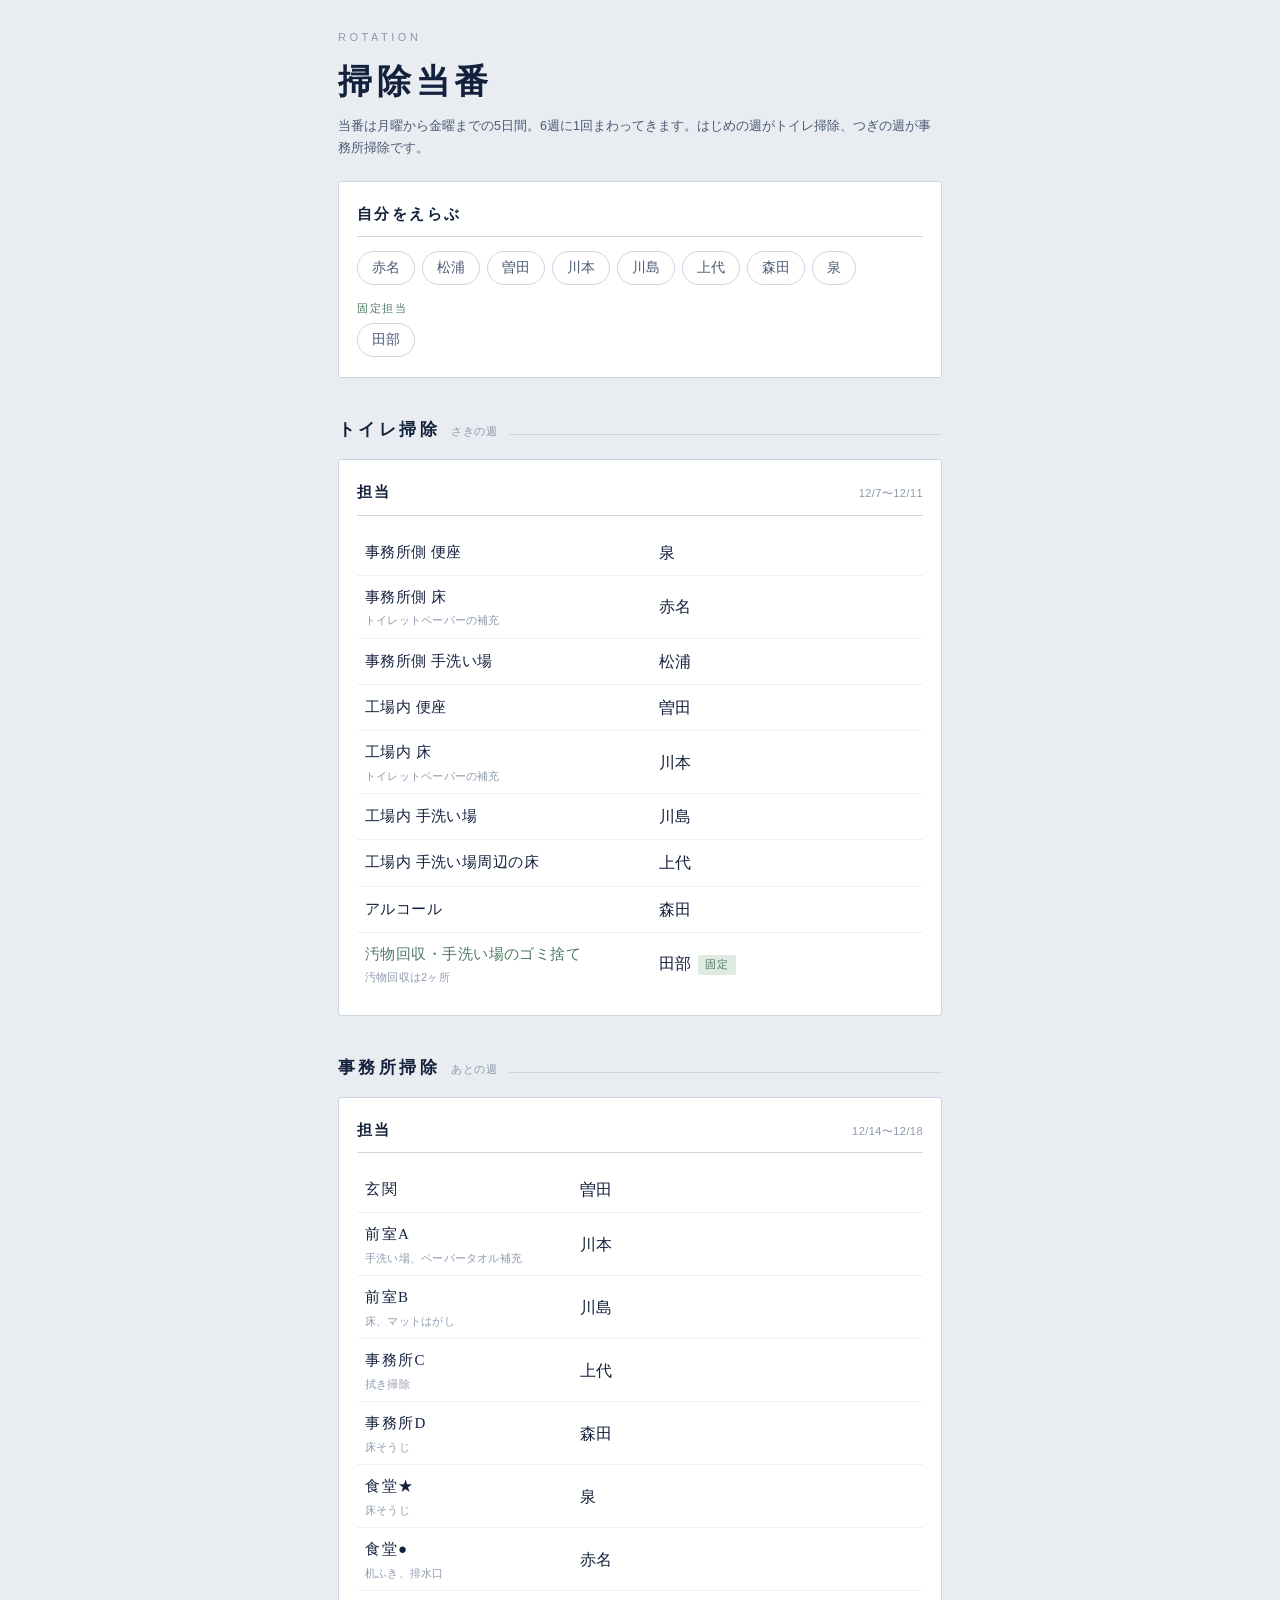
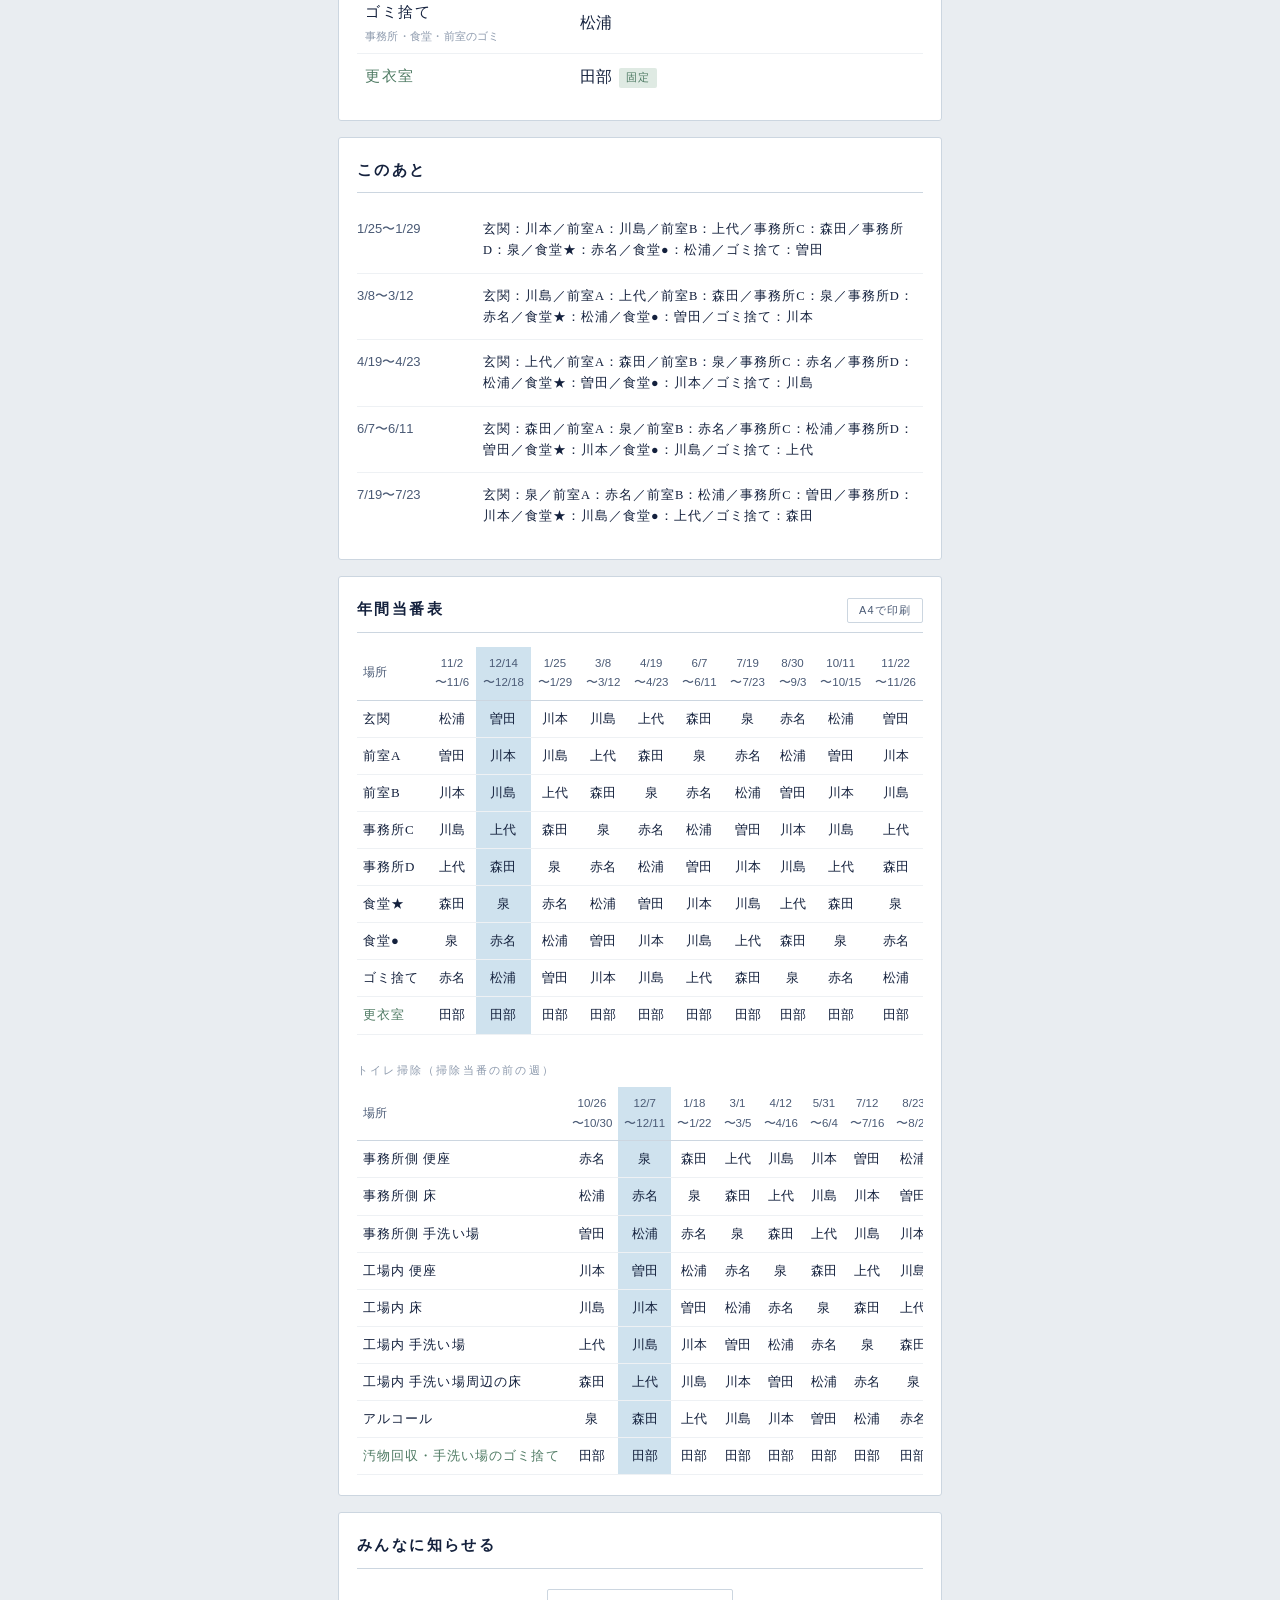
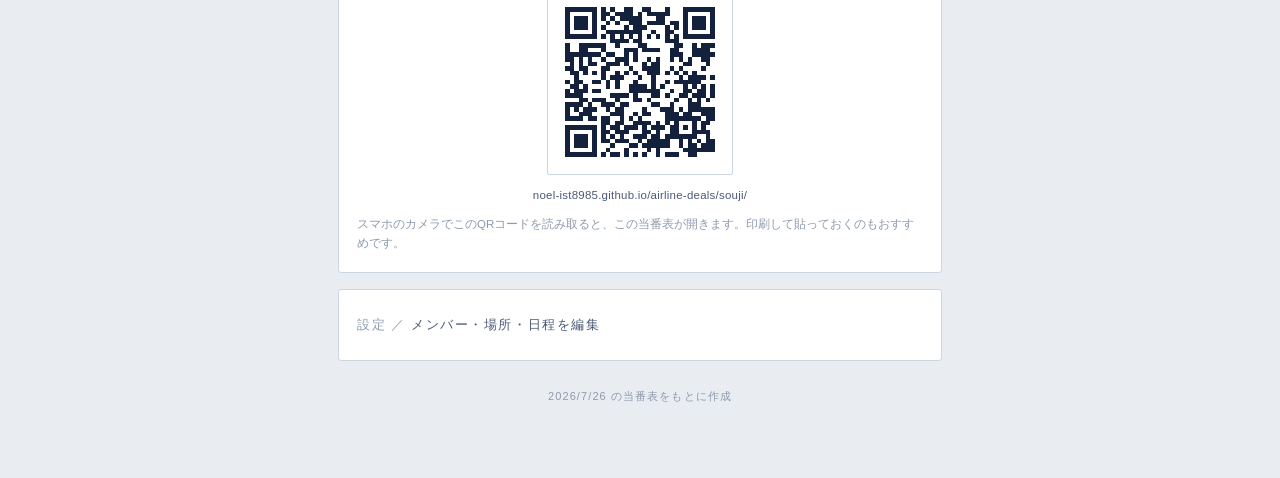
<file: souji/index.html>
<!DOCTYPE html>
<html lang="ja">
<head>
<meta charset="utf-8">
<meta name="viewport" content="width=device-width, initial-scale=1">
<title>掃除当番</title>
<style>
  :root{
    --ink:#14213d; --ink-soft:#4a5a75; --muted:#8d9aad;
    --paper:#e9edf1; --card:#ffffff; --line:#ccd6e0;
    --blue:#5b93b8; --blue-fill:#cfe2ee;
    --gomi:#a9662a; --gomi-fill:#f2e3d2;
    --fix:#4e7a63; --fix-fill:#dfeae3;
    --mincho:"Hiragino Mincho ProN","Yu Mincho","YuMincho","Noto Serif JP",serif;
    --gothic:"Hiragino Sans","Hiragino Kaku Gothic ProN","Yu Gothic","Noto Sans JP",sans-serif;
  }
  *{box-sizing:border-box}
  html,body{margin:0;padding:0}
  body{background:var(--paper);color:var(--ink);font-family:var(--gothic);
       -webkit-font-smoothing:antialiased;line-height:1.7}
  .wrap{max-width:640px;margin:0 auto;padding:28px 18px 72px}

  header.top{margin-bottom:22px}
  .eyebrow{font-size:11px;letter-spacing:.32em;color:var(--muted);margin:0 0 6px}
  h1{font-family:var(--mincho);font-size:34px;letter-spacing:.14em;font-weight:600;margin:0}
  .sub{font-size:12.5px;color:var(--ink-soft);margin-top:6px}

  .card{background:var(--card);border:1px solid var(--line);border-radius:3px;
        padding:20px 18px;margin-bottom:16px}

  .section{display:flex;align-items:baseline;gap:11px;margin:38px 0 14px}
  .section b{font-family:var(--mincho);font-size:17px;letter-spacing:.2em;
             font-weight:600;color:var(--ink);white-space:nowrap}
  .section span{font-size:11px;color:var(--muted);letter-spacing:.06em;white-space:nowrap}
  .section i{flex:1;height:1px;background:var(--line)}
  .card h2{font-family:var(--mincho);font-size:15px;letter-spacing:.16em;font-weight:600;
           margin:0 0 14px;padding-bottom:9px;border-bottom:1px solid var(--line);
           display:flex;justify-content:space-between;align-items:baseline;gap:10px}
  .card h2 .meta{font-family:var(--gothic);font-size:11px;letter-spacing:.04em;
                 color:var(--muted);font-weight:400}

  .who{display:flex;flex-wrap:wrap;gap:7px}
  .who button{font-family:var(--gothic);font-size:14px;padding:7px 14px;
              border:1px solid var(--line);background:#fff;color:var(--ink-soft);
              border-radius:999px;cursor:pointer;transition:.15s}
  .who button:hover{border-color:var(--blue)}
  .who button[aria-pressed="true"]{background:var(--ink);border-color:var(--ink);color:#fff}
  .who button:focus-visible{outline:2px solid var(--blue);outline-offset:2px}
  .who .divider{width:100%;height:0;margin:2px 0}
  .who .fixlabel{font-size:10.5px;letter-spacing:.16em;color:var(--fix);
                 width:100%;margin:8px 0 -2px}

  .hero{background:var(--ink);color:#fff;border:none;padding:0;overflow:hidden}
  .hero-inner{padding:22px 18px 6px}
  .hero .status{font-size:11px;letter-spacing:.3em;color:#93a8c4;margin:0 0 10px}
  .hero .place{font-family:var(--mincho);font-size:40px;letter-spacing:.1em;margin:0;line-height:1.25}
  .hero .place small{font-size:15px;letter-spacing:.16em;color:#a8bcd6;display:block;
                     margin-top:8px;font-family:var(--gothic)}
  .hero .when{font-size:13.5px;color:#c6d6e8;margin:14px 0 0}
  .hero .count{font-size:13.5px;color:#fff;margin:4px 0 0}
  .hero .count b{font-family:var(--mincho);font-size:30px;letter-spacing:.04em;margin:0 3px}
  .hero .badge{display:inline-block;margin-top:12px;font-size:12px;padding:3px 10px;
               border-radius:2px;letter-spacing:.06em}
  .hero .badge.gomi{background:#3a4e70;color:#ffd9ac}
  .hero .badge.fix{background:#2f4a3d;color:#bfe0cd}
  .hero .pad{padding-bottom:22px}
  /* 場所名の長さに応じて自動で縮めて1行に収める */
  .hero .place.s1{font-size:30px;letter-spacing:.08em}
  .hero .place.s2{font-size:23px;letter-spacing:.05em}
  .hero .place.s3{font-size:18px;letter-spacing:.02em}

  .ring{display:block;margin:0 auto;max-width:100%}
  .ring text{font-family:var(--gothic)}

  table{width:100%;border-collapse:collapse;font-size:15px}
  td{padding:9px 8px;border-bottom:1px solid #eef1f4;vertical-align:middle}
  tr:last-child td{border-bottom:none}
  td.place{font-family:var(--mincho);letter-spacing:.1em;width:38%;color:var(--ink)}
  td.place .task{display:block;font-family:var(--gothic);font-size:11px;letter-spacing:.02em;
                 color:var(--muted);margin-top:2px;line-height:1.5}
  /* トイレ掃除は場所名が長いので幅を広めに */
  #toiletTable td.place{width:52%;letter-spacing:.03em}
  td.name{font-size:16px}
  tr.mine td{background:var(--blue-fill)}
  tr.mine td.name{font-weight:700}
  tr.fixedrow td.place{color:var(--fix)}
  .tag{display:inline-block;font-size:10.5px;letter-spacing:.08em;padding:1px 7px;
       border-radius:2px;margin-left:7px;vertical-align:1px}
  .tag.gomi{background:var(--gomi-fill);color:var(--gomi)}
  .tag.fix{background:var(--fix-fill);color:var(--fix)}
  .vacant{color:var(--muted);font-size:13px}

  .future{list-style:none;margin:0;padding:0}
  .future li{display:flex;gap:14px;align-items:baseline;padding:11px 0;
             border-bottom:1px solid #eef1f4;font-size:14.5px}
  .future li:last-child{border-bottom:none}
  .future .date{color:var(--ink-soft);font-size:13px;min-width:112px;font-variant-numeric:tabular-nums}
  .future .p{font-family:var(--mincho);letter-spacing:.08em}
  .future li.mine .p{color:var(--blue);font-weight:600}

  .printbtn{font-family:var(--gothic);font-size:11px;letter-spacing:.1em;
            border:1px solid var(--line);background:#fff;color:var(--ink-soft);
            padding:4px 11px;border-radius:2px;cursor:pointer}
  .printbtn:hover{border-color:var(--blue);color:var(--blue)}
  .year-scroll{overflow-x:auto;-webkit-overflow-scrolling:touch}
  table.year{font-size:13px;min-width:520px}
  table.year th{font-family:var(--gothic);font-weight:500;font-size:11.5px;color:var(--ink-soft);
                padding:7px 6px;border-bottom:1px solid var(--line);white-space:nowrap}
  table.year th.rowhead{text-align:left}
  table.year td{padding:7px 6px;text-align:center;border-bottom:1px solid #eef1f4;white-space:nowrap}
  table.year td.rowhead{font-family:var(--mincho);letter-spacing:.08em;text-align:left;color:var(--ink)}
  table.year tr.fixedrow td.rowhead{color:var(--fix)}
  table.year col.now{background:var(--blue-fill)}
  table.year td.me{font-weight:700}

  .qrwrap{text-align:center;padding:6px 0 2px}
  svg.qr{width:186px;height:186px;max-width:70%;display:block;margin:0 auto;
         border:1px solid var(--line);border-radius:2px;padding:8px;background:#fff}
  .qrurl{font-size:11.5px;color:var(--ink-soft);margin:11px 0 0;
         letter-spacing:.02em;word-break:break-all}

  details.settings summary{cursor:pointer;font-size:13px;letter-spacing:.12em;
                           color:var(--ink-soft);list-style:none;padding:4px 0}
  details.settings summary::-webkit-details-marker{display:none}
  details.settings summary::before{content:"設定 ／ ";color:var(--muted)}
  .setgrid{margin-top:16px}
  .setrow{display:flex;gap:6px;align-items:center;margin-bottom:6px}
  .setrow input[type=text]{flex:1;font-family:var(--gothic);font-size:14px;padding:6px 9px;
    border:1px solid var(--line);border-radius:2px;background:#fbfcfd;color:var(--ink);min-width:0}
  .setrow label.chk{font-size:11.5px;color:var(--gomi);display:flex;align-items:center;
                    gap:3px;white-space:nowrap}
  .mini{border:1px solid var(--line);background:#fff;color:var(--ink-soft);
        width:28px;height:28px;border-radius:2px;cursor:pointer;font-size:13px;line-height:1;flex:none}
  .mini:hover{border-color:var(--blue);color:var(--blue)}
  .add{margin-top:8px;font-family:var(--gothic);font-size:12.5px;letter-spacing:.08em;
       background:none;border:1px dashed var(--line);color:var(--ink-soft);
       padding:7px 12px;border-radius:2px;cursor:pointer;width:100%}
  .add:hover{border-color:var(--blue);color:var(--blue)}
  .fieldlabel{font-size:11px;letter-spacing:.2em;color:var(--muted);margin:20px 0 8px}
  .fieldlabel:first-child{margin-top:0}
  .hint{font-size:11.5px;color:var(--muted);line-height:1.6;margin:8px 0 0}
  input[type=date],input[type=number]{font-family:var(--gothic);font-size:14px;padding:6px 9px;
    border:1px solid var(--line);border-radius:2px;background:#fbfcfd;color:var(--ink)}
  .save{margin-top:20px;width:100%;background:var(--ink);color:#fff;border:none;padding:12px;
        border-radius:2px;font-family:var(--gothic);font-size:14px;letter-spacing:.16em;cursor:pointer}
  .save:hover{background:#233458}
  .toast{position:fixed;left:50%;transform:translateX(-50%);bottom:22px;background:var(--ink);
         color:#fff;padding:10px 20px;border-radius:2px;font-size:13px;opacity:0;
         pointer-events:none;transition:opacity .25s;letter-spacing:.08em}
  .toast.show{opacity:1}
  footer{text-align:center;font-size:11px;color:var(--muted);letter-spacing:.1em;margin-top:26px}

  @media print{
    @page{size:A4 landscape;margin:12mm}
    body{background:#fff}
    .wrap{max-width:none;padding:0}
    header.top,.card,footer,.section{display:none!important}
    #yearCard{display:block!important;border:none;padding:0;margin:0}
    /* 印刷した表からもスマホで開けるようQRを右上に小さく載せる */
    #shareCard{display:block!important;border:none;padding:0;margin:0;
               position:fixed;top:0;right:0;text-align:center}
    #shareCard h2,#shareCard .hint,#shareCard .qrurl{display:none}
    #shareCard svg.qr{width:24mm;height:24mm;border:none;padding:0}
    #yearCard h2{font-size:18px;border-bottom:2px solid var(--ink);letter-spacing:.2em}
    #yearCard .fieldlabel{margin:14px 0 6px;color:var(--ink);font-size:12px}
    #yearCard .printbtn{display:none}
    .year-scroll{overflow:visible}
    table.year{min-width:0;width:100%;font-size:12px}
    table.year th,table.year td{border:1px solid #999;padding:8px 4px}
    table.year col.now{background:#e8eff5;-webkit-print-color-adjust:exact;print-color-adjust:exact}
  }
  @media (prefers-reduced-motion:reduce){*{transition:none!important;animation:none!important}}
</style>
</head>
<body>
<div class="wrap">

  <header class="top">
    <p class="eyebrow">ROTATION</p>
    <h1>掃除当番</h1>
    <p class="sub">当番は月曜から金曜までの5日間。6週に1回まわってきます。はじめの週がトイレ掃除、つぎの週が事務所掃除です。</p>
  </header>

  <div class="card">
    <h2>自分をえらぶ</h2>
    <div class="who" id="who"></div>
  </div>

  <p class="section"><b>トイレ掃除</b><span>さきの週</span><i></i></p>

  <div class="card hero" id="tHero" hidden>
    <div class="hero-inner pad" id="tHeroInner"></div>
  </div>

  <div class="card">
    <h2>担当<span class="meta" id="toiletRange"></span></h2>
    <table><tbody id="toiletTable"></tbody></table>
  </div>

  <p class="section"><b>事務所掃除</b><span>あとの週</span><i></i></p>

  <div class="card hero" id="hero" hidden>
    <div class="hero-inner" id="heroInner"></div>
    <svg class="ring" id="ring" viewBox="0 0 330 300" role="img" aria-label="担当場所のローテーション図"></svg>
  </div>

  <div class="card">
    <h2>担当<span class="meta" id="curRange"></span></h2>
    <table><tbody id="curTable"></tbody></table>
    <p class="hint" id="extNote" hidden></p>
  </div>

  <div class="card">
    <h2>このあと<span class="meta" id="futureFor"></span></h2>
    <ul class="future" id="future"></ul>
  </div>

  <div class="card" id="yearCard">
    <h2>年間当番表<span class="meta"><button class="printbtn" id="printBtn">A4で印刷</button></span></h2>
    <div class="year-scroll"><table class="year" id="yearTable"></table></div>
    <p class="fieldlabel" style="margin-top:26px">トイレ掃除（掃除当番の前の週）</p>
    <div class="year-scroll"><table class="year" id="yearToilet"></table></div>
  </div>


  <div class="card" id="shareCard">
    <h2>みんなに知らせる</h2>
    <div class="qrwrap">
      <svg class="qr" viewBox="0 0 37 37" shape-rendering="crispEdges" role="img" aria-label="掃除当番アプリのQRコード"><rect width="37" height="37" fill="#fff"/><path d="M2 2h7v1h-7zM10 2h1v1h-1zM12 2h1v1h-1zM15 2h2v1h-2zM19 2h2v1h-2zM24 2h1v1h-1zM28 2h7v1h-7zM2 3h1v1h-1zM8 3h1v1h-1zM10 3h2v1h-2zM13 3h4v1h-4zM18 3h1v1h-1zM20 3h5v1h-5zM28 3h1v1h-1zM34 3h1v1h-1zM2 4h1v1h-1zM4 4h3v1h-3zM8 4h1v1h-1zM10 4h1v1h-1zM12 4h1v1h-1zM14 4h5v1h-5zM22 4h2v1h-2zM28 4h1v1h-1zM30 4h3v1h-3zM34 4h1v1h-1zM2 5h1v1h-1zM4 5h3v1h-3zM8 5h1v1h-1zM11 5h1v1h-1zM13 5h1v1h-1zM16 5h3v1h-3zM20 5h4v1h-4zM25 5h2v1h-2zM28 5h1v1h-1zM30 5h3v1h-3zM34 5h1v1h-1zM2 6h1v1h-1zM4 6h3v1h-3zM8 6h1v1h-1zM10 6h1v1h-1zM15 6h1v1h-1zM17 6h3v1h-3zM24 6h1v1h-1zM26 6h1v1h-1zM28 6h1v1h-1zM30 6h3v1h-3zM34 6h1v1h-1zM2 7h1v1h-1zM8 7h1v1h-1zM11 7h8v1h-8zM21 7h1v1h-1zM24 7h2v1h-2zM28 7h1v1h-1zM34 7h1v1h-1zM2 8h7v1h-7zM10 8h1v1h-1zM12 8h1v1h-1zM14 8h1v1h-1zM16 8h1v1h-1zM18 8h1v1h-1zM20 8h1v1h-1zM22 8h1v1h-1zM24 8h1v1h-1zM26 8h1v1h-1zM28 8h7v1h-7zM12 9h4v1h-4zM17 9h2v1h-2zM24 9h3v1h-3zM2 10h1v1h-1zM5 10h6v1h-6zM13 10h1v1h-1zM18 10h2v1h-2zM26 10h2v1h-2zM30 10h1v1h-1zM32 10h3v1h-3zM2 11h1v1h-1zM5 11h2v1h-2zM10 11h1v1h-1zM15 11h3v1h-3zM19 11h4v1h-4zM25 11h2v1h-2zM30 11h4v1h-4zM2 12h8v1h-8zM11 12h2v1h-2zM15 12h1v1h-1zM17 12h1v1h-1zM25 12h3v1h-3zM30 12h5v1h-5zM2 13h2v1h-2zM5 13h1v1h-1zM7 13h1v1h-1zM10 13h1v1h-1zM13 13h3v1h-3zM17 13h1v1h-1zM20 13h1v1h-1zM22 13h1v1h-1zM25 13h1v1h-1zM27 13h1v1h-1zM29 13h1v1h-1zM32 13h2v1h-2zM3 14h1v1h-1zM5 14h1v1h-1zM7 14h2v1h-2zM11 14h3v1h-3zM15 14h1v1h-1zM19 14h1v1h-1zM21 14h2v1h-2zM28 14h2v1h-2zM33 14h1v1h-1zM2 15h2v1h-2zM5 15h2v1h-2zM10 15h2v1h-2zM16 15h1v1h-1zM19 15h4v1h-4zM25 15h1v1h-1zM27 15h1v1h-1zM32 15h1v1h-1zM3 16h2v1h-2zM6 16h1v1h-1zM8 16h1v1h-1zM10 16h1v1h-1zM13 16h1v1h-1zM15 16h1v1h-1zM17 16h1v1h-1zM20 16h3v1h-3zM24 16h1v1h-1zM26 16h1v1h-1zM28 16h1v1h-1zM30 16h1v1h-1zM4 17h1v1h-1zM10 17h1v1h-1zM12 17h3v1h-3zM18 17h1v1h-1zM21 17h1v1h-1zM27 17h1v1h-1zM29 17h4v1h-4zM34 17h1v1h-1zM2 18h1v1h-1zM4 18h2v1h-2zM8 18h2v1h-2zM11 18h1v1h-1zM13 18h1v1h-1zM17 18h1v1h-1zM21 18h1v1h-1zM24 18h1v1h-1zM26 18h6v1h-6zM3 19h2v1h-2zM6 19h1v1h-1zM11 19h1v1h-1zM13 19h1v1h-1zM16 19h4v1h-4zM21 19h1v1h-1zM23 19h1v1h-1zM28 19h1v1h-1zM30 19h1v1h-1zM32 19h1v1h-1zM34 19h1v1h-1zM2 20h1v1h-1zM4 20h3v1h-3zM8 20h2v1h-2zM16 20h7v1h-7zM25 20h1v1h-1zM28 20h2v1h-2zM31 20h2v1h-2zM34 20h1v1h-1zM2 21h4v1h-4zM12 21h4v1h-4zM17 21h1v1h-1zM21 21h2v1h-2zM24 21h1v1h-1zM27 21h2v1h-2zM30 21h3v1h-3zM34 21h1v1h-1zM5 22h2v1h-2zM8 22h3v1h-3zM13 22h1v1h-1zM17 22h2v1h-2zM20 22h1v1h-1zM26 22h1v1h-1zM29 22h1v1h-1zM31 22h1v1h-1zM33 22h1v1h-1zM2 23h4v1h-4zM7 23h1v1h-1zM10 23h3v1h-3zM14 23h2v1h-2zM21 23h2v1h-2zM25 23h1v1h-1zM29 23h3v1h-3zM2 24h1v1h-1zM4 24h1v1h-1zM6 24h3v1h-3zM11 24h1v1h-1zM13 24h2v1h-2zM19 24h1v1h-1zM23 24h3v1h-3zM27 24h1v1h-1zM29 24h6v1h-6zM2 25h1v1h-1zM5 25h3v1h-3zM12 25h3v1h-3zM17 25h1v1h-1zM19 25h2v1h-2zM24 25h3v1h-3zM28 25h2v1h-2zM32 25h3v1h-3zM2 26h4v1h-4zM7 26h2v1h-2zM10 26h2v1h-2zM14 26h1v1h-1zM16 26h1v1h-1zM18 26h1v1h-1zM24 26h8v1h-8zM33 26h2v1h-2zM10 27h2v1h-2zM13 27h2v1h-2zM17 27h4v1h-4zM22 27h1v1h-1zM24 27h1v1h-1zM26 27h1v1h-1zM30 27h1v1h-1zM32 27h2v1h-2zM2 28h7v1h-7zM10 28h1v1h-1zM12 28h2v1h-2zM15 28h3v1h-3zM19 28h1v1h-1zM21 28h3v1h-3zM25 28h2v1h-2zM28 28h1v1h-1zM30 28h1v1h-1zM32 28h1v1h-1zM2 29h1v1h-1zM8 29h1v1h-1zM10 29h2v1h-2zM13 29h3v1h-3zM19 29h2v1h-2zM22 29h1v1h-1zM25 29h2v1h-2zM30 29h4v1h-4zM2 30h1v1h-1zM4 30h3v1h-3zM8 30h1v1h-1zM10 30h1v1h-1zM12 30h1v1h-1zM14 30h1v1h-1zM17 30h3v1h-3zM21 30h2v1h-2zM24 30h7v1h-7zM33 30h1v1h-1zM2 31h1v1h-1zM4 31h3v1h-3zM8 31h1v1h-1zM10 31h2v1h-2zM13 31h3v1h-3zM18 31h1v1h-1zM20 31h5v1h-5zM27 31h1v1h-1zM29 31h1v1h-1zM31 31h1v1h-1zM33 31h2v1h-2zM2 32h1v1h-1zM4 32h3v1h-3zM8 32h1v1h-1zM12 32h1v1h-1zM16 32h2v1h-2zM19 32h6v1h-6zM27 32h1v1h-1zM29 32h2v1h-2zM32 32h3v1h-3zM2 33h1v1h-1zM8 33h1v1h-1zM11 33h1v1h-1zM15 33h1v1h-1zM20 33h1v1h-1zM22 33h1v1h-1zM28 33h7v1h-7zM2 34h7v1h-7zM10 34h1v1h-1zM12 34h2v1h-2zM15 34h1v1h-1zM17 34h1v1h-1zM19 34h1v1h-1zM22 34h1v1h-1zM24 34h3v1h-3zM29 34h2v1h-2z" fill="#14213d"/></svg>
      <p class="qrurl">noel-ist8985.github.io/<wbr>airline-deals/souji/</p>
    </div>
    <p class="hint">スマホのカメラでこのQRコードを読み取ると、この当番表が開きます。印刷して貼っておくのもおすすめです。</p>
  </div>

  <div class="card">
    <details class="settings">
      <summary>メンバー・場所・日程を編集</summary>
      <div class="setgrid">
        <p class="fieldlabel">まわる場所（この順にずれていきます）</p>
        <div id="slotList"></div>
        <button class="add" id="addSlot">＋ 場所を追加</button>

        <p class="fieldlabel">まわるメンバー（基準日に上の場所を担当した順）</p>
        <div id="memberList"></div>
        <button class="add" id="addMember">＋ メンバーを追加</button>

        <p class="fieldlabel">固定の担当（輪に入らない場所）</p>
        <div id="fixedList"></div>
        <button class="add" id="addFixed">＋ 固定の担当を追加</button>
        <p class="hint">名前は「、」か「,」で区切ってください。</p>

        <p class="fieldlabel">トイレ掃除の場所（この順に進みます）</p>
        <div id="tSlotList"></div>
        <button class="add" id="addTSlot">＋ 場所を追加</button>

        <p class="fieldlabel">トイレ掃除のメンバー（基準日に上の場所を担当した順）</p>
        <div id="tMemberList"></div>
        <button class="add" id="addTMember">＋ メンバーを追加</button>

        <p class="fieldlabel">トイレ掃除の固定担当</p>
        <div id="tFixedList"></div>
        <button class="add" id="addTFixed">＋ 固定の担当を追加</button>

        <p class="fieldlabel">基準になる回の開始日（月曜）</p>
        <input type="date" id="baseDate">
        <p class="fieldlabel">まわってくる間隔</p>
        <div class="setrow">
          <input type="number" id="interval" min="1" max="52" style="width:80px"> <span style="font-size:14px">週ごと</span>
        </div>

        <p class="fieldlabel">お休みの週（数えない週）</p>
        <div id="skipList"></div>
        <button class="add" id="addSkip">＋ お休みの週を追加</button>
        <p class="hint">お盆や年末年始など、会社が休みの週の月曜日を入れてください。その週は数に入らず、以降の当番が1週ずつ後ろにずれます。祝日が3日以上ある週（ゴールデンウィークやシルバーウィークなど）は自動で数えない週になり、前の週の当番が引き続き担当するため、ここに入れる必要はありません。</p>

        <button class="save" id="save">保存する</button>
      </div>
    </details>
  </div>

  <footer>2026/7/26 の当番表をもとに作成</footer>
</div>
<div class="toast" id="toast"></div>

<script>
const KEY = 'souji-touban:config:v11';

/* 手書きの「事務所そうじ」表の①の列＝9/14の回 を基準にしています */
const DEFAULTS = {
  slots: [
    {place:'玄関',     task:'',                        gomi:false},
    {place:'前室A',    task:'手洗い場、ペーパータオル補充', gomi:false},
    {place:'前室B',    task:'床、マットはがし',           gomi:false},
    {place:'事務所C',  task:'拭き掃除',                  gomi:false},
    {place:'事務所D',  task:'床そうじ',                  gomi:false},
    {place:'食堂★',    task:'床そうじ',                  gomi:false},
    {place:'食堂●',    task:'机ふき、排水口',             gomi:false},
    {place:'ゴミ捨て', task:'事務所・食堂・前室のゴミ',    gomi:false}
  ],
  members: ['赤名','松浦','曽田','川本','川島','上代','森田','泉'],
  fixed: [{place:'更衣室', names:['田部']}],
  baseDate: '2026-09-14',
  intervalWeeks: 6,
  skipWeeks: [],
  /* トイレ掃除は掃除当番の「前の週」。回ごとにひとつ下へ進みます（掃除当番とは逆向き） */
  toilet: {
    slots: [
      {place:'事務所側 便座',       task:''},
      {place:'事務所側 床',         task:'トイレットペーパーの補充'},
      {place:'事務所側 手洗い場',   task:''},
      {place:'工場内 便座',         task:''},
      {place:'工場内 床',           task:'トイレットペーパーの補充'},
      {place:'工場内 手洗い場',     task:''},
      {place:'工場内 手洗い場周辺の床', task:''},
      {place:'アルコール',          task:''}
    ],
    members: ['松浦','曽田','川本','川島','上代','森田','泉','赤名'],
    fixed: [
      {place:'汚物回収・手洗い場のゴミ捨て', task:'汚物回収は2ヶ所', names:['田部']}
    ]
  },
  me: ''
};

let cfg = JSON.parse(JSON.stringify(DEFAULTS));

/* ---------- 日付 ---------- */
const DAY = 86400000;
function d(str){ const [y,m,dd]=str.split('-').map(Number); return new Date(y,m-1,dd); }
function addDays(dt,n){ const x=new Date(dt); x.setDate(x.getDate()+n); return x; }
function iso(dt){
  const p=n=>String(n).padStart(2,'0');
  return dt.getFullYear()+'-'+p(dt.getMonth()+1)+'-'+p(dt.getDate());
}
function fmt(dt){ return (dt.getMonth()+1)+'/'+dt.getDate(); }
function fmtLong(dt){ return (dt.getMonth()+1)+'月'+dt.getDate()+'日('+'日月火水木金土'[dt.getDay()]+')'; }

/* ---------- 日本の祝日（自動計算） ---------- */
const holidayCache={};
function holidaysOf(y){
  if(holidayCache[y]) return holidayCache[y];
  const set=new Set();
  const add=(m,dd)=>set.add(y+'-'+String(m).padStart(2,'0')+'-'+String(dd).padStart(2,'0'));
  const nthMon=(m,n)=>{ const w=new Date(y,m-1,1).getDay(); return 1+((8-w)%7)+7*(n-1); };
  add(1,1);                 // 元日
  add(1,nthMon(1,2));       // 成人の日
  add(2,11); add(2,23);     // 建国記念の日・天皇誕生日
  add(3,Math.floor(20.8431+0.242194*(y-1980))-Math.floor((y-1980)/4));  // 春分の日
  add(4,29); add(5,3); add(5,4); add(5,5);  // 昭和の日・憲法記念日・みどりの日・こどもの日
  add(7,nthMon(7,3));       // 海の日
  add(8,11);                // 山の日
  add(9,nthMon(9,3));       // 敬老の日
  add(9,Math.floor(23.2488+0.242194*(y-1980))-Math.floor((y-1980)/4)); // 秋分の日
  add(10,nthMon(10,2));     // スポーツの日
  add(11,3); add(11,23);    // 文化の日・勤労感謝の日
  [...set].forEach(s=>{     // 国民の休日（祝日にはさまれた平日）
    const mid=addDays(d(s),1);
    if(set.has(iso(addDays(d(s),2))) && !set.has(iso(mid)) && mid.getDay()!==0) set.add(iso(mid));
  });
  [...set].forEach(s=>{     // 振替休日（日曜の祝日のあとの平日）
    if(d(s).getDay()===0){ let x=addDays(d(s),1); while(set.has(iso(x))) x=addDays(x,1); set.add(iso(x)); }
  });
  holidayCache[y]=set;
  return set;
}
function isHoliday(dt){ return holidaysOf(dt.getFullYear()).has(iso(dt)); }
function holidayDays(mon){  // その週(月〜金)の祝日の数
  let c=0; for(let i=0;i<5;i++) if(isHoliday(addDays(mon,i))) c++;
  return c;
}

/* 休みの週（月曜日）を除いた「数える週」の並び。
   お盆や年末年始で1週飛ぶと、それ以降すべて後ろへずれます。
   祝日が3日以上ある週も数えず、前の週の当番が引き続き担当します。 */
function skipSet(){
  const s=new Set();
  (cfg.skipWeeks||[]).forEach(v=>{ if(v) s.add(v); });
  return s;
}
function isHolidaySkip(mon){ return !skipSet().has(iso(mon)) && holidayDays(mon)>=3; }
function isSkippedWeek(mon){ return skipSet().has(iso(mon)) || holidayDays(mon)>=3; }
function weekAt(n){                       // n番目の「数える週」の月曜日
  let dt=d(cfg.baseDate), count=0, guard=0;
  while(guard++ < 4000){
    if(!isSkippedWeek(dt)){
      if(count===n) return dt;
      count++;
    }
    dt=addDays(dt,7);
  }
  return dt;
}
function periodStart(p){ return weekAt(p*cfg.intervalWeeks); }
function periodEnd(p){ return addDays(periodStart(p),4); }   // 月〜金
function periodExt(p){    // 直後に祝日3日以上の週が続くあいだは引き続き担当
  let end=periodEnd(p), mon=addDays(periodStart(p),7);
  const weeks=[];
  while(isHolidaySkip(mon)){ weeks.push(new Date(mon)); end=addDays(mon,4); mon=addDays(mon,7); }
  return {end:end, weeks:weeks};
}
/* トイレ掃除は掃除当番のひとつ前の週（月〜金） */
function toiletStart(p){ return addDays(periodStart(p),-7); }
function toiletEnd(p){ return addDays(toiletStart(p),4); }
function today(){ const t=new Date(); return new Date(t.getFullYear(),t.getMonth(),t.getDate()); }

function currentPeriod(){
  const t=today();
  if(t < d(cfg.baseDate)) return 0;
  let p=0;
  while(p<200 && t > periodExt(p).end) p++;
  return p;
}

/* ---------- 割り当て ---------- */
function slotOf(m,p){
  const N=Math.max(cfg.slots.length, cfg.members.length);
  if(N===0) return -1;
  const s=((m-p)%N+N)%N;          // 回ごとに表の上へ（逆回り）
  return s<cfg.slots.length ? s : -1;      // -1 は休み
}
function assignment(p){
  const rows=cfg.slots.map(()=>null);
  cfg.members.forEach((name,m)=>{ const s=slotOf(m,p); if(s>=0) rows[s]=name; });
  return rows;
}
function slotLabel(i){
  const s=cfg.slots[i], same=cfg.slots.filter(x=>x.place===s.place);
  if(same.length<2) return s.place;
  const n=cfg.slots.slice(0,i+1).filter(x=>x.place===s.place).length;
  return s.place+'①②③④⑤'[n-1];
}
/* ---------- トイレ掃除の割り当て（掃除当番とは逆向きに進みます） ---------- */
function tSlotOf(m,p){
  const T=cfg.toilet, N=Math.max(T.slots.length, T.members.length);
  if(N===0) return -1;
  const s=((m+p)%N+N)%N;
  return s<T.slots.length ? s : -1;
}
function tAssignment(p){
  const T=cfg.toilet, rows=T.slots.map(()=>null);
  T.members.forEach((name,m)=>{ const s=tSlotOf(m,p); if(s>=0) rows[s]=name; });
  return rows;
}
function tSlotLabel(i){ return cfg.toilet.slots[i].place; }
function tMyIndex(){ return cfg.toilet.members.indexOf(cfg.me); }
function tMyFixed(){ return cfg.toilet.fixed.filter(f=>f.names.includes(cfg.me)); }

function myIndex(){ return cfg.members.indexOf(cfg.me); }
function myFixed(){ return cfg.fixed.find(f=>f.names.includes(cfg.me)) || null; }
function allNames(){
  const push=(arr,n)=>{ if(n && arr.indexOf(n)<0) arr.push(n); };
  const rot=[];
  cfg.members.forEach(n=>push(rot,n));
  cfg.toilet.members.forEach(n=>push(rot,n));
  const fx=[];
  cfg.fixed.forEach(x=>x.names.forEach(n=>{ if(rot.indexOf(n)<0) push(fx,n); }));
  cfg.toilet.fixed.forEach(x=>x.names.forEach(n=>{ if(rot.indexOf(n)<0) push(fx,n); }));
  return {rotating:rot, fixed:fx};
}

/* ---------- 描画 ---------- */
function render(){
  const p=currentPeriod();
  renderWho(); renderToiletHero(p); renderToilet(p);
  renderHero(p); renderCurrent(p); renderFuture(p); renderYear(p);
}

function renderWho(){
  const el=document.getElementById('who'); el.innerHTML='';
  const {rotating,fixed}=allNames();
  const mk=name=>{
    const b=document.createElement('button');
    b.textContent=name;
    b.setAttribute('aria-pressed', String(name===cfg.me));
    b.onclick=()=>{ cfg.me=(cfg.me===name?'':name); save(true); render(); };
    return b;
  };
  rotating.forEach(n=>el.appendChild(mk(n)));
  if(fixed.length){
    const lab=document.createElement('p'); lab.className='fixlabel'; lab.textContent='固定担当';
    el.appendChild(lab);
    fixed.forEach(n=>el.appendChild(mk(n)));
  }
}

/* 場所名が長いときは文字を小さくして1行に収める */
function placeCls(txt){
  const n=String(txt).length;
  if(n<=6)  return '';
  if(n<=9)  return ' s1';
  if(n<=13) return ' s2';
  return ' s3';
}

/* トイレ掃除のヒーロー表示（自分を選んだとき） */
function renderToiletHero(p){
  const hero=document.getElementById('tHero');
  const inner=document.getElementById('tHeroInner');
  const fx=tMyFixed(), m=tMyIndex();

  if(!cfg.me || (!fx.length && m<0)){ hero.hidden=true; return; }
  hero.hidden=false;

  let q=p, place, sub, cls;
  if(fx.length){
    const raw=fx.map(f=>f.place).join('・');
    const notes=fx.length===1 ? (fx[0].task||'')
      : fx.filter(f=>f.task).map(f=>f.place+'は'+f.task).join('、');
    place=esc(raw); cls=placeCls(raw);
    sub=cfg.me+' さん（毎回このばしょ）'+(notes?'　'+esc(notes):'');
  }else{
    let s=tSlotOf(m,q), guard=0;
    while(s<0 && guard++<60){ q++; s=tSlotOf(m,q); }
    const sl=cfg.toilet.slots[s];
    place=esc(sl.place); cls=placeCls(sl.place);
    sub=cfg.me+' さん'+(sl.task?'　'+esc(sl.task):'');
  }

  const t=today(), start=toiletStart(q), end=toiletEnd(q);
  const now = t>=start && t<=end;
  const days=Math.max(0, Math.ceil((start-t)/DAY));

  inner.innerHTML=
    '<p class="status">'+(now?'今週がトイレ掃除です':'つぎのトイレ掃除')+'</p>'+
    '<p class="place'+cls+'">'+place+'<small>'+sub+'</small></p>'+
    '<p class="when">'+fmt(start)+'〜'+fmt(end)+'</p>'+
    (now ? '<p class="count">'+fmtLong(start)+' 〜 '+fmtLong(end)+'</p>'
         : '<p class="count">あと<b>'+days+'</b>日</p>')+
    (fx.length ? '<span class="badge fix">ローテーションには入りません</span>' : '');
}

function renderHero(p){
  const hero=document.getElementById('hero');
  const ring=document.getElementById('ring');
  const inner=document.getElementById('heroInner');
  const fx=myFixed(), m=myIndex();

  if(!cfg.me || (fx===null && m<0)){ hero.hidden=true; return; }
  hero.hidden=false;

  const t=today();

  if(fx){                       // 固定担当の人
    const start=periodStart(p), end=periodExt(p).end;
    const now = t>=start && t<=end;
    const days=Math.max(0, Math.ceil((start-t)/DAY));
    inner.className='hero-inner pad';
    inner.innerHTML=
      '<p class="status">'+(now?'今週が当番です':'つぎの当番')+'</p>'+
      '<p class="place'+placeCls(fx.place)+'">'+esc(fx.place)+
        '<small>'+cfg.me+' さん（毎回このばしょ）</small></p>'+
      '<p class="when">'+fmt(start)+'〜'+fmt(end)+'</p>'+
      (now ? '<p class="count">'+fmtLong(start)+' 〜 '+fmtLong(end)+'</p>'
           : '<p class="count">あと<b>'+days+'</b>日</p>')+
      '<span class="badge fix">ローテーションには入りません</span>';
    ring.hidden=true;
    return;
  }

  ring.hidden=false;
  inner.className='hero-inner';

  let q=p, s=slotOf(m,q), guard=0;
  while(s<0 && guard++<60){ q++; s=slotOf(m,q); }
  const ext=periodExt(q);
  const start=periodStart(q), end=ext.end;
  const now = t>=start && t<=end;
  const days=Math.max(0, Math.ceil((start-t)/DAY));
  const label=slotLabel(s);

  inner.innerHTML=
    '<p class="status">'+(now?'今週が当番です':'つぎの当番')+'</p>'+
    '<p class="place'+placeCls(label.replace(/[①②③④⑤]/,''))+'">'+label.replace(/[①②③④⑤]/,'')+
      '<small>'+cfg.me+' さん'+(label.match(/[①②③④⑤]/)?'（'+label+'）':'')+
      (cfg.slots[s].task?'　'+esc(cfg.slots[s].task):'')+'</small></p>'+
    '<p class="when">'+fmt(start)+'〜'+fmt(end)+'</p>'+
    (now ? '<p class="count">'+fmtLong(start)+' 〜 '+fmtLong(end)+'</p>'
         : '<p class="count">あと<b>'+days+'</b>日</p>')+
    (cfg.slots[s].gomi ? '<span class="badge gomi">ゴミ収集も担当</span>' : '')+
    (ext.weeks.length ? '<span class="badge fix">'+fmt(ext.weeks[0])+'の週も引き続き当番</span>' : '');

  drawRing(s);
}

function drawRing(cur){
  const svg=document.getElementById('ring');
  const n=cfg.slots.length; if(!n){ svg.innerHTML=''; return; }
  const cx=165, cy=150, R=100;
  let out='<circle cx="'+cx+'" cy="'+cy+'" r="'+R+'" fill="none" stroke="#2c4166" stroke-width="1"/>';
  for(let i=0;i<n;i++){
    const a=(-90 + 360*i/n)*Math.PI/180;
    const x=cx+R*Math.cos(a), y=cy+R*Math.sin(a), on=(i===cur);
    out+='<circle cx="'+x.toFixed(1)+'" cy="'+y.toFixed(1)+'" r="'+(on?9:4)+'" fill="'+(on?'#cfe2ee':'#4a6a94')+'"/>';
    const lx=cx+(R+26)*Math.cos(a), ly=cy+(R+26)*Math.sin(a)+4;
    out+='<text x="'+lx.toFixed(1)+'" y="'+ly.toFixed(1)+'" text-anchor="middle" font-size="11.5" '+
         'letter-spacing="1" fill="'+(on?'#ffffff':'#7e93b3')+'">'+slotLabel(i)+'</text>';
  }
  out+='<text x="'+cx+'" y="'+(cy-4)+'" text-anchor="middle" font-size="10" letter-spacing="3" fill="#6c82a4">つぎは</text>';
  out+='<text x="'+cx+'" y="'+(cy+16)+'" text-anchor="middle" font-size="14" letter-spacing="2" fill="#a8bcd6">'+slotLabel((cur-1+n)%n)+'</text>';
  svg.innerHTML=out;
}

function renderToilet(p){
  const rows=tAssignment(p);
  document.getElementById('toiletRange').textContent=fmt(toiletStart(p))+'〜'+fmt(toiletEnd(p));
  const tb=document.getElementById('toiletTable'); tb.innerHTML='';
  cfg.toilet.slots.forEach((s,i)=>{
    const tr=document.createElement('tr');
    if(rows[i] && rows[i]===cfg.me) tr.className='mine';
    tr.innerHTML='<td class="place">'+esc(s.place)+
      (s.task?'<span class="task">'+esc(s.task)+'</span>':'')+'</td>'+
      '<td class="name">'+(rows[i]||'<span class="vacant">空き</span>')+'</td>';
    tb.appendChild(tr);
  });
  cfg.toilet.fixed.forEach(f=>{
    const tr=document.createElement('tr');
    tr.className='fixedrow'+(f.names.includes(cfg.me)?' mine':'');
    tr.innerHTML='<td class="place">'+esc(f.place)+
      (f.task?'<span class="task">'+esc(f.task)+'</span>':'')+'</td>'+
      '<td class="name">'+(f.names.join('・')||'<span class="vacant">空き</span>')+
      '<span class="tag fix">固定</span></td>';
    tb.appendChild(tr);
  });
}

function renderCurrent(p){
  const rows=assignment(p);
  const ext=periodExt(p);
  document.getElementById('curRange').textContent=fmt(periodStart(p))+'〜'+fmt(ext.end);
  const note=document.getElementById('extNote');
  note.hidden=!ext.weeks.length;
  if(ext.weeks.length)
    note.textContent=fmt(ext.weeks[0])+'からの週は祝日が3日以上あるため、同じ当番が'+fmt(ext.end)+'まで引き続き担当します';
  const tb=document.getElementById('curTable'); tb.innerHTML='';
  cfg.slots.forEach((s,i)=>{
    const tr=document.createElement('tr');
    if(rows[i] && rows[i]===cfg.me) tr.className='mine';
    tr.innerHTML='<td class="place">'+slotLabel(i)+
      (s.task?'<span class="task">'+esc(s.task)+'</span>':'')+'</td>'+
      '<td class="name">'+(rows[i]||'<span class="vacant">空き</span>')+
      (s.gomi?'<span class="tag gomi">ゴミ収集</span>':'')+'</td>';
    tb.appendChild(tr);
  });
  cfg.fixed.forEach(f=>{
    const tr=document.createElement('tr');
    tr.className='fixedrow'+(f.names.includes(cfg.me)?' mine':'');
    tr.innerHTML='<td class="place">'+f.place+'</td>'+
      '<td class="name">'+(f.names.join('・')||'<span class="vacant">空き</span>')+
      '<span class="tag fix">固定</span></td>';
    tb.appendChild(tr);
  });
}

function renderFuture(p){
  const ul=document.getElementById('future'); ul.innerHTML='';
  const fx=myFixed(), m=myIndex();
  document.getElementById('futureFor').textContent=(fx||m>=0)?cfg.me+' さんの担当場所':'';
  for(let k=1;k<=5;k++){
    const q=p+k, li=document.createElement('li');
    let label;
    if(fx){
      label='<span class="p">'+fx.place+'</span>'; li.className='mine';
    }else if(m<0){
      const rows=assignment(q);
      label='<span class="p" style="font-size:12.5px">'+
        cfg.slots.map((_,i)=>slotLabel(i)+'：'+(rows[i]||'空き')).join('／')+'</span>';
    }else{
      const s=slotOf(m,q);
      if(s<0){ label='<span class="p" style="color:#8d9aad">お休み</span>'; }
      else{ label='<span class="p">'+slotLabel(s)+'</span>'+
              (cfg.slots[s].gomi?'<span class="tag gomi">ゴミ収集</span>':''); li.className='mine'; }
    }
    li.innerHTML='<span class="date">'+fmt(periodStart(q))+'〜'+fmt(periodExt(q).end)+'</span>'+label;
    ul.appendChild(li);
  }
}

function renderYear(p){
  const perYear=Math.ceil(52/cfg.intervalWeeks)+1;
  const start=Math.max(0,p-1);
  const periods=[]; for(let k=0;k<perYear;k++) periods.push(start+k);

  let html='<colgroup><col>';
  periods.forEach(q=>{ html+='<col'+(q===p?' class="now"':'')+'>'; });
  html+='</colgroup><thead><tr><th class="rowhead">場所</th>';
  periods.forEach(q=>{ html+='<th>'+fmt(periodStart(q))+'<br>〜'+fmt(periodExt(q).end)+'</th>'; });
  html+='</tr></thead><tbody>';

  cfg.slots.forEach((s,i)=>{
    html+='<tr><td class="rowhead">'+slotLabel(i)+(s.gomi?'<span class="tag gomi">ゴミ</span>':'')+'</td>';
    periods.forEach(q=>{
      const name=assignment(q)[i];
      html+='<td'+(name&&name===cfg.me?' class="me"':'')+'>'+(name||'—')+'</td>';
    });
    html+='</tr>';
  });
  cfg.fixed.forEach(f=>{
    const mine=f.names.includes(cfg.me);
    html+='<tr class="fixedrow"><td class="rowhead">'+f.place+'</td>';
    periods.forEach(()=>{ html+='<td'+(mine?' class="me"':'')+'>'+(f.names.join('・')||'—')+'</td>'; });
    html+='</tr>';
  });
  html+='</tbody>';
  document.getElementById('yearTable').innerHTML=html;

  /* トイレ掃除（前の週） */
  let th='<colgroup><col>';
  periods.forEach(q=>{ th+='<col'+(q===p?' class="now"':'')+'>'; });
  th+='</colgroup><thead><tr><th class="rowhead">場所</th>';
  periods.forEach(q=>{ th+='<th>'+fmt(toiletStart(q))+'<br>〜'+fmt(toiletEnd(q))+'</th>'; });
  th+='</tr></thead><tbody>';
  cfg.toilet.slots.forEach((s,i)=>{
    th+='<tr><td class="rowhead">'+esc(s.place)+'</td>';
    periods.forEach(q=>{
      const name=tAssignment(q)[i];
      th+='<td'+(name&&name===cfg.me?' class="me"':'')+'>'+(name||'—')+'</td>';
    });
    th+='</tr>';
  });
  cfg.toilet.fixed.forEach(f=>{
    const mine=f.names.includes(cfg.me);
    th+='<tr class="fixedrow"><td class="rowhead">'+esc(f.place)+'</td>';
    periods.forEach(()=>{ th+='<td'+(mine?' class="me"':'')+'>'+(f.names.join('・')||'—')+'</td>'; });
    th+='</tr>';
  });
  th+='</tbody>';
  document.getElementById('yearToilet').innerHTML=th;
}

/* ---------- 設定 ---------- */
function esc(s){ return String(s).replace(/&/g,'&amp;').replace(/"/g,'&quot;').replace(/</g,'&lt;'); }

function renderSettings(){
  const sl=document.getElementById('slotList'); sl.innerHTML='';
  cfg.slots.forEach((s,i)=>{
    const row=document.createElement('div'); row.className='setrow';
    row.innerHTML=
      '<input type="text" value="'+esc(s.place)+'" data-si="'+i+'" placeholder="場所名" style="max-width:110px">'+
      '<input type="text" value="'+esc(s.task||'')+'" data-st="'+i+'" placeholder="やること">'+
      '<button class="mini" data-up="'+i+'" title="上へ">↑</button>'+
      '<button class="mini" data-del="'+i+'" title="削除">×</button>';
    sl.appendChild(row);
  });
  const ml=document.getElementById('memberList'); ml.innerHTML='';
  cfg.members.forEach((name,i)=>{
    const row=document.createElement('div'); row.className='setrow';
    row.innerHTML=
      '<input type="text" value="'+esc(name)+'" data-mi="'+i+'" placeholder="名前">'+
      '<button class="mini" data-mup="'+i+'" title="上へ">↑</button>'+
      '<button class="mini" data-mdel="'+i+'" title="削除">×</button>';
    ml.appendChild(row);
  });
  const fl=document.getElementById('fixedList'); fl.innerHTML='';
  cfg.fixed.forEach((f,i)=>{
    const row=document.createElement('div'); row.className='setrow';
    row.innerHTML=
      '<input type="text" value="'+esc(f.place)+'" data-fp="'+i+'" placeholder="場所" style="max-width:110px">'+
      '<input type="text" value="'+esc(f.names.join('、'))+'" data-fn="'+i+'" placeholder="名前、名前">'+
      '<button class="mini" data-fdel="'+i+'" title="削除">×</button>';
    fl.appendChild(row);
  });
  const tsl=document.getElementById('tSlotList'); tsl.innerHTML='';
  cfg.toilet.slots.forEach((s,i)=>{
    const row=document.createElement('div'); row.className='setrow';
    row.innerHTML=
      '<input type="text" value="'+esc(s.place)+'" data-tsi="'+i+'" placeholder="場所名">'+
      '<input type="text" value="'+esc(s.task||'')+'" data-tst="'+i+'" placeholder="やること" style="max-width:120px">'+
      '<button class="mini" data-tsup="'+i+'" title="上へ">↑</button>'+
      '<button class="mini" data-tsdel="'+i+'" title="削除">×</button>';
    tsl.appendChild(row);
  });
  const tml=document.getElementById('tMemberList'); tml.innerHTML='';
  cfg.toilet.members.forEach((name,i)=>{
    const row=document.createElement('div'); row.className='setrow';
    row.innerHTML=
      '<input type="text" value="'+esc(name)+'" data-tmi="'+i+'" placeholder="名前">'+
      '<button class="mini" data-tmup="'+i+'" title="上へ">↑</button>'+
      '<button class="mini" data-tmdel="'+i+'" title="削除">×</button>';
    tml.appendChild(row);
  });
  const tfl=document.getElementById('tFixedList'); tfl.innerHTML='';
  cfg.toilet.fixed.forEach((f,i)=>{
    const row=document.createElement('div'); row.className='setrow';
    row.innerHTML=
      '<input type="text" value="'+esc(f.place)+'" data-tfp="'+i+'" placeholder="場所" style="max-width:110px">'+
      '<input type="text" value="'+esc(f.names.join('、'))+'" data-tfn="'+i+'" placeholder="名前、名前">'+
      '<button class="mini" data-tfdel="'+i+'" title="削除">×</button>';
    tfl.appendChild(row);
  });
  const kl=document.getElementById('skipList'); kl.innerHTML='';
  (cfg.skipWeeks||[]).forEach((v,i)=>{
    const row=document.createElement('div'); row.className='setrow';
    row.innerHTML=
      '<input type="date" value="'+esc(v)+'" data-sk="'+i+'" style="flex:1">'+
      '<button class="mini" data-skdel="'+i+'" title="削除">×</button>';
    kl.appendChild(row);
  });
  document.getElementById('baseDate').value=cfg.baseDate;
  document.getElementById('interval').value=cfg.intervalWeeks;
}

document.addEventListener('input',e=>{
  const t=e.target;
  if(t.dataset.si!==undefined) cfg.slots[+t.dataset.si].place=t.value;
  if(t.dataset.st!==undefined) cfg.slots[+t.dataset.st].task=t.value;
  if(t.dataset.mi!==undefined) cfg.members[+t.dataset.mi]=t.value;
  if(t.dataset.fp!==undefined) cfg.fixed[+t.dataset.fp].place=t.value;
  if(t.dataset.fn!==undefined) cfg.fixed[+t.dataset.fn].names=
    t.value.split(/[、,\s]+/).filter(Boolean);
  if(t.dataset.tsi!==undefined) cfg.toilet.slots[+t.dataset.tsi].place=t.value;
  if(t.dataset.tst!==undefined) cfg.toilet.slots[+t.dataset.tst].task=t.value;
  if(t.dataset.tmi!==undefined) cfg.toilet.members[+t.dataset.tmi]=t.value;
  if(t.dataset.tfp!==undefined) cfg.toilet.fixed[+t.dataset.tfp].place=t.value;
  if(t.dataset.tfn!==undefined) cfg.toilet.fixed[+t.dataset.tfn].names=
    t.value.split(/[、,\s]+/).filter(Boolean);
});
document.addEventListener('change',e=>{
  const t=e.target;
  if(t.dataset.gi!==undefined) cfg.slots[+t.dataset.gi].gomi=t.checked;
  if(t.dataset.sk!==undefined && t.value){
    const dt=d(t.value);
    const mon=addDays(dt, -((dt.getDay()+6)%7));   // その週の月曜に寄せる
    cfg.skipWeeks[+t.dataset.sk]=iso(mon);
    renderSettings();
  }
  if(t.id==='baseDate'&&t.value) cfg.baseDate=t.value;
  if(t.id==='interval') cfg.intervalWeeks=Math.max(1,+t.value||6);
});
document.addEventListener('click',e=>{
  const ds=(e.target&&e.target.dataset)||{};
  const swap=(arr,i)=>{ if(i>0){ const x=arr[i-1]; arr[i-1]=arr[i]; arr[i]=x; } };
  if(ds.up!==undefined){ swap(cfg.slots,+ds.up); renderSettings(); }
  if(ds.del!==undefined){ cfg.slots.splice(+ds.del,1); renderSettings(); }
  if(ds.mup!==undefined){ swap(cfg.members,+ds.mup); renderSettings(); }
  if(ds.mdel!==undefined){ cfg.members.splice(+ds.mdel,1); renderSettings(); }
  if(ds.fdel!==undefined){ cfg.fixed.splice(+ds.fdel,1); renderSettings(); }
  if(ds.skdel!==undefined){ cfg.skipWeeks.splice(+ds.skdel,1); renderSettings(); }
  if(ds.tsup!==undefined){ swap(cfg.toilet.slots,+ds.tsup); renderSettings(); }
  if(ds.tsdel!==undefined){ cfg.toilet.slots.splice(+ds.tsdel,1); renderSettings(); }
  if(ds.tmup!==undefined){ swap(cfg.toilet.members,+ds.tmup); renderSettings(); }
  if(ds.tmdel!==undefined){ cfg.toilet.members.splice(+ds.tmdel,1); renderSettings(); }
  if(ds.tfdel!==undefined){ cfg.toilet.fixed.splice(+ds.tfdel,1); renderSettings(); }
});
document.getElementById('addSlot').onclick=()=>{ cfg.slots.push({place:'新しい場所',gomi:false}); renderSettings(); };
document.getElementById('addMember').onclick=()=>{ cfg.members.push('新しい人'); renderSettings(); };
document.getElementById('addFixed').onclick=()=>{ cfg.fixed.push({place:'新しい場所',names:[]}); renderSettings(); };
document.getElementById('addTSlot').onclick=()=>{ cfg.toilet.slots.push({place:'新しい場所',task:''}); renderSettings(); };
document.getElementById('addTMember').onclick=()=>{ cfg.toilet.members.push('新しい人'); renderSettings(); };
document.getElementById('addTFixed').onclick=()=>{ cfg.toilet.fixed.push({place:'新しい場所',task:'',names:[]}); renderSettings(); };
document.getElementById('addSkip').onclick=()=>{
  if(!cfg.skipWeeks) cfg.skipWeeks=[];
  const t=today();
  cfg.skipWeeks.push(iso(addDays(t, -((t.getDay()+6)%7))));
  renderSettings();
};
document.getElementById('printBtn').onclick=()=>window.print();
document.getElementById('save').onclick=()=>{
  cfg.slots=cfg.slots.filter(s=>s.place.trim());
  cfg.members=cfg.members.filter(m=>m.trim());
  cfg.fixed=cfg.fixed.filter(f=>f.place.trim());
  cfg.toilet.slots=cfg.toilet.slots.filter(s=>s.place.trim());
  cfg.toilet.members=cfg.toilet.members.filter(m=>m.trim());
  cfg.toilet.fixed=cfg.toilet.fixed.filter(f=>f.place.trim());
  cfg.skipWeeks=[...new Set((cfg.skipWeeks||[]).filter(Boolean))].sort();
  const {rotating,fixed}=allNames();
  if(!rotating.includes(cfg.me)&&!fixed.includes(cfg.me)) cfg.me='';
  save(); renderSettings(); render(); toast('保存しました');
};

/* ---------- 保存 ----------
   Claude内では window.storage、ダウンロードして開いたときは localStorage */
const store={
  async set(k,v){
    if(window.storage&&window.storage.set) return window.storage.set(k,v);
    localStorage.setItem(k,v);
  },
  async get(k){
    if(window.storage&&window.storage.get) return window.storage.get(k);
    const v=localStorage.getItem(k);
    return v===null?null:{key:k,value:v};
  }
};
async function save(quiet){
  try{ await store.set(KEY, JSON.stringify(cfg)); }
  catch(err){ if(!quiet) toast('保存できませんでした'); }
}
async function load(){
  try{
    const r=await store.get(KEY);
    if(r&&r.value) cfg=Object.assign(JSON.parse(JSON.stringify(DEFAULTS)), JSON.parse(r.value));
  }catch(err){ /* 初回は未保存 */ }
}
let toastTimer;
function toast(msg){
  const el=document.getElementById('toast');
  el.textContent=msg; el.classList.add('show');
  clearTimeout(toastTimer); toastTimer=setTimeout(()=>el.classList.remove('show'),1800);
}

(async()=>{ await load(); renderSettings(); render(); })();
</script>
</body>
</html>
</file>
<file: css/styles.css>
/* ===== テーマ変数 ===== */
:root {
  --bg: #f3f5fa;
  --surface: #ffffff;
  --surface-2: #f7f9fc;
  --text: #1a2233;
  --text-muted: #667085;
  --border: #e4e8f0;
  --primary: #1a73e8;
  --primary-ink: #ffffff;
  --accent: #ff5100;
  --danger: #e53935;
  --new: #00a86b;
  --shadow: 0 2px 10px rgba(20, 33, 61, 0.08);
  --radius: 16px;
  --safe-top: env(safe-area-inset-top, 0px);
}

@media (prefers-color-scheme: dark) {
  :root {
    --bg: #0b1020;
    --surface: #151b2e;
    --surface-2: #1c2438;
    --text: #eaeef7;
    --text-muted: #9aa5bd;
    --border: #2a3350;
    --primary: #4c8dff;
    --primary-ink: #06122b;
    --shadow: 0 2px 14px rgba(0, 0, 0, 0.4);
  }
}

* { box-sizing: border-box; }

html, body {
  margin: 0;
  padding: 0;
  background: var(--bg);
  color: var(--text);
  font-family: "Hiragino Sans", "Hiragino Kaku Gothic ProN", "Noto Sans JP",
    system-ui, -apple-system, "Segoe UI", Roboto, sans-serif;
  -webkit-text-size-adjust: 100%;
  line-height: 1.5;
}

/* ===== ヘッダ ===== */
.app-header {
  position: sticky;
  top: 0;
  z-index: 20;
  background: color-mix(in srgb, var(--surface) 92%, transparent);
  backdrop-filter: saturate(180%) blur(12px);
  border-bottom: 1px solid var(--border);
  padding: calc(10px + var(--safe-top)) 14px 10px;
}

.header-inner {
  display: flex;
  align-items: center;
  justify-content: space-between;
  gap: 12px;
  max-width: 760px;
  margin: 0 auto;
}

.brand { display: flex; align-items: center; gap: 10px; min-width: 0; }
.brand-logo { width: 40px; height: 40px; border-radius: 10px; flex: none; }
.brand-text { min-width: 0; }
.brand h1 { font-size: 1.1rem; margin: 0; line-height: 1.15; }
.brand-sub { font-size: 0.72rem; color: var(--text-muted); margin: 2px 0 0; }

.notify-btn {
  display: inline-flex;
  align-items: center;
  gap: 6px;
  border: 1px solid var(--border);
  background: var(--surface-2);
  color: var(--text);
  padding: 8px 12px;
  border-radius: 999px;
  font-size: 0.85rem;
  cursor: pointer;
  flex: none;
}
.notify-btn.is-on { background: var(--primary); color: var(--primary-ink); border-color: transparent; }
.notify-btn:active { transform: scale(0.97); }

.search-row { max-width: 760px; margin: 10px auto 0; }
.search-input {
  width: 100%;
  padding: 11px 14px;
  border: 1px solid var(--border);
  border-radius: 12px;
  background: var(--surface-2);
  color: var(--text);
  font-size: 0.95rem;
}
.search-input:focus { outline: 2px solid var(--primary); border-color: transparent; }

.toolbar {
  max-width: 760px;
  margin: 10px auto 0;
  display: flex;
  flex-wrap: wrap;
  gap: 10px;
  align-items: center;
  justify-content: space-between;
}

.chips { display: flex; gap: 8px; flex-wrap: wrap; }
.chip {
  border: 1px solid var(--border);
  background: var(--surface-2);
  color: var(--text-muted);
  padding: 6px 14px;
  border-radius: 999px;
  font-size: 0.85rem;
  cursor: pointer;
}
.chip.is-active { background: var(--primary); color: var(--primary-ink); border-color: transparent; font-weight: 700; }

.controls { display: flex; gap: 10px; align-items: center; flex-wrap: wrap; }
.fav-toggle {
  display: inline-flex; align-items: center; gap: 5px;
  font-size: 0.82rem; color: var(--text-muted); cursor: pointer; user-select: none;
}
.fav-toggle input { accent-color: var(--primary); width: 16px; height: 16px; }
.sort-select {
  border: 1px solid var(--border);
  background: var(--surface-2);
  color: var(--text);
  border-radius: 10px;
  padding: 7px 10px;
  font-size: 0.82rem;
}

.airline-filter {
  max-width: 760px;
  margin: 10px auto 0;
  display: flex;
  gap: 8px;
  overflow-x: auto;
  padding-bottom: 4px;
  scrollbar-width: thin;
}
.airline-filter::-webkit-scrollbar { height: 5px; }
.airline-filter::-webkit-scrollbar-thumb { background: var(--border); border-radius: 4px; }

.al-chip {
  flex: none;
  display: inline-flex;
  align-items: center;
  gap: 6px;
  border: 1.5px solid var(--border);
  background: var(--surface);
  color: var(--text);
  padding: 6px 12px;
  border-radius: 999px;
  font-size: 0.82rem;
  cursor: pointer;
  white-space: nowrap;
}
.al-chip .dot { width: 10px; height: 10px; border-radius: 50%; flex: none; }
.al-chip.is-active { border-color: var(--primary); background: color-mix(in srgb, var(--primary) 14%, var(--surface)); font-weight: 700; }
.al-chip .star { font-size: 0.85rem; opacity: 0.35; }
.al-chip.is-fav .star { opacity: 1; }

/* ===== メイン ===== */
.app-main { max-width: 760px; margin: 0 auto; padding: 14px 14px 60px; }

.status-bar {
  background: color-mix(in srgb, var(--new) 14%, var(--surface));
  border: 1px solid color-mix(in srgb, var(--new) 45%, transparent);
  color: var(--text);
  padding: 10px 14px;
  border-radius: 12px;
  font-size: 0.86rem;
  margin-bottom: 12px;
}

.card-list { display: flex; flex-direction: column; gap: 12px; }

/* ===== カード ===== */
.card {
  background: var(--surface);
  border: 1px solid var(--border);
  border-left: 5px solid var(--airline-color, var(--primary));
  border-radius: var(--radius);
  box-shadow: var(--shadow);
  padding: 14px 16px;
  cursor: pointer;
  position: relative;
  transition: transform 0.08s ease;
}
.card:active { transform: scale(0.99); }
.card.is-expired { opacity: 0.55; }

.card-top { display: flex; align-items: center; gap: 8px; flex-wrap: wrap; margin-bottom: 6px; }
.airline-badge {
  display: inline-flex; align-items: center; gap: 6px;
  font-size: 0.8rem; font-weight: 700; color: var(--text);
}
.airline-badge .dot { width: 11px; height: 11px; border-radius: 50%; }

.type-tag {
  font-size: 0.72rem; font-weight: 700;
  padding: 2px 8px; border-radius: 6px;
  background: var(--surface-2); color: var(--text-muted);
  border: 1px solid var(--border);
}
.type-tag[data-type="セール"] { color: var(--accent); border-color: color-mix(in srgb, var(--accent) 40%, transparent); }
.type-tag[data-type="キャンペーン"] { color: var(--primary); border-color: color-mix(in srgb, var(--primary) 40%, transparent); }
.type-tag[data-type="イベント"] { color: var(--new); border-color: color-mix(in srgb, var(--new) 40%, transparent); }

.new-badge {
  font-size: 0.7rem; font-weight: 800; color: #fff; background: var(--new);
  padding: 2px 7px; border-radius: 6px; letter-spacing: 0.03em;
}

.card h2 { font-size: 1.02rem; margin: 2px 0 4px; line-height: 1.3; }
.card .summary { font-size: 0.86rem; color: var(--text-muted); margin: 0 0 10px; }

.card-meta { display: flex; flex-wrap: wrap; gap: 8px 14px; font-size: 0.8rem; }
.meta-item { display: inline-flex; align-items: center; gap: 4px; color: var(--text-muted); }
.meta-item.price { color: var(--accent); font-weight: 800; font-size: 0.92rem; }

.deadline { font-weight: 700; }
.deadline.soon { color: var(--danger); }
.deadline.expired { color: var(--text-muted); }

/* ===== 空状態 ===== */
.empty-state { text-align: center; color: var(--text-muted); padding: 40px 16px; }
.link-btn { background: none; border: none; color: var(--primary); cursor: pointer; font-size: 0.9rem; text-decoration: underline; }
.data-note { font-size: 0.72rem; color: var(--text-muted); text-align: center; margin-top: 24px; }

/* ===== モーダル ===== */
.modal { position: fixed; inset: 0; z-index: 50; display: flex; align-items: flex-end; justify-content: center; }
/* hidden 属性のときは確実に非表示(display:flex が [hidden] を上書きしてしまう問題の対策) */
.modal[hidden] { display: none; }
.modal-backdrop { position: absolute; inset: 0; background: rgba(6, 10, 24, 0.55); }
.modal-card {
  position: relative;
  background: var(--surface);
  width: 100%;
  max-width: 620px;
  max-height: 88vh;
  overflow-y: auto;
  border-radius: 20px 20px 0 0;
  padding: 22px 20px calc(24px + env(safe-area-inset-bottom, 0px));
  box-shadow: 0 -6px 30px rgba(0, 0, 0, 0.3);
  animation: slideUp 0.22s ease;
}
@keyframes slideUp { from { transform: translateY(40px); opacity: 0.6; } to { transform: translateY(0); opacity: 1; } }
.modal-close {
  position: absolute; top: 12px; right: 14px;
  width: 34px; height: 34px; border-radius: 50%;
  border: none; background: var(--surface-2); color: var(--text);
  font-size: 1.3rem; cursor: pointer; line-height: 1;
}
.modal-title { font-size: 1.2rem; margin: 4px 40px 10px 0; }
.modal-row { display: flex; gap: 8px; margin: 8px 0; font-size: 0.9rem; }
.modal-row .label { color: var(--text-muted); min-width: 84px; flex: none; }
.modal-tags { display: flex; flex-wrap: wrap; gap: 6px; margin: 12px 0; }
.modal-tag { font-size: 0.75rem; background: var(--surface-2); border: 1px solid var(--border); padding: 3px 10px; border-radius: 999px; color: var(--text-muted); }
.official-btn {
  display: block; text-align: center; margin-top: 16px;
  background: var(--primary); color: var(--primary-ink);
  padding: 13px; border-radius: 12px; text-decoration: none; font-weight: 700;
}
.official-btn:active { opacity: 0.85; }

/* ===== トースト ===== */
.toast {
  position: fixed; left: 50%; bottom: 24px; transform: translateX(-50%);
  background: var(--text); color: var(--bg);
  padding: 10px 18px; border-radius: 999px; font-size: 0.85rem;
  z-index: 100; box-shadow: var(--shadow); max-width: 90%;
}

@media (min-width: 620px) {
  .modal { align-items: center; }
  .modal-card { border-radius: 20px; }
}
</file>
<file: events/css/styles.css>
@charset "UTF-8";
/* オタクイベントまとめ — スタイル */

:root {
  --bg: #f6f4fb;
  --bg-elev: #ffffff;
  --bg-soft: #f0ecfa;
  --text: #1d1a2b;
  --text-sub: #6b6580;
  --text-faint: #97909f;
  --line: #e5e0f0;
  --brand: #7b3fe4;
  --brand-dark: #6229c9;
  --brand-soft: #f0e8ff;

  --doujin: #e0407a;
  --doujin-soft: #ffe9f1;
  --event: #2b7fd4;
  --event-soft: #e4f0fd;
  --campaign: #e08a00;
  --campaign-soft: #fff2dc;

  --danger: #d93636;
  --danger-soft: #ffe8e6;
  --ok: #16915f;

  --radius: 14px;
  --shadow: 0 1px 2px rgba(29, 26, 43, .06), 0 6px 20px rgba(29, 26, 43, .06);
  --header-h: auto;
}

@media (prefers-color-scheme: dark) {
  :root {
    --bg: #14121c;
    --bg-elev: #1e1b2a;
    --bg-soft: #262234;
    --text: #eee9f7;
    --text-sub: #a9a2bd;
    --text-faint: #7d7691;
    --line: #322c45;
    --brand: #a97bff;
    --brand-dark: #8d55f5;
    --brand-soft: #2c2340;

    --doujin: #ff7aa8;
    --doujin-soft: #3b1f2c;
    --event: #6bb2f5;
    --event-soft: #17293c;
    --campaign: #ffb845;
    --campaign-soft: #3a2c12;

    --danger: #ff8079;
    --danger-soft: #3d1f1e;
    --ok: #4dd39b;

    --shadow: 0 1px 2px rgba(0, 0, 0, .3), 0 6px 20px rgba(0, 0, 0, .25);
  }
}

* { box-sizing: border-box; }

html { -webkit-text-size-adjust: 100%; }

body {
  margin: 0;
  background: var(--bg);
  color: var(--text);
  font-family: -apple-system, BlinkMacSystemFont, "Hiragino Sans", "Hiragino Kaku Gothic ProN",
               "Noto Sans JP", "Yu Gothic UI", Meiryo, sans-serif;
  font-size: 15px;
  line-height: 1.6;
  -webkit-font-smoothing: antialiased;
}

button, input, select { font: inherit; color: inherit; }

/* ---------------------------------------------------------- ヘッダー */

.app-header {
  position: sticky;
  top: 0;
  z-index: 30;
  background: var(--bg-elev);
  border-bottom: 1px solid var(--line);
  padding: max(8px, env(safe-area-inset-top)) 12px 8px;
  box-shadow: 0 2px 12px rgba(29, 26, 43, .05);
}

.header-inner {
  display: flex;
  align-items: center;
  gap: 10px;
  justify-content: space-between;
}

.brand { display: flex; align-items: center; gap: 10px; min-width: 0; }
.brand-logo { flex: none; border-radius: 10px; }
.brand-text { min-width: 0; }
.brand h1 {
  margin: 0;
  font-size: 17px;
  font-weight: 800;
  letter-spacing: .01em;
  white-space: nowrap;
  overflow: hidden;
  text-overflow: ellipsis;
}
.brand-sub {
  margin: 0;
  font-size: 11.5px;
  color: var(--text-sub);
  white-space: nowrap;
  overflow: hidden;
  text-overflow: ellipsis;
}

.icon-btn {
  flex: none;
  width: 38px; height: 38px;
  border: 1px solid var(--line);
  background: var(--bg-soft);
  color: var(--text-sub);
  border-radius: 10px;
  font-size: 19px;
  line-height: 1;
  cursor: pointer;
  transition: transform .2s, background .15s;
}
.icon-btn:hover { background: var(--brand-soft); color: var(--brand); }
.icon-btn.is-spinning span { display: inline-block; animation: spin .8s linear infinite; }
@keyframes spin { to { transform: rotate(360deg); } }

/* 検索 */
.search-row { position: relative; margin-top: 8px; }
.search-input {
  width: 100%;
  padding: 10px 36px 10px 34px;
  border: 1px solid var(--line);
  border-radius: 11px;
  background: var(--bg-soft) url("data:image/svg+xml;utf8,<svg xmlns='http://www.w3.org/2000/svg' viewBox='0 0 24 24' fill='none' stroke='%239a93ab' stroke-width='2' stroke-linecap='round'><circle cx='11' cy='11' r='7'/><path d='M20 20l-3.5-3.5'/></svg>") no-repeat 9px center / 17px;
  -webkit-appearance: none;
  appearance: none;
}
.search-input:focus {
  outline: none;
  border-color: var(--brand);
  box-shadow: 0 0 0 3px var(--brand-soft);
}
.search-input::-webkit-search-cancel-button { display: none; }
.clear-search {
  position: absolute; right: 6px; top: 50%;
  transform: translateY(-50%);
  width: 26px; height: 26px;
  border: 0; border-radius: 50%;
  background: var(--line); color: var(--text-sub);
  font-size: 15px; line-height: 1; cursor: pointer;
}

/* タブ */
.tabs {
  display: flex;
  gap: 6px;
  margin-top: 9px;
  overflow-x: auto;
  scrollbar-width: none;
  -webkit-overflow-scrolling: touch;
}
.tabs::-webkit-scrollbar { display: none; }
.tab {
  flex: none;
  padding: 6px 13px;
  border: 1px solid var(--line);
  border-radius: 999px;
  background: transparent;
  color: var(--text-sub);
  font-size: 13.5px;
  font-weight: 600;
  white-space: nowrap;
  cursor: pointer;
  transition: .15s;
}
.tab:hover { border-color: var(--brand); color: var(--brand); }
.tab.is-active {
  background: var(--brand);
  border-color: var(--brand);
  color: #fff;
}
.tab .count { opacity: .75; font-weight: 500; margin-left: 3px; font-size: 11.5px; }

/* 絞り込み */
.filters {
  display: flex;
  flex-wrap: wrap;
  gap: 6px;
  align-items: center;
  margin-top: 8px;
}
.select {
  padding: 5px 26px 5px 9px;
  border: 1px solid var(--line);
  border-radius: 9px;
  background: var(--bg-soft) url("data:image/svg+xml;utf8,<svg xmlns='http://www.w3.org/2000/svg' viewBox='0 0 24 24' fill='none' stroke='%239a93ab' stroke-width='2.5' stroke-linecap='round'><path d='M6 9l6 6 6-6'/></svg>") no-repeat right 7px center / 13px;
  font-size: 13px;
  -webkit-appearance: none;
  appearance: none;
  cursor: pointer;
  max-width: 46vw;
}
.select:focus { outline: none; border-color: var(--brand); }

.switch {
  display: inline-flex;
  align-items: center;
  gap: 5px;
  padding: 5px 10px;
  border: 1px solid var(--line);
  border-radius: 9px;
  background: var(--bg-soft);
  font-size: 13px;
  color: var(--text-sub);
  cursor: pointer;
  user-select: none;
}
.switch input { accent-color: var(--brand); margin: 0; }
.switch:has(input:checked) {
  border-color: var(--brand);
  background: var(--brand-soft);
  color: var(--brand);
  font-weight: 600;
}

/* ------------------------------------------------------------ 本文 */

.app-main {
  max-width: 760px;
  margin: 0 auto;
  padding: 12px 12px calc(28px + env(safe-area-inset-bottom));
}

.status-bar {
  font-size: 12.5px;
  color: var(--text-sub);
  padding: 2px 2px 10px;
}
.status-bar strong { color: var(--text); font-weight: 700; }

.card-list { display: grid; gap: 9px; }

/* 日付の見出し */
.date-head {
  display: flex;
  align-items: baseline;
  gap: 8px;
  margin: 12px 2px 2px;
  font-size: 13px;
  font-weight: 800;
  color: var(--text-sub);
}
.date-head:first-child { margin-top: 0; }
.date-head .dh-badge {
  padding: 1px 8px;
  border-radius: 999px;
  background: var(--brand-soft);
  color: var(--brand);
  font-size: 11.5px;
}
.date-head .dh-rel { font-weight: 600; color: var(--text-faint); font-size: 11.5px; }

/* カード */
.card {
  display: grid;
  grid-template-columns: 52px 1fr;
  gap: 11px;
  padding: 11px 12px;
  background: var(--bg-elev);
  border: 1px solid var(--line);
  border-radius: var(--radius);
  box-shadow: var(--shadow);
  cursor: pointer;
  transition: transform .12s, border-color .12s;
}
.card:hover { transform: translateY(-1px); border-color: var(--brand); }
.card:active { transform: scale(.995); }

.card-date {
  display: flex;
  flex-direction: column;
  align-items: center;
  justify-content: center;
  padding: 4px 0;
  border-radius: 10px;
  background: var(--bg-soft);
  line-height: 1.15;
  height: fit-content;
}
.card-date .cd-month { font-size: 10.5px; color: var(--text-sub); font-weight: 700; }
.card-date .cd-day { font-size: 21px; font-weight: 800; letter-spacing: -.02em; }
.card-date .cd-wday { font-size: 10.5px; color: var(--text-sub); font-weight: 700; }
.card-date.is-sat .cd-day, .card-date.is-sat .cd-wday { color: var(--event); }
.card-date.is-sun .cd-day, .card-date.is-sun .cd-wday { color: var(--doujin); }
.card-date.is-none { background: transparent; border: 1px dashed var(--line); }
.card-date.is-none .cd-day { font-size: 12px; font-weight: 700; color: var(--text-faint); }

.card-body { min-width: 0; }

.card-top { display: flex; align-items: center; gap: 5px; flex-wrap: wrap; margin-bottom: 3px; }

.pill {
  padding: 1px 7px;
  border-radius: 6px;
  font-size: 10.5px;
  font-weight: 800;
  letter-spacing: .02em;
  white-space: nowrap;
}
.pill-doujin { background: var(--doujin-soft); color: var(--doujin); }
.pill-anime_event { background: var(--event-soft); color: var(--event); }
.pill-campaign { background: var(--campaign-soft); color: var(--campaign); }
.pill-area {
  background: transparent;
  border: 1px solid var(--line);
  color: var(--text-sub);
  font-weight: 600;
}
.pill-soon { background: var(--danger-soft); color: var(--danger); }

.card-title {
  margin: 0;
  font-size: 14.5px;
  font-weight: 700;
  line-height: 1.4;
  overflow: hidden;
  display: -webkit-box;
  -webkit-line-clamp: 2;
  -webkit-box-orient: vertical;
}

.card-meta {
  margin: 3px 0 0;
  font-size: 12px;
  color: var(--text-sub);
  overflow: hidden;
  display: -webkit-box;
  -webkit-line-clamp: 2;
  -webkit-box-orient: vertical;
}
.card-meta .sep { opacity: .45; margin: 0 5px; }

.card-foot {
  display: flex;
  align-items: center;
  gap: 8px;
  margin-top: 6px;
  font-size: 11.5px;
  color: var(--text-faint);
}
.card-foot .src { overflow: hidden; text-overflow: ellipsis; white-space: nowrap; }
.card-foot .deadline { color: var(--danger); font-weight: 700; white-space: nowrap; }
.card-foot .deadline.is-past { color: var(--text-faint); font-weight: 500; }

.fav-btn {
  margin-left: auto;
  flex: none;
  width: 30px; height: 30px;
  border: 0;
  border-radius: 8px;
  background: transparent;
  color: var(--text-faint);
  font-size: 16px;
  line-height: 1;
  cursor: pointer;
  transition: .15s;
}
.fav-btn:hover { background: var(--bg-soft); }
.fav-btn.is-on { color: #f5a623; }

/* もっと見る */
.sentinel { height: 1px; }
.more-btn {
  display: block;
  width: 100%;
  margin-top: 12px;
  padding: 11px;
  border: 1px solid var(--line);
  border-radius: 11px;
  background: var(--bg-elev);
  color: var(--brand);
  font-weight: 700;
  cursor: pointer;
}
.more-btn:hover { background: var(--brand-soft); }

/* 空 */
.empty-state { text-align: center; padding: 44px 16px; color: var(--text-sub); }
.empty-emoji { font-size: 34px; margin: 0 0 6px; }
.link-btn {
  border: 0; background: none; color: var(--brand);
  font-weight: 700; text-decoration: underline; cursor: pointer;
}

/* フッター */
.app-footer { margin-top: 26px; font-size: 12px; color: var(--text-faint); }
.updated-note { margin: 0 0 8px; }
.sources summary { cursor: pointer; color: var(--text-sub); }
.sources p { line-height: 1.7; }
.sources ul { margin: 6px 0 0; padding-left: 1.2em; }
.sources a { color: var(--brand); }

/* ---------------------------------------------------------- モーダル */

.modal { position: fixed; inset: 0; z-index: 60; display: grid; place-items: end center; }
.modal[hidden] { display: none; }
.modal-backdrop { position: absolute; inset: 0; background: rgba(15, 12, 24, .55); backdrop-filter: blur(2px); }
.modal-card {
  position: relative;
  width: min(560px, 100%);
  max-height: 88vh;
  overflow-y: auto;
  background: var(--bg-elev);
  border-radius: 18px 18px 0 0;
  padding: 20px 18px calc(22px + env(safe-area-inset-bottom));
  box-shadow: 0 -8px 40px rgba(0, 0, 0, .3);
  animation: slideUp .22s ease-out;
}
@media (min-width: 600px) {
  .modal { place-items: center; }
  .modal-card { border-radius: 18px; }
}
@keyframes slideUp { from { transform: translateY(18px); opacity: .6; } }

.modal-close {
  position: absolute; top: 10px; right: 12px;
  width: 32px; height: 32px;
  border: 0; border-radius: 50%;
  background: var(--bg-soft); color: var(--text-sub);
  font-size: 19px; line-height: 1; cursor: pointer;
}
.modal h2 { margin: 4px 34px 10px 0; font-size: 18px; line-height: 1.45; }
.modal .m-tags { display: flex; flex-wrap: wrap; gap: 5px; margin-bottom: 12px; }
.modal .m-summary { color: var(--text-sub); margin: 0 0 14px; line-height: 1.75; white-space: pre-wrap; }

.m-table { width: 100%; border-collapse: collapse; margin-bottom: 16px; font-size: 13.5px; }
.m-table th, .m-table td { padding: 8px 2px; border-bottom: 1px solid var(--line); text-align: left; vertical-align: top; }
.m-table th { width: 6.5em; color: var(--text-sub); font-weight: 600; white-space: nowrap; }

.m-actions { display: flex; gap: 8px; }
.btn {
  flex: 1;
  display: inline-flex;
  align-items: center;
  justify-content: center;
  gap: 6px;
  padding: 12px;
  border: 1px solid var(--line);
  border-radius: 11px;
  background: var(--bg-soft);
  color: var(--text);
  font-weight: 700;
  text-decoration: none;
  cursor: pointer;
}
.btn-primary { background: var(--brand); border-color: var(--brand); color: #fff; }
.btn-primary:hover { background: var(--brand-dark); }

/* トースト */
.toast {
  position: fixed;
  left: 50%;
  bottom: calc(20px + env(safe-area-inset-bottom));
  transform: translateX(-50%);
  z-index: 80;
  padding: 9px 16px;
  border-radius: 999px;
  background: rgba(29, 26, 43, .93);
  color: #fff;
  font-size: 13px;
  font-weight: 600;
  box-shadow: 0 6px 24px rgba(0, 0, 0, .25);
  animation: toastIn .2s ease-out;
}
.toast[hidden] { display: none; }
@keyframes toastIn { from { opacity: 0; transform: translate(-50%, 8px); } }

@media (prefers-reduced-motion: reduce) {
  *, *::before, *::after { animation-duration: .01ms !important; transition-duration: .01ms !important; }
}
</file>
